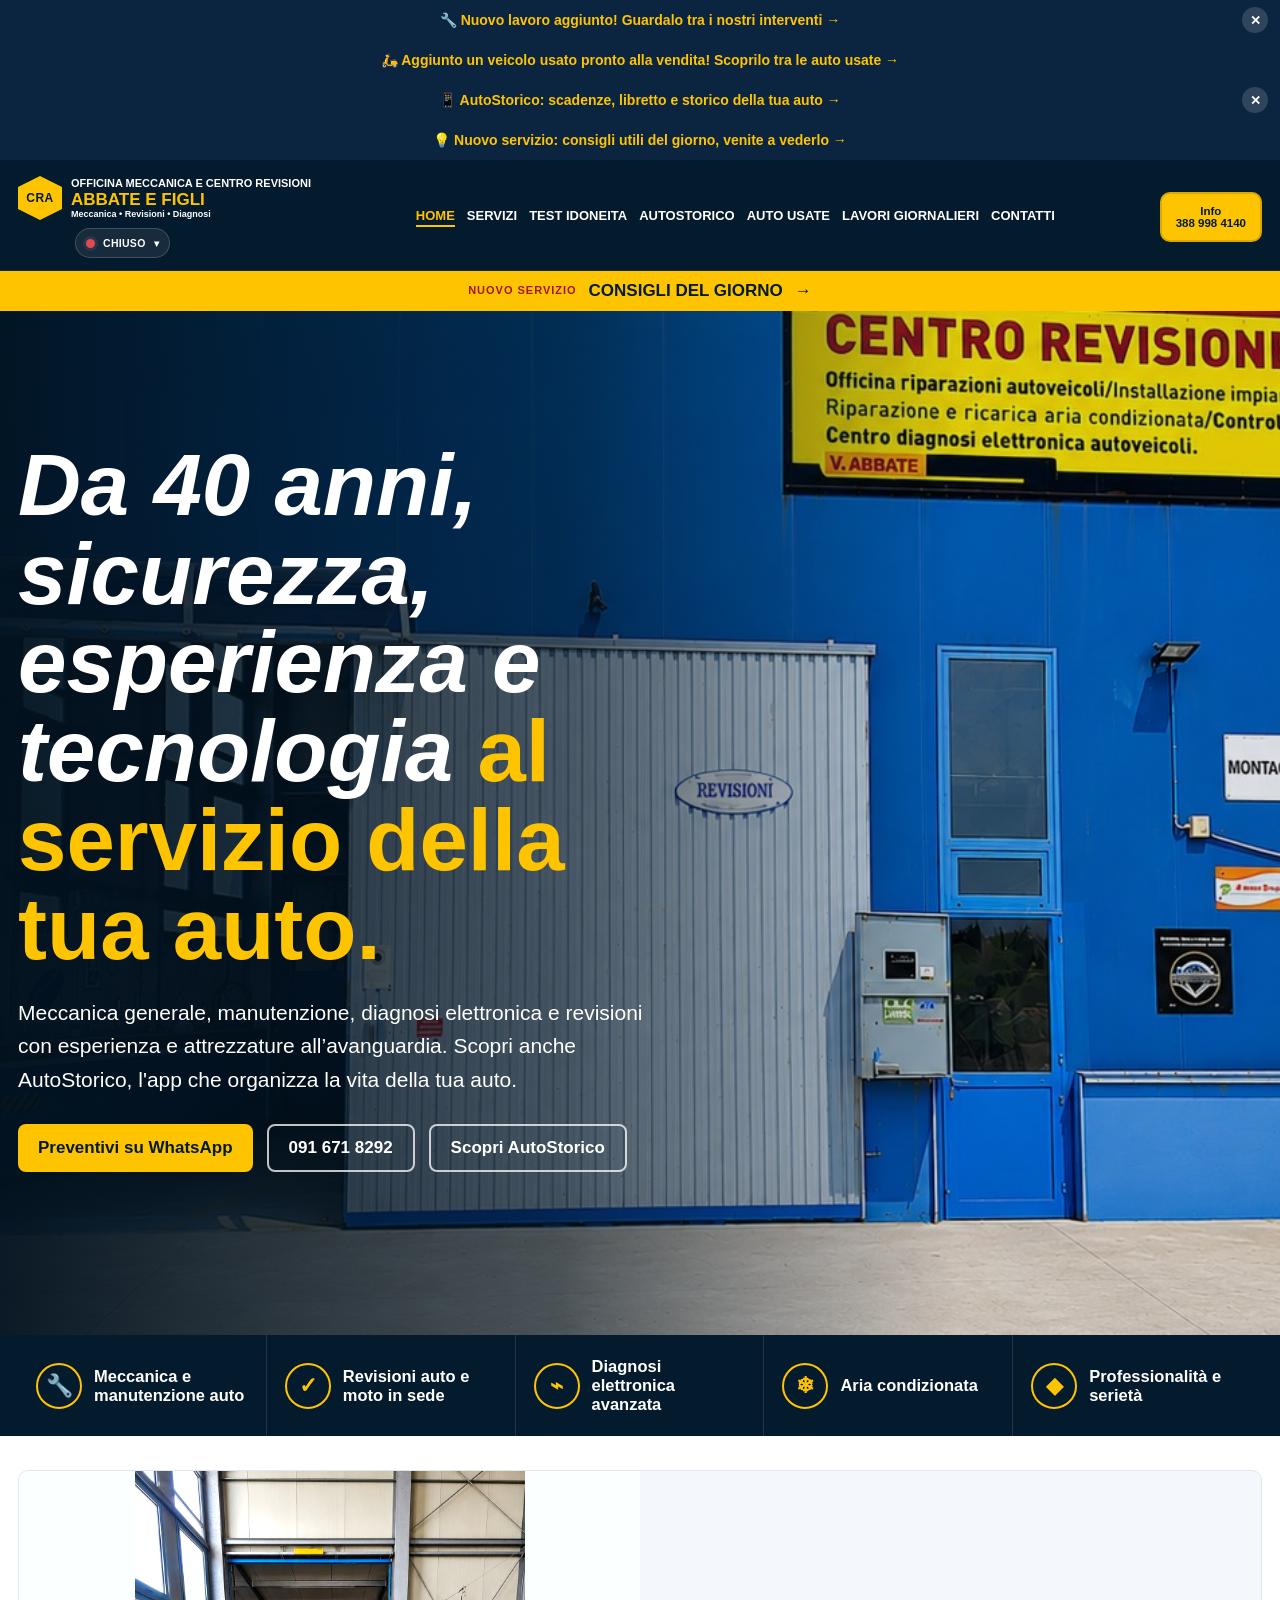
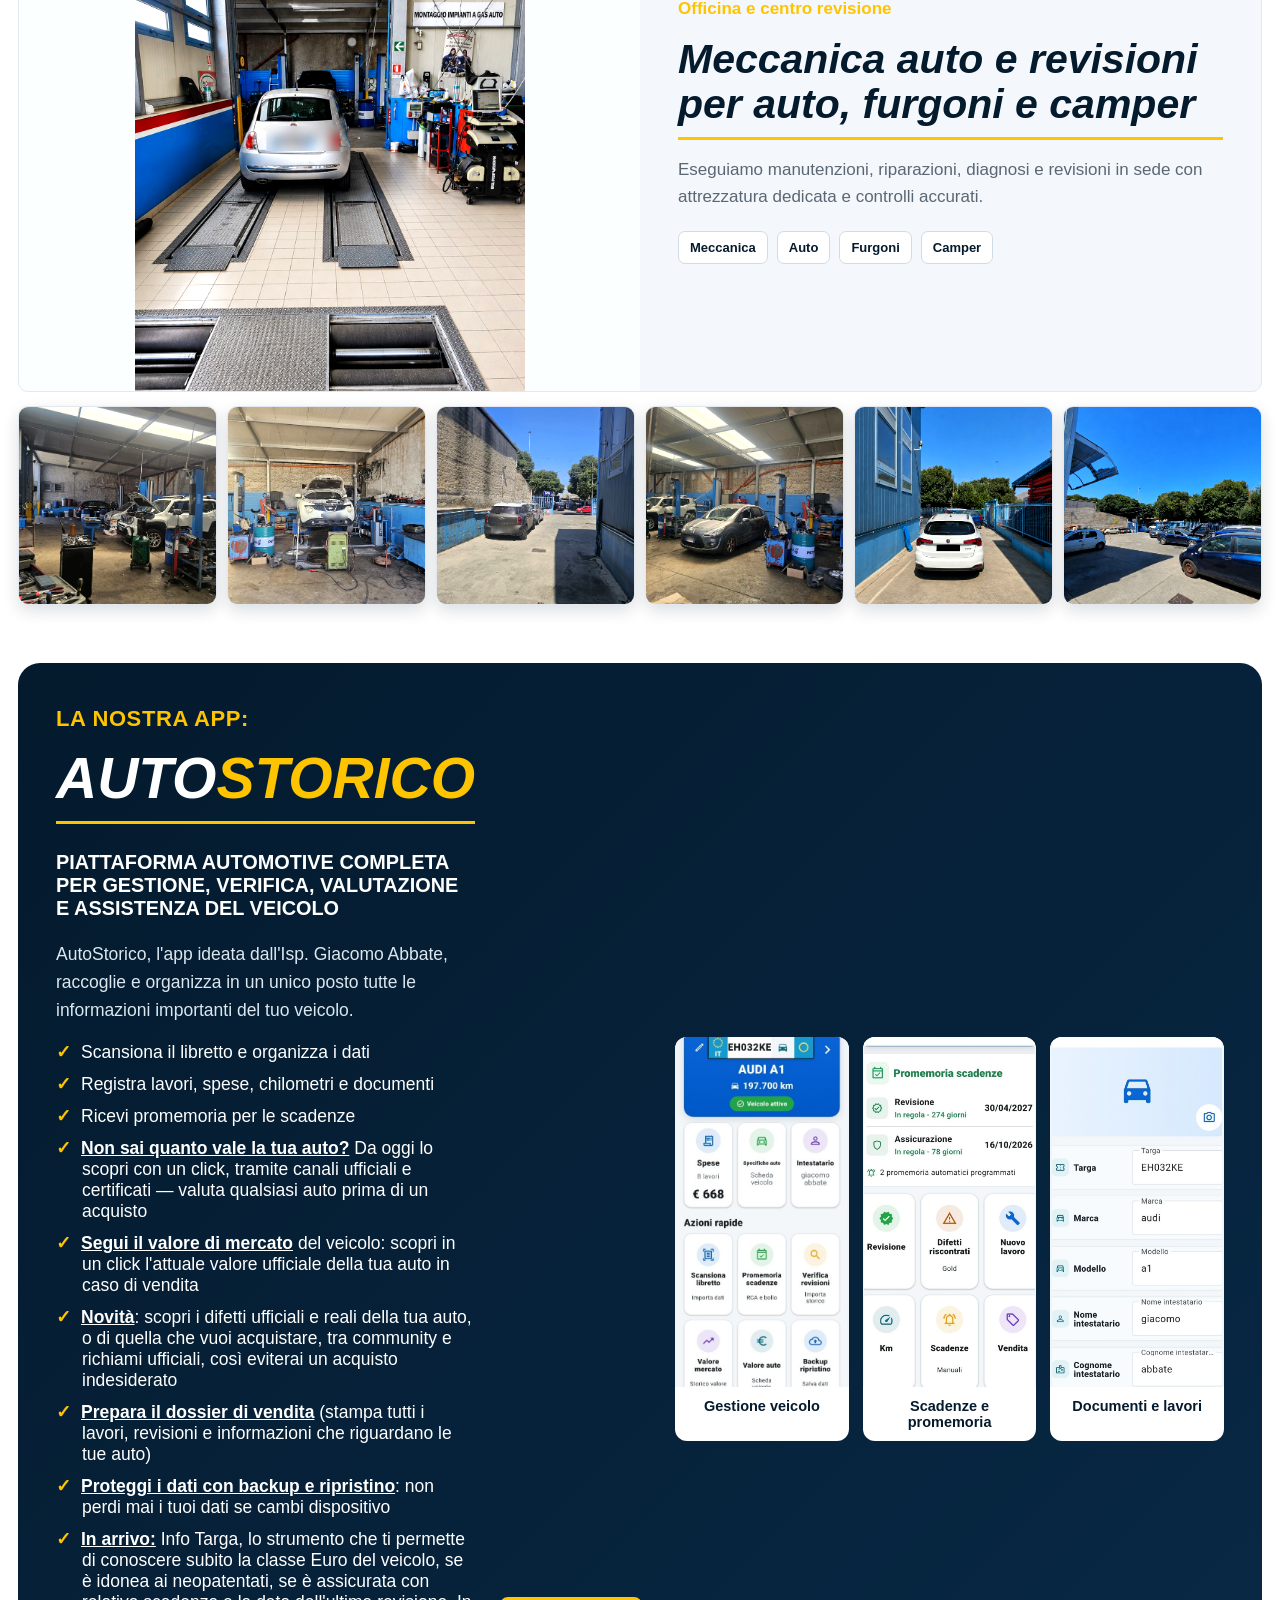
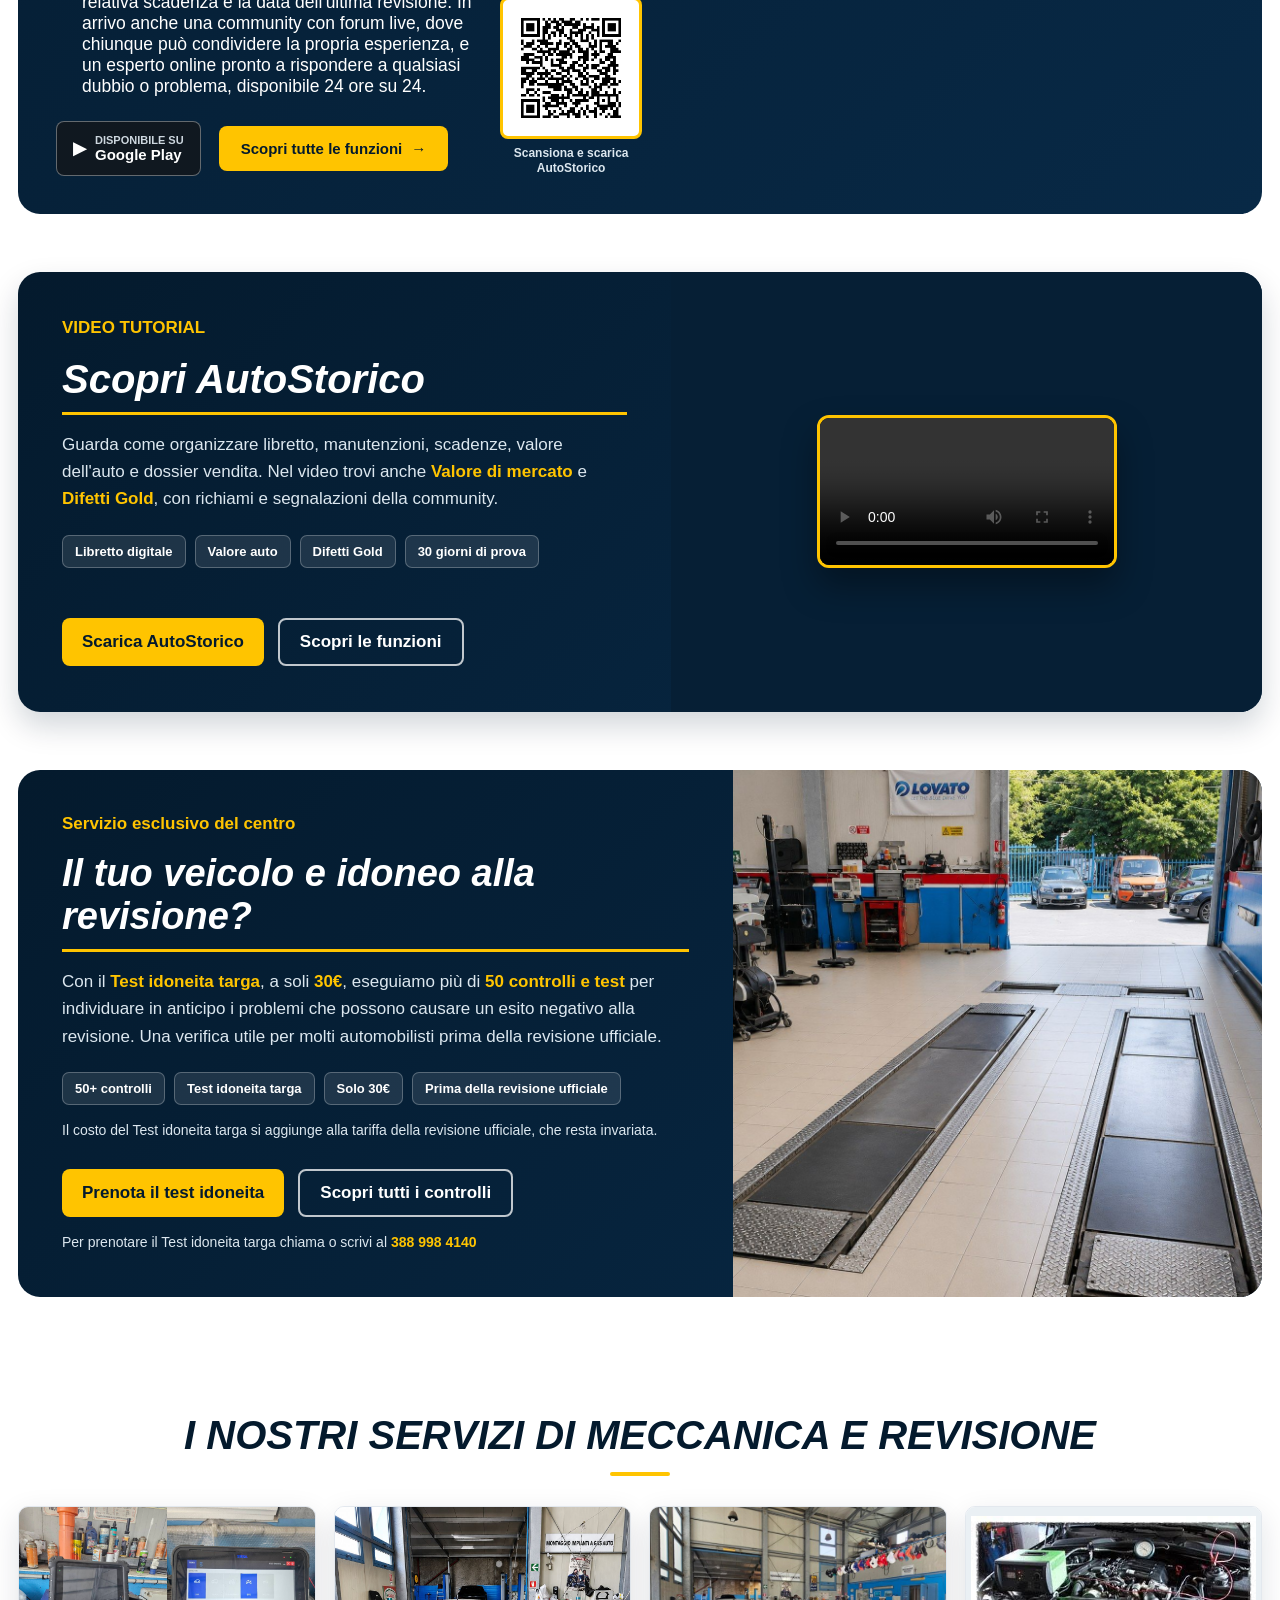
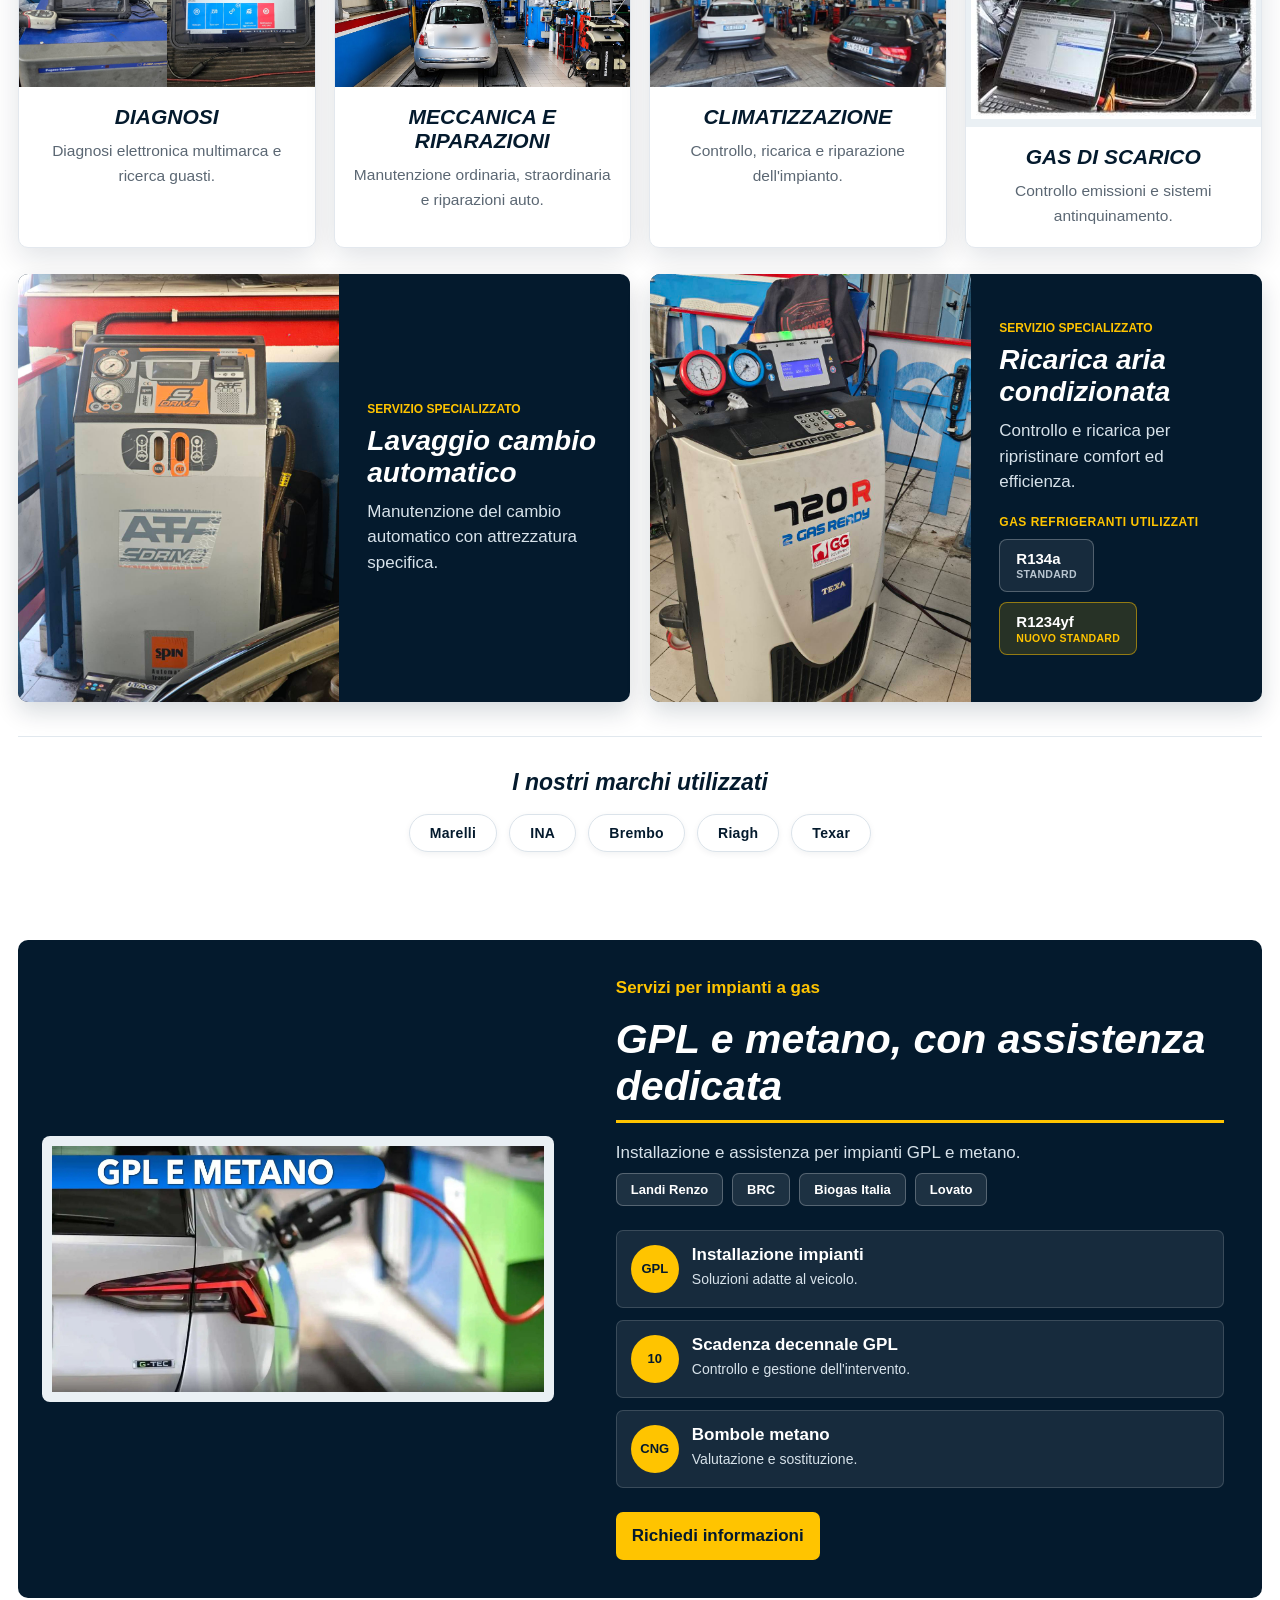
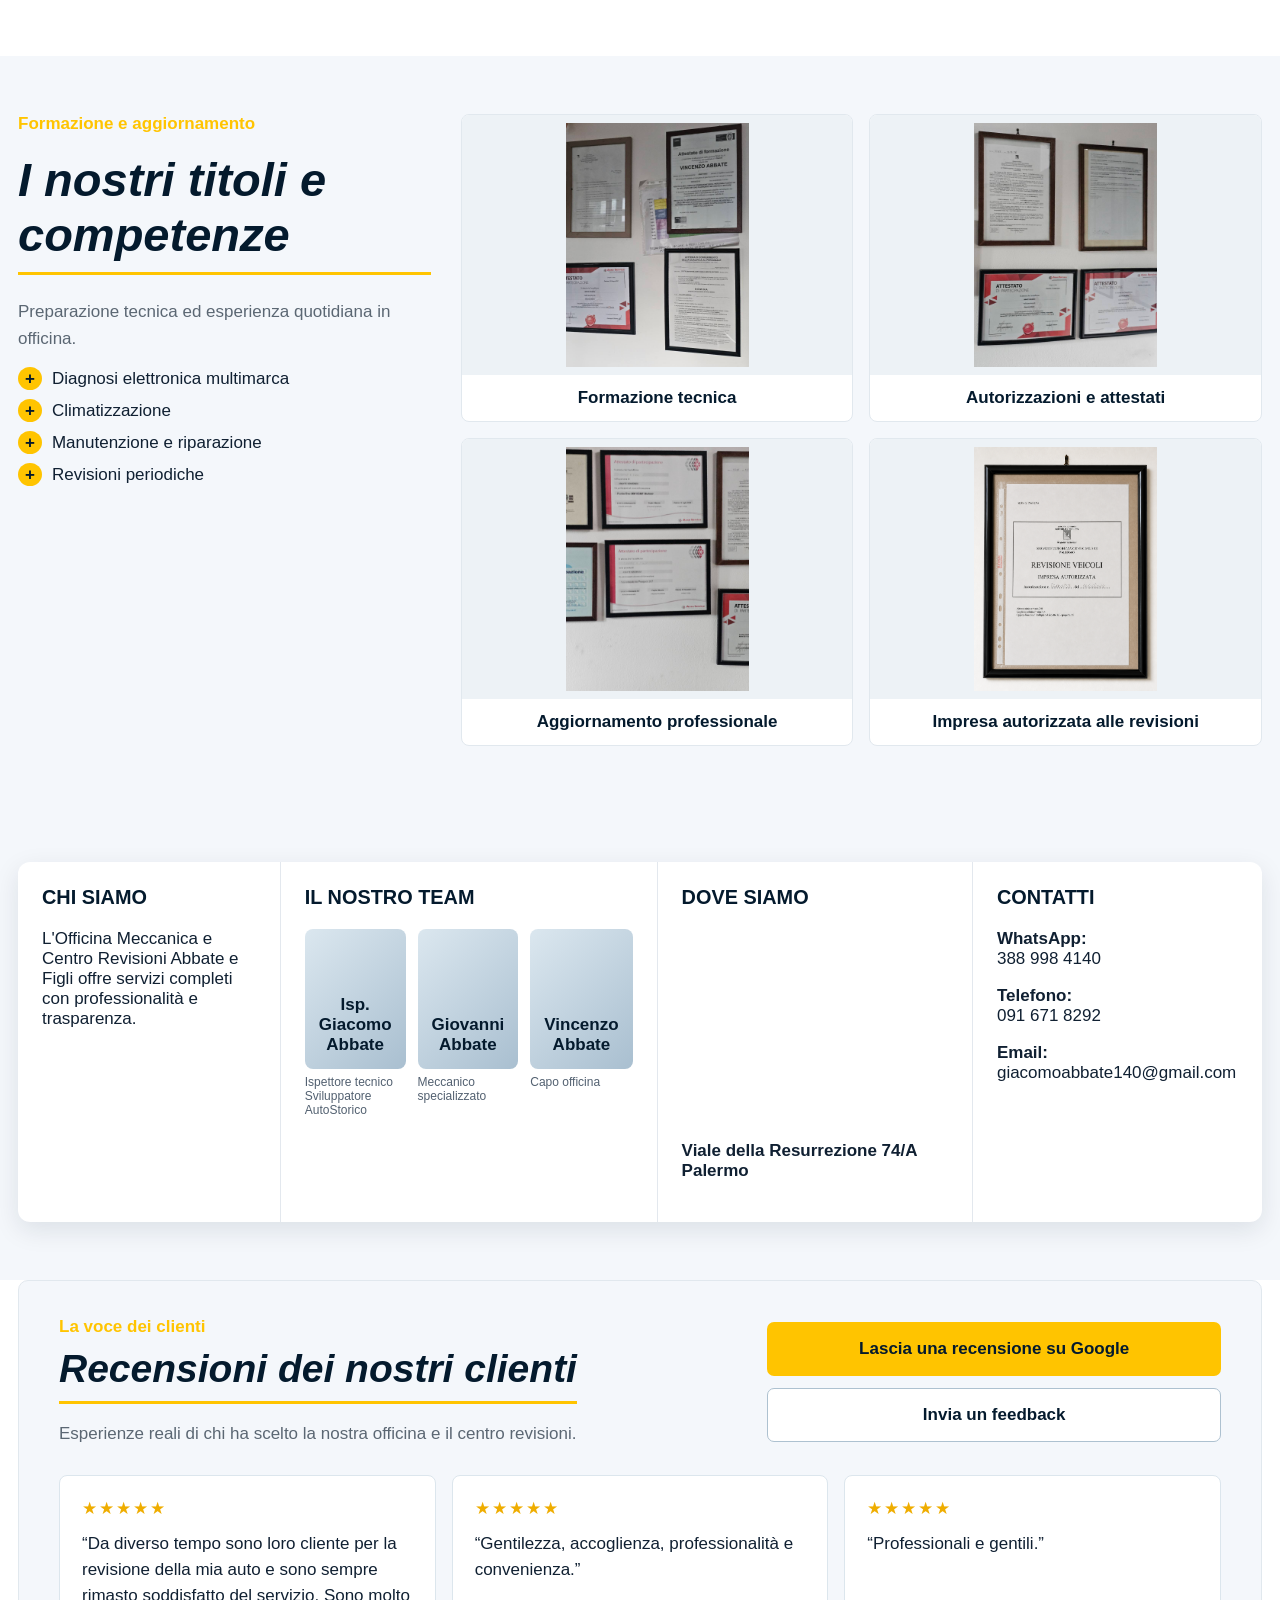
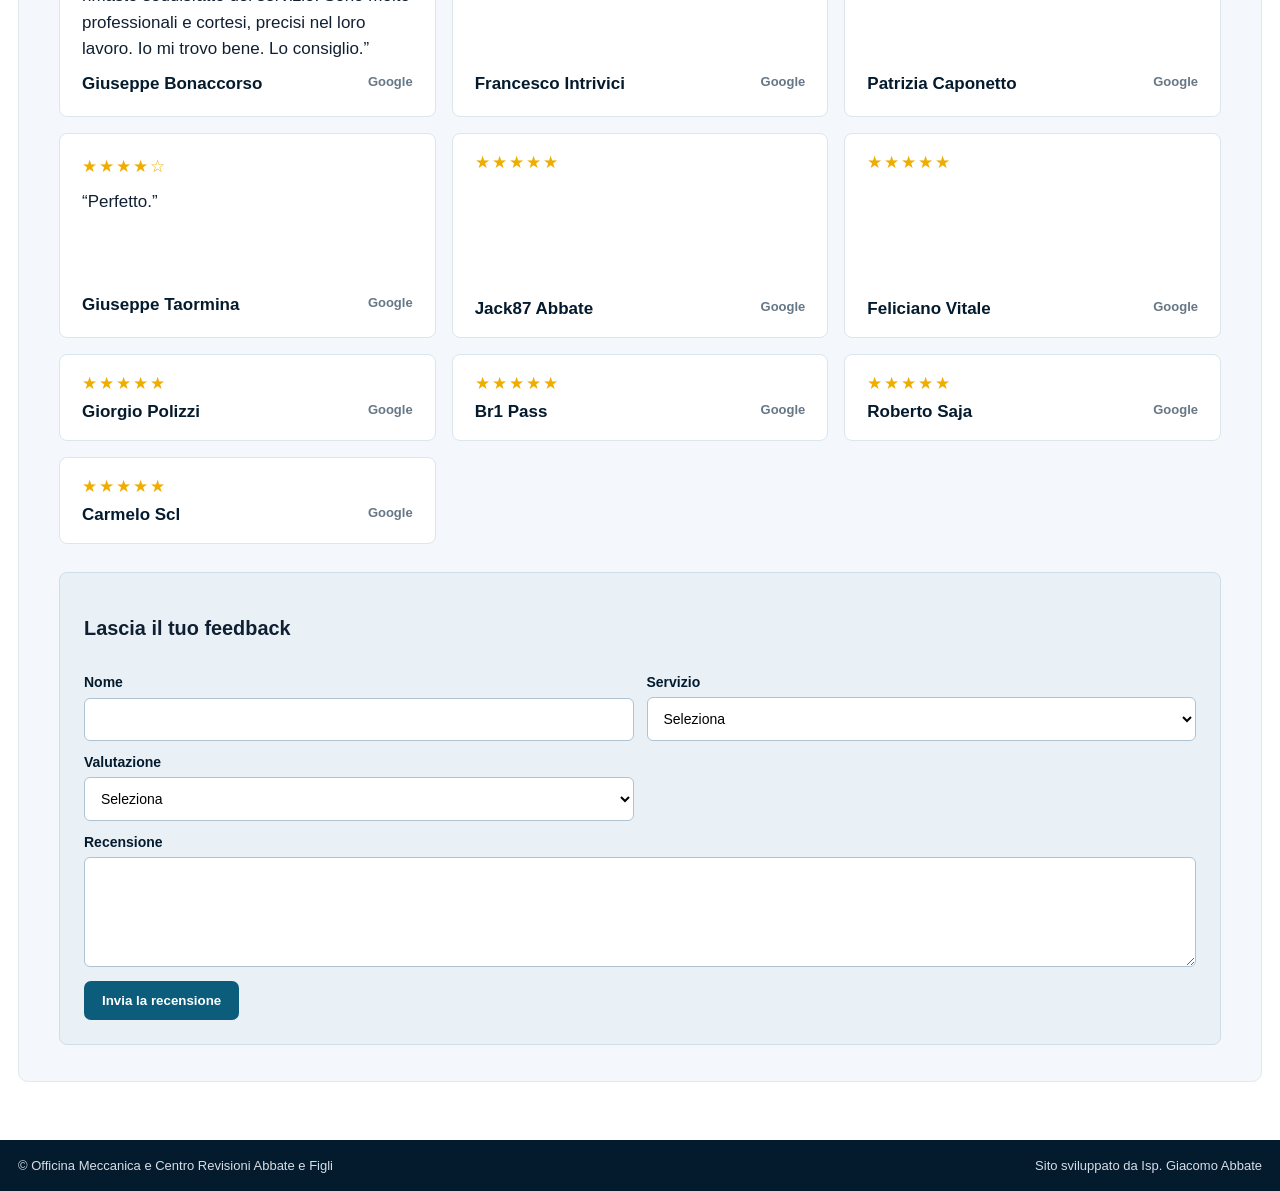
<file: index.html>
<!doctype html>
<html lang="it">
<head>
<script>
/* Esclude le visite del proprietario da Google Analytics.
   Apri una volta ?no_track=1 per disattivare il tracciamento su questo dispositivo, ?no_track=0 per riattivarlo. */
(function(){
  try {
    var p = new URLSearchParams(location.search).get('no_track');
    if (p === '1') localStorage.setItem('no_track', '1');
    if (p === '0') localStorage.removeItem('no_track');
    if (localStorage.getItem('no_track') === '1') window['ga-disable-G-HGBM2XETY7'] = true;
  } catch (e) {}
})();
</script>
<script async src="https://www.googletagmanager.com/gtag/js?id=G-HGBM2XETY7"></script>
<script>
  window.dataLayer = window.dataLayer || [];
  function gtag(){dataLayer.push(arguments);}
  gtag('js', new Date());
  gtag('config', 'G-HGBM2XETY7');
</script>

<meta charset="utf-8">
<meta name="viewport" content="width=device-width, initial-scale=1">
<title>Officina Meccanica e Centro Revisioni Abbate e Figli | Palermo</title>
<meta name="description" content="Officina Meccanica e Centro Revisioni Abbate e Figli a Palermo: meccanica auto, revisioni, diagnosi, manutenzione, GPL e AutoStorico.">
<meta name="robots" content="index, follow">
<link rel="canonical" href="https://abbaterevisioniauto.it/">
<meta property="og:locale" content="it_IT">
<meta property="og:type" content="website">
<meta property="og:title" content="Officina Meccanica e Centro Revisioni Abbate e Figli">
<meta property="og:description" content="Meccanica auto, revisioni, diagnosi e manutenzione a Palermo. Scopri anche AutoStorico.">
<meta property="og:url" content="https://abbaterevisioniauto.it/">
<meta property="og:image" content="https://abbaterevisioniauto.it/assets/centro_revisione_auto.jpg">
<meta name="twitter:card" content="summary_large_image">
<script type="application/ld+json">{"@context":"https://schema.org","@type":"AutoRepair","@id":"https://abbaterevisioniauto.it/#officina","name":"Officina Meccanica e Centro Revisioni Abbate e Figli","url":"https://abbaterevisioniauto.it/","image":"https://abbaterevisioniauto.it/assets/centro_revisione_auto.jpg","telephone":"+39 091 671 8292","address":{"@type":"PostalAddress","streetAddress":"Viale della Resurrezione 74/A","addressLocality":"Palermo","addressRegion":"PA","postalCode":"90146","addressCountry":"IT"},"areaServed":"Palermo"}</script>
<style>
body{opacity:0;animation:pageFadeIn .4s ease forwards;transition:opacity .28s ease}@keyframes pageFadeIn{to{opacity:1}}body.fade-out{opacity:0!important;animation:none}
:root{--navy:#041a2d;--navy2:#082946;--yellow:#ffc400;--white:#fff;--text:#102032;--muted:#5b6773;--light:#f4f7fb;--green:#20b35a;--line:#dfe7ee}
*{box-sizing:border-box}html{scroll-behavior:smooth}body{margin:0;font-family:Arial,Helvetica,sans-serif;color:var(--text);background:#fff;font-size:17px}img{display:block;width:100%}img:not(.logo-badge){transition:filter .2s ease}a{text-decoration:none;color:inherit}.wrap{width:min(1440px,calc(100% - 36px));margin:auto}
header{position:sticky;top:0;z-index:50;background:var(--navy);color:white;border-bottom:1px solid rgba(255,255,255,.08)}.revision-notice{background:var(--yellow);color:var(--navy);font-weight:900;font-size:14px;text-align:center;padding:9px 18px}.revision-notice span{display:inline-block;margin:0 7px}.topbar{min-height:68px;display:flex;align-items:center;gap:22px;padding:16px 0 12px}.logo-block{display:flex;flex-direction:column;gap:8px;margin-right:auto}.logo{display:flex;align-items:center;gap:13px;font-weight:900;line-height:1}.logo-badge{width:52px;height:52px;background:var(--yellow);color:var(--navy);display:grid;place-items:center;clip-path:polygon(50% 0%,100% 25%,100% 75%,50% 100%,0% 75%,0% 25%);transition:transform .25s ease;font-size:14px;font-weight:900;letter-spacing:.5px}.logo:hover .logo-badge{transform:rotate(8deg) scale(1.05)}.logo span{font-size:15px}.logo-line1{display:block}.logo strong{display:block;color:var(--yellow);font-size:22px;margin-top:4px}.logo small{display:block;margin-top:4px}.desktop-nav{display:flex;align-items:center;justify-content:center;flex:1;gap:22px;font-weight:800;font-size:17.5px;white-space:nowrap}.desktop-nav a{position:relative;padding-bottom:4px;transition:color .2s ease}.desktop-nav a:after{content:"";position:absolute;left:0;bottom:0;width:0;height:2px;background:var(--yellow);transition:width .25s ease}.desktop-nav a:hover,.desktop-nav a.active{color:var(--yellow)}.desktop-nav a:hover:after,.desktop-nav a.active:after{width:100%}.wa-btn,.primary-btn,.outline-btn{display:inline-flex;align-items:center;justify-content:center;border-radius:8px;font-weight:900;transition:transform .2s ease,box-shadow .2s ease}.wa-btn:hover,.primary-btn:hover{transform:translateY(-3px);box-shadow:0 10px 20px rgba(255,196,0,.35)}.outline-btn:hover{transform:translateY(-3px);background:rgba(255,255,255,.12)}.wa-btn{background:var(--yellow);color:var(--navy);padding:13px 18px;white-space:nowrap;text-align:center;border:2px solid #d9a900;border-radius:10px}.primary-btn{background:var(--yellow);color:var(--navy);padding:14px 20px}.outline-btn{border:2px solid rgba(255,255,255,.75);color:white;padding:12px 20px}.menu-toggle{display:none;border:2px solid var(--yellow);background:transparent;color:#fff;border-radius:7px;padding:10px 13px;font-weight:900;cursor:pointer}.mobile-nav{display:none;background:#06243c;border-top:1px solid rgba(255,255,255,.12);padding:10px 18px 16px}.mobile-nav.is-open{display:grid}.mobile-nav a{padding:14px 5px;border-bottom:1px solid rgba(255,255,255,.12);font-weight:900;font-size:17px}.mobile-nav a:last-child{border-bottom:0}.hours-widget{position:relative;margin-right:0;margin-left:65px}.hours-toggle{display:flex;align-items:center;gap:8px;background:rgba(255,255,255,.08);border:1px solid rgba(255,255,255,.18);border-radius:999px;padding:9px 14px;color:#fff;font-weight:900;font-size:12px;cursor:pointer;white-space:nowrap;letter-spacing:.3px}.hours-toggle:hover{background:rgba(255,255,255,.14)}.hours-dot{width:9px;height:9px;border-radius:50%;background:#8a939c;flex:none;box-shadow:0 0 0 3px rgba(255,255,255,.06)}.hours-widget.is-open .hours-toggle{background:rgba(255,255,255,.16)}.hours-widget.is-open .hours-caret{transform:rotate(180deg)}.hours-caret{transition:transform .2s ease;font-size:10px}.hours-widget[data-status="open"] .hours-dot{background:#22c55e}.hours-widget[data-status="break"] .hours-dot{background:#f5b400}.hours-widget[data-status="closed"] .hours-dot{background:#e5484d}
.hours-panel{display:none;position:absolute;top:calc(100% + 10px);left:0;background:#fff;color:var(--text);border-radius:12px;box-shadow:0 18px 40px rgba(2,10,18,.28);padding:18px 20px;width:270px;z-index:60}.hours-widget.is-open .hours-panel{display:block}.hours-title{font-weight:900;color:var(--navy);font-size:12.5px;letter-spacing:.4px;margin-bottom:10px}.hours-row{display:flex;justify-content:space-between;gap:10px;font-size:13.5px;padding:6px 0;border-top:1px solid #eef1f4}.hours-row:first-of-type{border-top:none}.hours-status{margin-top:12px;padding-top:12px;border-top:1px solid #eef1f4;font-weight:800;font-size:13.5px}.hours-widget[data-status="open"] .hours-status{color:#188a4a}.hours-widget[data-status="break"] .hours-status{color:#9a6c00}.hours-widget[data-status="closed"] .hours-status{color:#c23c3c}
@media(max-width:700px){.hours-widget{margin-right:6px}.hours-toggle{font-size:10px;padding:7px 10px}.hours-panel{left:auto;right:0;width:250px}}
.hero{min-height:590px;color:#fff;display:flex;align-items:center;background-color:#082946;background-image:linear-gradient(90deg,rgba(2,18,31,.96) 0%,rgba(2,18,31,.68) 44%,rgba(2,18,31,.12) 75%),url('assets/officina_2.jpg');background-size:cover,cover;background-position:center,center 22%;background-repeat:no-repeat}.hero-copy{max-width:700px;padding:72px 0 105px}.kicker{color:var(--yellow);font-weight:900;margin-bottom:18px}.hero h1{font-size:clamp(52px,6.8vw,88px);line-height:1.02;margin:0 0 22px;font-style:italic}.hero h1 em{font-style:normal;color:var(--yellow)}.hero p{font-size:21px;line-height:1.6;max-width:650px}.actions{display:flex;gap:14px;flex-wrap:wrap;margin-top:28px}
.quickbar{background:var(--navy);color:white}.quickgrid{display:grid;grid-template-columns:repeat(5,1fr)}.quickitem{padding:22px 18px;border-right:1px solid rgba(255,255,255,.12);display:flex;gap:12px;align-items:center;font-weight:700;font-size:16.5px}.quickitem:last-child{border-right:0}.icon{width:46px;height:46px;border:2px solid var(--yellow);border-radius:50%;display:grid;place-items:center;color:var(--yellow);font-size:22px;flex:0 0 auto}
.revision-feature{padding:34px 0 0;background:#fff}.revision-feature-inner{display:grid;grid-template-columns:1fr 1fr;background:#f4f7fb;border:1px solid #e1e8ee;border-radius:10px;overflow:hidden}.revision-feature img{height:520px;width:100%;object-fit:contain;background:#e9edf1;filter:contrast(1.08) saturate(1.08) brightness(1.04)}.revision-feature-copy{padding:38px;display:flex;flex-direction:column;justify-content:center}.revision-feature-copy h2{margin:0 0 16px;color:var(--navy);font-size:41px;line-height:1.1;font-style:italic;display:inline-block;padding-bottom:10px;border-bottom:3px solid var(--yellow)}.revision-feature-copy p{margin:0;color:var(--muted);font-size:17px;line-height:1.6}.revision-feature-tags{display:flex;flex-wrap:wrap;gap:9px;margin-top:21px}.revision-feature-tags span{background:#fff;border:1px solid #cfdce6;border-radius:7px;padding:8px 11px;color:var(--navy);font-weight:900;font-size:13px}
section{padding:58px 0}.section-title{text-align:center;font-size:40px;margin:0 0 30px;color:var(--navy);font-style:italic}.section-title:after{content:"";display:block;width:60px;height:4px;background:var(--yellow);margin:14px auto 0;border-radius:10px}.services{display:grid;grid-template-columns:repeat(4,1fr);gap:18px}.service-card{background:#fff;border-radius:10px;overflow:hidden;box-shadow:0 10px 30px rgba(7,28,48,.12);border:1px solid #e3e8ee;transition:transform .3s ease,box-shadow .3s ease}.service-card:hover{transform:translateY(-8px);box-shadow:0 20px 42px rgba(7,28,48,.22)}.service-card img{height:180px;object-fit:cover;transition:transform .4s ease}.service-card:hover img{transform:scale(1.07)}.service-card.gas-service img{height:220px;object-fit:contain;object-position:center;background:#eaf0f4;padding:5px}.diagnostic-images{display:grid;grid-template-columns:1fr 1fr;height:180px;overflow:hidden;background:#edf2f6}.service-card .diagnostic-images img{width:100%;height:180px;object-fit:cover}.service-card .body{padding:18px;text-align:center}.service-card h3{margin:0 0 10px;color:var(--navy);font-size:21px;font-style:italic}.service-card p{margin:0;color:var(--muted);font-size:15.5px;line-height:1.6}.featured-services{display:grid;grid-template-columns:repeat(2,1fr);gap:20px;margin-top:26px}.featured-service{display:grid;grid-template-columns:1.05fr .95fr;min-height:240px;background:var(--navy);color:#fff;border-radius:10px;overflow:hidden;box-shadow:0 10px 24px rgba(7,28,48,.16);transition:transform .3s ease,box-shadow .3s ease}.featured-service:hover{transform:translateY(-6px);box-shadow:0 18px 36px rgba(7,28,48,.3)}.featured-service img{height:100%;min-height:240px;object-fit:cover;transition:transform .4s ease}.featured-service:hover img{transform:scale(1.06)}.featured-service .body{padding:28px;display:flex;flex-direction:column;justify-content:center}.featured-service .eyebrow{color:var(--yellow);font-size:12px;font-weight:900;margin-bottom:9px}.featured-service h3{margin:0 0 10px;font-size:28px;font-style:italic}.featured-service p{margin:0;color:#d7e2ea;line-height:1.5}
.gas-services{padding:0 0 58px;background:#fff}.gas-services-inner{display:grid;grid-template-columns:.9fr 1.1fr;background:var(--navy);border-radius:10px;overflow:hidden;color:#fff}.gas-services-inner>img{width:calc(100% - 48px);height:auto;max-height:430px;align-self:center;justify-self:center;object-fit:contain;background:#eaf0f4;border-radius:8px;padding:10px}.gas-services-copy{padding:38px}.gas-services-copy h2{margin:0 0 16px;font-size:41px;font-style:italic;display:inline-block;padding-bottom:10px;border-bottom:3px solid var(--yellow)}.gas-services-copy>p{margin:0;color:#d7e2ea;font-size:17px;line-height:1.6}.gas-services-list{display:grid;gap:12px;margin:24px 0}.gas-services-item{display:grid;grid-template-columns:48px 1fr;gap:13px;align-items:start;background:rgba(255,255,255,.08);border:1px solid rgba(255,255,255,.15);border-radius:7px;padding:14px}.gas-service-badge{width:48px;height:48px;display:grid;place-items:center;border-radius:50%;background:var(--yellow);color:var(--navy);font-size:13px;font-weight:900}.gas-services-item h3{margin:0 0 4px;font-size:17px}.gas-services-item p{margin:0;color:#d7e2ea;font-size:14px;line-height:1.45}.gas-services-link{display:inline-flex;align-items:center;justify-content:center;min-height:48px;padding:10px 16px;background:var(--yellow);border-radius:7px;color:var(--navy);font-weight:900;transition:transform .2s ease,box-shadow .2s ease}.gas-services-link:hover{transform:translateY(-3px);box-shadow:0 10px 20px rgba(255,196,0,.35)}
.reviews-section{padding:0 0 58px;background:#fff}.reviews-panel{display:grid;grid-template-columns:1.2fr .8fr;gap:28px;align-items:center;background:#f4f7fb;border:1px solid #e1e8ee;border-radius:10px;padding:36px 40px}.reviews-copy .kicker{margin-bottom:10px}.reviews-copy h2{margin:0 0 16px;color:var(--navy);font-size:39px;font-style:italic;display:inline-block;padding-bottom:10px;border-bottom:3px solid var(--yellow)}.reviews-copy p{margin:0;color:var(--muted);font-size:17px;line-height:1.6}.reviews-actions{display:grid;gap:12px}.review-cta,.review-secondary{display:flex;align-items:center;justify-content:center;min-height:54px;border-radius:7px;padding:12px 18px;text-align:center;font-weight:900;transition:transform .2s ease,box-shadow .2s ease}.review-cta:hover,.review-secondary:hover{transform:translateY(-3px);box-shadow:0 10px 20px rgba(7,28,48,.18)}.review-cta{background:var(--yellow);color:var(--navy)}.review-secondary{border:1px solid #adc1d0;color:var(--navy);background:#fff}.reviews-grid{grid-column:1/-1;display:grid;grid-template-columns:repeat(3,1fr);gap:16px}.review-card{display:flex;flex-direction:column;gap:12px;min-height:205px;background:#fff;border:1px solid #dce6ed;border-radius:8px;padding:22px;transition:transform .3s ease,box-shadow .3s ease}.review-card:hover{transform:translateY(-5px);box-shadow:0 14px 28px rgba(7,28,48,.14)}.review-card.star-only{min-height:auto;justify-content:center;gap:8px;padding:18px 22px}.review-card blockquote{margin:0;line-height:1.55}.review-author{margin-top:auto;display:flex;justify-content:space-between;gap:12px;color:var(--navy);font-weight:900}.review-meta{font-size:13px;color:#667786}.review-stars{color:#efad00;letter-spacing:2px}.review-footer{grid-column:1/-1;color:var(--muted)}.review-form{grid-column:1/-1;display:grid;gap:14px;padding:24px;background:#eaf1f6;border:1px solid #cfdee8;border-radius:8px}.review-form-grid{display:grid;grid-template-columns:repeat(2,1fr);gap:13px}.review-field{display:grid;gap:7px;font-size:14px;font-weight:900;color:var(--navy)}.review-field.full{grid-column:1/-1}.review-field input,.review-field select,.review-field textarea{width:100%;border:1px solid #aec2d1;border-radius:6px;background:#fff;font:inherit;font-weight:400;padding:12px}.review-field textarea{min-height:110px}.review-submit{justify-self:start;padding:12px 18px;border:0;border-radius:7px;background:#0b5d7b;color:#fff;font-weight:900}
.brands-strip{display:flex;flex-wrap:wrap;gap:9px;margin:6px 0 20px}.brands-strip span{background:rgba(255,255,255,.1);border:1px solid rgba(255,255,255,.25);border-radius:7px;padding:8px 14px;font-weight:900;font-size:13px;color:#fff}.brands-strip-light{margin:0 0 22px}.brands-strip-light span{background:#fff;border:1px solid #dbe3ea;color:var(--navy);box-shadow:0 2px 6px rgba(7,28,48,.06)}
.play-btn{display:inline-flex;align-items:center;gap:9px;background:#101820;color:#fff;border:1px solid rgba(255,255,255,.35);border-radius:8px;padding:12px 16px;font-weight:900}.play-btn small{display:block;font-weight:700;color:#cdd7df;font-size:11px}.play-btn strong{display:block;font-size:15px}
.auto-ctas{display:flex;flex-wrap:wrap;align-items:center;gap:18px;margin-top:24px}.auto-explore-btn{display:inline-flex;align-items:center;gap:9px;background:var(--yellow);color:var(--navy);font-weight:900;font-size:15px;padding:14px 22px;border-radius:8px;transition:transform .2s ease,box-shadow .2s ease,gap .2s ease}.auto-explore-btn:hover{transform:translateY(-3px);box-shadow:0 10px 20px rgba(255,196,0,.35);gap:13px}
.promo-banner{background:linear-gradient(90deg,#e63946,#ff4757,#e63946);background-size:200% 100%;animation:promoGlow 2.2s ease-in-out infinite;color:#fff;text-align:center;padding:18px 16px;font-weight:900;border-bottom:3px solid #8f1414;display:flex;flex-wrap:wrap;align-items:center;justify-content:center;gap:12px 20px;box-shadow:0 4px 18px rgba(230,57,70,.45)}.promo-banner .promo-text{font-size:21px;letter-spacing:.2px;text-shadow:0 2px 6px rgba(0,0,0,.25)}.promo-banner .promo-old{text-decoration:line-through;opacity:.8;font-weight:700;font-size:18px}.promo-banner .promo-new{background:var(--yellow);color:var(--navy);padding:4px 14px;border-radius:8px;font-size:26px;font-weight:900;display:inline-block;box-shadow:0 3px 8px rgba(0,0,0,.25)}.promo-banner .promo-cta{background:#fff;color:#c81e1e;padding:11px 26px;border-radius:24px;font-weight:900;font-size:17px;white-space:nowrap;box-shadow:0 4px 14px rgba(0,0,0,.3);animation:promoPulse 1.6s ease-in-out infinite}@keyframes promoGlow{0%,100%{background-position:0% 50%}50%{background-position:100% 50%}}@keyframes promoPulse{0%,100%{transform:scale(1)}50%{transform:scale(1.06)}}@media(max-width:700px){.promo-banner{padding:16px 14px}.promo-banner .promo-text{font-size:16.5px}.promo-banner .promo-new{font-size:21px}.promo-banner .promo-cta{font-size:15px;padding:9px 20px}}.gas-tags-label{color:var(--yellow);font-size:12px;font-weight:900;letter-spacing:.5px;text-transform:uppercase;margin-top:20px;margin-bottom:10px}.gas-tags{display:flex;flex-wrap:wrap;gap:10px}.gas-tag{display:flex;flex-direction:column;background:rgba(255,255,255,.08);border:1px solid rgba(255,255,255,.25);border-radius:8px;padding:9px 16px;font-weight:900;font-size:15px;color:#fff;line-height:1.3}.gas-tag small{font-weight:700;font-size:10.5px;color:#b9c6d1;text-transform:uppercase;letter-spacing:.3px}.gas-tag-new{background:rgba(255,196,0,.14);border-color:rgba(255,196,0,.5)}.gas-tag-new small{color:var(--yellow)}
.used-brands{margin-top:34px;padding:32px 20px 8px;border-top:1px solid #e1e8ee;text-align:center}.used-brands-label{font-weight:900;color:var(--navy);font-size:23px;font-style:italic;margin-bottom:18px}.used-brands .brands-strip{justify-content:center;gap:12px}.used-brands .brands-strip span{font-size:14px;padding:10px 20px;border-radius:999px;letter-spacing:.3px;transition:transform .2s ease,box-shadow .2s ease}.used-brands .brands-strip span:hover{transform:translateY(-3px);box-shadow:0 10px 18px rgba(7,28,48,.14)}
.workshop-gallery{margin-top:14px}.workshop-gallery-grid{display:grid;grid-template-columns:repeat(6,1fr);gap:10px}.workshop-gallery-grid figure{margin:0;border-radius:10px;overflow:hidden;box-shadow:0 6px 16px rgba(7,28,48,.14);border:1px solid #e3e8ee;aspect-ratio:1/1;transition:transform .25s ease,box-shadow .25s ease}.workshop-gallery-grid figure:hover{transform:translateY(-4px);box-shadow:0 14px 28px rgba(7,28,48,.22)}.workshop-gallery-grid img{width:100%;height:100%;object-fit:cover;display:block}@media(max-width:900px){.workshop-gallery-grid{grid-template-columns:repeat(3,1fr)}}@media(max-width:520px){.workshop-gallery-grid{grid-template-columns:repeat(2,1fr);gap:8px}}
@media(max-width:700px){.vp-body h2{font-size:19px}.vp-body p{font-size:14px}}
.qualifications{background:#f4f7fb}.qualifications-grid{display:grid;grid-template-columns:.85fr 1.65fr;gap:30px}.qualification-copy h2{margin:0 0 6px;color:var(--navy);font-size:47px;font-style:italic;display:inline-block;padding-bottom:10px;border-bottom:3px solid var(--yellow)}.qualification-copy p{color:var(--muted);font-size:17px;line-height:1.6}.qualification-list{list-style:none;padding:0;display:grid;gap:12px}.qualification-list li:before{content:"+";margin-right:10px;color:var(--navy);background:var(--yellow);border-radius:50%;padding:2px 7px;font-weight:900}.qualification-gallery{display:grid;grid-template-columns:repeat(2,1fr);gap:16px}.qualification-gallery figure{margin:0;background:#fff;border:1px solid #e1e8ee;border-radius:8px;overflow:hidden;transition:transform .3s ease,box-shadow .3s ease}.qualification-gallery figure:hover{transform:translateY(-6px);box-shadow:0 14px 30px rgba(7,28,48,.18)}.qualification-gallery img{height:260px;object-fit:contain;background:#edf2f6;padding:8px}.qualification-gallery figcaption{padding:13px;text-align:center;color:var(--navy);font-weight:900}
.autostorico{background:linear-gradient(135deg,var(--navy),var(--navy2));color:white;border-radius:22px;padding:38px}.auto-grid{display:grid;grid-template-columns:.9fr 1.7fr;gap:28px;align-items:center}.auto-copy .auto-kicker{color:var(--yellow);font-weight:900;font-size:22px;letter-spacing:.6px;margin:0 0 8px}.auto-copy h2{font-size:57px;margin:0 0 8px;font-style:italic;display:inline-block;padding-bottom:10px;border-bottom:3px solid var(--yellow)}.auto-copy h2 span{color:var(--yellow)}.auto-copy p{color:#dce7ef;line-height:1.6;font-size:17.5px}.auto-copy ul{list-style:none;padding:0;display:grid;gap:11px;font-size:17.5px}.auto-copy li{padding-left:26px;text-indent:-26px}.auto-copy li:before{content:"✓";color:var(--yellow);font-weight:900;margin-right:10px}.phones{display:flex;gap:14px;overflow-x:auto}.phone{margin:0;flex:0 0 calc((100% - 28px)/3);background:#fff;border-radius:12px;overflow:hidden;transition:transform .3s ease,box-shadow .3s ease}.phone:hover{transform:translateY(-6px);box-shadow:0 14px 30px rgba(0,0,0,.25)}.phone img{height:350px;object-fit:contain;background:#f2f5f8}.phone figcaption{padding:11px;text-align:center;color:var(--navy);font-size:14.5px;font-weight:900}
.info{background:#f4f7fb}.info-grid{display:grid;grid-template-columns:1fr 1.4fr 1.2fr 1.1fr;background:white;border-radius:12px;box-shadow:0 8px 26px rgba(5,28,48,.1);overflow:hidden}.info-box{padding:24px;border-right:1px solid #e3e8ee}.info-box:last-child{border-right:0}.info-box h3{color:var(--navy);margin-top:0}.team{display:grid;grid-template-columns:repeat(3,1fr);gap:12px}.person-photo{height:140px;border-radius:8px;background:linear-gradient(135deg,#dbe7ef,#a9bfd0);display:flex;align-items:flex-end;justify-content:center;padding:14px;color:var(--navy);font-weight:900;text-align:center}.role{font-size:12px;color:#526070;margin-top:6px}.map{width:100%;height:190px;border:0;border-radius:9px}footer{background:var(--navy);color:#d5dee7;padding:18px 0;font-size:13px}.footer-row{display:flex;justify-content:space-between;gap:20px;flex-wrap:wrap}
@media(max-width:1100px){.desktop-nav{display:none}.menu-toggle{display:block}.services{grid-template-columns:repeat(2,1fr)}.quickgrid{grid-template-columns:repeat(2,1fr)}.auto-grid,.qualifications-grid,.revision-feature-inner,.gas-services-inner,.reviews-panel{grid-template-columns:1fr}.featured-services{grid-template-columns:1fr}.reviews-grid{grid-template-columns:1fr}.review-form-grid{grid-template-columns:1fr}.review-field.full{grid-column:auto}.info-grid{grid-template-columns:1fr 1fr}}
@media(max-width:1300px) and (min-width:701px){.topbar{gap:12px}.logo{gap:9px}.logo-badge{width:44px;height:44px;font-size:12px}.logo span{font-size:11px}.logo-line1{white-space:nowrap}.logo strong{font-size:17px;margin-top:2px}.logo small{font-size:9px;margin-top:2px}.hours-widget{margin-left:57px}.desktop-nav{gap:12px;font-size:13px}.hours-toggle{font-size:10.5px;padding:8px 10px}.wa-btn{font-size:11.5px;padding:11px 14px}}
@media(max-width:700px){.revision-notice{font-size:12px}.topbar{min-height:78px;padding:10px 0;gap:10px;align-items:center}.logo-badge{width:42px;height:42px;border-width:3px;font-size:11px}.logo span{font-size:11px}.logo strong{font-size:16px}.logo small{font-size:9px}.wa-btn{font-size:10px;padding:9px}.menu-toggle{font-size:11px;padding:9px}.hero{min-height:610px;background-size:cover,cover;background-position:center,62% center}.hero-copy{padding:58px 0 80px}.hero h1{font-size:43px}.quickgrid,.services,.info-grid,.team{grid-template-columns:1fr}.qualification-gallery{grid-template-columns:repeat(2,1fr)}.featured-service{grid-template-columns:1fr}.phones{gap:12px}.phone{flex-basis:calc((100% - 12px)/2)}.autostorico{padding:24px}.auto-copy h2{font-size:36px}}
.app-video-promo{padding:0 0 58px;background:#fff}.app-video-inner{display:grid;grid-template-columns:1.05fr .95fr;background:linear-gradient(135deg,var(--navy),var(--navy2));border-radius:22px;overflow:hidden;color:#fff;box-shadow:0 14px 30px rgba(7,28,48,.18)}.app-video-copy{padding:44px;display:flex;flex-direction:column;justify-content:center}.app-video-copy h2{margin:0 0 16px;font-size:40px;line-height:1.15;font-style:italic;display:inline-block;padding-bottom:10px;border-bottom:3px solid var(--yellow)}.app-video-copy p{margin:0;color:#dce7ef;font-size:17px;line-height:1.6}.app-video-copy strong{color:var(--yellow)}.app-video-tags{display:flex;flex-wrap:wrap;gap:9px;margin:22px 0}.app-video-tags span{background:rgba(255,255,255,.1);border:1px solid rgba(255,255,255,.25);border-radius:7px;padding:8px 12px;font-weight:900;font-size:13px}.app-video-frame{min-height:440px;padding:22px;display:grid;place-items:center;background:#061f35}.app-video-frame video{display:block;width:min(100%,300px);max-height:560px;border:3px solid var(--yellow);border-radius:12px;background:#000;box-shadow:0 18px 34px rgba(0,0,0,.35)}@media(max-width:700px){.app-video-inner{grid-template-columns:1fr}.app-video-copy{padding:30px 24px}.app-video-copy h2{font-size:33px}.app-video-frame{min-height:0;padding:20px}.app-video-frame video{width:min(100%,310px);max-height:500px}}
.pre-revisione-promo{padding:0 0 58px;background:#fff}.pre-revisione-inner{display:grid;grid-template-columns:1.15fr .85fr;background:linear-gradient(135deg,var(--navy),var(--navy2));border-radius:22px;overflow:hidden;color:#fff}.pre-revisione-copy{padding:44px}.pre-revisione-copy h2{margin:0 0 16px;font-size:38px;line-height:1.15;font-style:italic;display:inline-block;padding-bottom:10px;border-bottom:3px solid var(--yellow)}.pre-revisione-copy p{margin:0;color:#dce7ef;font-size:17px;line-height:1.6}.pre-revisione-copy strong{color:var(--yellow)}.pre-revisione-tags{display:flex;flex-wrap:wrap;gap:9px;margin:22px 0 6px}.pre-revisione-tags span{background:rgba(255,255,255,.1);border:1px solid rgba(255,255,255,.25);border-radius:7px;padding:8px 12px;font-weight:900;font-size:13px}.pre-revisione-photo img{height:100%;min-height:340px;object-fit:cover}
.auto-copy{position:relative;padding-right:172px}.auto-site-qr{position:absolute;right:0;bottom:0;width:152px;display:grid;gap:7px;justify-items:center;color:#fff;text-align:center;font-size:12px;font-weight:800;line-height:1.25}.auto-site-qr img{width:142px;height:142px;padding:7px;background:#fff;border:3px solid var(--yellow);border-radius:8px}.auto-site-qr span{color:#dce7ef}@media(max-width:700px){.auto-copy{padding-right:0;padding-bottom:174px}.auto-site-qr{right:0;bottom:0}}
#vacation-popup-overlay{position:fixed;inset:0;background:rgba(6,16,28,.6);backdrop-filter:blur(3px);-webkit-backdrop-filter:blur(3px);display:flex;align-items:center;justify-content:center;z-index:9999;padding:20px;animation:vpFadeIn .25s ease-out}
@keyframes vpFadeIn{from{opacity:0}to{opacity:1}}
#vacation-popup-card{position:relative;max-width:400px;width:100%;background:#fff;border-radius:18px;box-shadow:0 30px 70px rgba(0,0,0,.4),0 0 0 1px rgba(255,255,255,.06);overflow:hidden;animation:vpPop .3s cubic-bezier(.2,.9,.3,1.2)}
@keyframes vpPop{from{transform:scale(.92) translateY(10px);opacity:0}to{transform:scale(1) translateY(0);opacity:1}}
#vacation-popup-close{position:absolute;top:14px;right:14px;z-index:2;background:rgba(255,255,255,.9);border:none;border-radius:50%;width:30px;height:30px;font-size:16px;font-weight:700;color:var(--navy);cursor:pointer;line-height:1;box-shadow:0 2px 8px rgba(0,0,0,.15);transition:transform .15s ease,background .15s ease}
#vacation-popup-close:hover{background:#fff;transform:scale(1.08)}
.vp-scene{position:relative;height:150px;background:linear-gradient(180deg,#ffe8b8 0%,#ffd98a 58%,#5fc4dd 58%,#1f9dc2 100%);overflow:hidden}
.vp-sun{position:absolute;top:22px;left:28px;width:44px;height:44px;border-radius:50%;background:radial-gradient(circle at 35% 35%,#fff6d8,var(--yellow) 70%);box-shadow:0 0 22px rgba(255,196,0,.65)}
.vp-wave{position:absolute;left:0;right:0;bottom:38%;height:14px;background:rgba(255,255,255,.35);border-radius:50%;transform:scaleX(1.4)}
.vp-umbrella{position:absolute;bottom:8px;left:50%;transform:translateX(-50%)}
.vp-body{padding:26px 28px 30px;text-align:center}
.vp-eyebrow{color:var(--yellow);background:var(--navy);display:inline-block;font-size:11px;font-weight:800;letter-spacing:1px;text-transform:uppercase;padding:5px 12px;border-radius:20px;margin-bottom:14px}
.vp-body h2{color:var(--navy);font-size:21px;font-weight:800;margin:0 0 8px;letter-spacing:.2px}
.vp-body p{color:#4a5a6a;font-size:15px;line-height:1.5;margin:0}
.vp-body p b{color:var(--navy)}
</style>
</head>

<body>
<script>
document.addEventListener('click',function(e){var a=e.target.closest('a');if(!a)return;var href=a.getAttribute('href');if(!href||href.charAt(0)==='#'||href.indexOf('http')===0||href.indexOf('mailto')===0||href.indexOf('tel')===0||a.target==='_blank')return;e.preventDefault();document.body.classList.add('fade-out');setTimeout(function(){window.location.href=href;},280);});
</script>

<div id="promo-banner" class="promo-banner" style="display:none"><span class="promo-text">🔧 ULTIMA SETTIMANA — Revisione a <span class="promo-new">75€</span> <span class="promo-old">anziché 80€</span> · Offerta valida fino a venerdì 14 alle ore 12:00</span><a class="promo-cta" href="https://wa.me/393889984140?text=Buongiorno%2C%20vorrei%20prenotare%20la%20revisione%20a%2075%E2%82%AC." target="_blank">Prenota ora</a></div>
<script>
(function(){
var start=new Date('2026-08-10T00:00:00');var end=new Date('2026-08-14T12:00:00');var now=new Date();
if(now>=start&&now<=end){document.getElementById('promo-banner').style.display='flex';}
})();
</script>

<div id="new-jobs-banner-home" style="display:none;background:#0b2540;color:#fff;text-align:center;padding:12px 44px;font-weight:800;font-size:14px;position:relative">
  <a id="new-jobs-banner-home-link" href="lavori.html" style="color:#ffc400;text-decoration:none"></a>
  <button onclick="document.getElementById('new-jobs-banner-home').style.display='none'" aria-label="Chiudi" style="position:absolute;right:12px;top:50%;transform:translateY(-50%);background:rgba(255,255,255,.15);border:none;color:#fff;width:26px;height:26px;border-radius:50%;font-weight:900;cursor:pointer">✕</button>
</div>
<script>
(function(){
  fetch('lavori.html').then(function(r){return r.text();}).then(function(html){
    var count = (html.match(/class="job"/g) || []).length;
    var seen = parseInt(localStorage.getItem('autostorico_jobs_seen') || '0', 10);
    if (count > seen) {
      document.getElementById('new-jobs-banner-home-link').textContent =
        '🔧 Nuovo lavoro aggiunto! Guardalo tra i nostri interventi →';
      document.getElementById('new-jobs-banner-home').style.display = 'block';
    }
  }).catch(function(){});
})();
</script>
<div id="new-used-banner-home" style="background:#0b2540;color:#fff;text-align:center;padding:12px 18px;font-weight:800;font-size:14px">
  <a href="auto-usate.html" style="color:#ffc400;text-decoration:none">🛵 Aggiunto un veicolo usato pronto alla vendita! Scoprilo tra le auto usate →</a>
</div>
<div id="new-app-banner-home" style="display:none;background:#0b2540;color:#fff;text-align:center;padding:12px 44px;font-weight:800;font-size:14px;position:relative">
  <a href="https://play.google.com/store/apps/details?id=autostorico.myapp&amp;referrer=utm_source%3Dsito_abbate%26utm_medium%3Dbanner_home%26utm_campaign%3Dautostorico" target="_blank" rel="noopener" style="color:#ffc400;text-decoration:none">📱 AutoStorico: scadenze, libretto e storico della tua auto →</a>
  <button type="button" aria-label="Chiudi" style="position:absolute;right:12px;top:50%;transform:translateY(-50%);background:rgba(255,255,255,.15);border:none;color:#fff;width:26px;height:26px;border-radius:50%;font-weight:900;cursor:pointer">✕</button>
</div>
<script>
(function(){
  var K='abbate_app_banner_until',box=document.getElementById('new-app-banner-home');
  try{if(Date.now()<parseInt(localStorage.getItem(K)||'0',10)){return;}}catch(e){}
  box.style.display='block';
  box.querySelector('button').addEventListener('click',function(){box.style.display='none';try{localStorage.setItem(K,String(Date.now()+14*864e5));}catch(e){}});
})();
</script>
<div id="new-tips-banner-home" style="background:#0b2540;color:#fff;text-align:center;padding:12px 18px;font-weight:800;font-size:14px">
  <a id="new-tips-banner-home-link" href="consigli-del-giorno.html" style="color:#ffc400;text-decoration:none">💡 Nuovo servizio: consigli utili del giorno, venite a vederlo →</a>
</div>
<script>
(function(){
  /* Banner sempre visibile. Se c'e' un consiglio nuovo che il visitatore non ha ancora letto, il testo cambia da solo. */
  fetch('consigli-del-giorno.html',{cache:'no-cache'}).then(function(r){return r.text();}).then(function(html){
    var count=(html.match(/<article class="tip">/g)||[]).length,seen=0;
    try{seen=parseInt(localStorage.getItem('autostorico_tips_seen')||'0',10);}catch(e){}
    if(seen>0&&count>seen){document.getElementById('new-tips-banner-home-link').textContent='💡 Nuovo consiglio del giorno! Venite a leggerlo →';}
  }).catch(function(){});
})();
</script>
<div id="vacation-popup-overlay" style="display:none">
  <div id="vacation-popup-card">
    <button id="vacation-popup-close" onclick="document.getElementById('vacation-popup-overlay').style.display='none'" aria-label="Chiudi">✕</button>
    <div class="vp-scene">
      <div class="vp-sun"></div>
      <div class="vp-wave"></div>
      <svg class="vp-umbrella" width="90" height="78" viewBox="0 0 90 78">
        <line x1="45" y1="30" x2="45" y2="76" stroke="#0b2540" stroke-width="3"/>
        <path d="M2 32 A43 30 0 0 1 88 32 Z" fill="#e63946"/>
        <path d="M2 32 A43 30 0 0 1 45 20 A43 30 0 0 1 88 32 Z" fill="#c81e2f"/>
        <rect x="20" y="55" width="50" height="8" rx="4" fill="#0b2540" opacity=".15"/>
      </svg>
    </div>
    <div class="vp-body">
      <span class="vp-eyebrow">Comunicazione</span>
      <h2>Siamo chiusi per ferie</h2>
      <p>Torneremo operativi <b>lunedì 31 agosto</b>.<br>Grazie per la comprensione e a presto!</p>
    </div>
  </div>
</div>
<script>
(function(){
var start=new Date('2026-08-13T00:00:00');var end=new Date('2026-08-30T23:59:59');var now=new Date();
if(now>=start&&now<=end){document.getElementById('vacation-popup-overlay').style.display='flex';}
})();
</script>

<header>
<div class="wrap topbar">
<div class="logo-block">
<a class="logo" href="#home"><div class="logo-badge">CRA</div><span><b class="logo-line1">OFFICINA MECCANICA E CENTRO REVISIONI</b><strong>ABBATE E FIGLI</strong><small>Meccanica • Revisioni • Diagnosi</small></span></a>
<div class="hours-widget" id="hours-widget">
<button class="hours-toggle" id="hours-toggle" type="button" aria-expanded="false"><span class="hours-dot" id="hours-dot"></span><span id="hours-label">ORARI</span><span class="hours-caret">▾</span></button>
<div class="hours-panel" id="hours-panel">
<div class="hours-title">ORARI DI APERTURA</div>
<div class="hours-row"><span>Lun–Ven</span><span>08:30–13:00 · 14:30–18:00</span></div>
<div class="hours-row"><span>Sabato</span><span>08:30–12:30</span></div>
<div class="hours-row"><span>Domenica</span><span>Chiuso</span></div>
<div class="hours-status" id="hours-status"></div>
</div>
</div>
</div>
<nav class="desktop-nav"><a class="active" href="#home">HOME</a><a href="#servizi">SERVIZI</a><a href="#pre-revisione">TEST IDONEITA</a><a href="autostorico.html">AUTOSTORICO</a><a href="auto-usate.html">AUTO USATE</a><a href="lavori.html">LAVORI GIORNALIERI</a><a href="#contatti">CONTATTI</a></nav>
<button class="menu-toggle" id="menu-toggle" type="button" aria-expanded="false" aria-controls="mobile-nav">MENU</button>
<a class="wa-btn" href="https://wa.me/393889984140?text=Buongiorno%2C%20vorrei%20informazioni%20o%20un%20preventivo." target="_blank">Info<br>388 998 4140</a>
</div>
<nav class="mobile-nav" id="mobile-nav"><a href="#home">HOME</a><a href="#servizi">SERVIZI E MECCANICA</a><a href="#pre-revisione">TEST IDONEITA TARGA</a><a href="autostorico.html">AUTOSTORICO</a><a href="auto-usate.html">AUTO USATE</a><a href="lavori.html">LAVORI GIORNALIERI</a><a href="#contatti">CONTATTI</a></nav>
</header>
<main id="home">
<section class="hero"><div class="wrap"><div class="hero-copy"><h1>Da 40 anni, sicurezza, esperienza e tecnologia <em>al servizio della tua auto.</em></h1><p>Meccanica generale, manutenzione, diagnosi elettronica e revisioni con esperienza e attrezzature all’avanguardia. Scopri anche AutoStorico, l'app che organizza la vita della tua auto.</p><div class="actions"><a class="primary-btn" href="https://wa.me/393889984140?text=Buongiorno%2C%20vorrei%20informazioni%20o%20un%20preventivo." target="_blank">Preventivi su WhatsApp</a><a class="outline-btn" href="tel:0916718292">091 671 8292</a><a class="outline-btn" href="autostorico.html">Scopri AutoStorico</a></div></div></div></section>
<div class="quickbar"><div class="wrap quickgrid"><div class="quickitem"><div class="icon">🔧</div>Meccanica e manutenzione auto</div><div class="quickitem"><div class="icon">✓</div>Revisioni auto e moto in sede</div><div class="quickitem"><div class="icon">⌁</div>Diagnosi elettronica avanzata</div><div class="quickitem"><div class="icon">❄</div>Aria condizionata</div><div class="quickitem"><div class="icon">◆</div>Professionalità e serietà</div></div></div>
<section class="revision-feature" aria-labelledby="revision-title"><div class="wrap"><div class="revision-feature-inner"><img src="assets/centro_revisione_auto_v2.jpg" alt="Linea di revisione veicoli del Centro Revisione Abbate e Figli"><div class="revision-feature-copy"><div class="kicker">Officina e centro revisione</div><h2 id="revision-title">Meccanica auto e revisioni per auto, furgoni e camper</h2><p>Eseguiamo manutenzioni, riparazioni, diagnosi e revisioni in sede con attrezzatura dedicata e controlli accurati.</p><div class="revision-feature-tags"><span>Meccanica</span><span>Auto</span><span>Furgoni</span><span>Camper</span></div></div></div><div class="workshop-gallery"><div class="workshop-gallery-grid"><figure><img src="assets/officina_scorcio_renegade.jpg" alt="Officina Abbate e Figli, veicolo in lavorazione"></figure><figure><img src="assets/officina_scorcio_juke.jpg" alt="Officina Abbate e Figli, diagnosi veicolo"></figure><figure><img src="assets/officina_scorcio_mini.jpg" alt="Piazzale esterno officina Abbate e Figli"></figure><figure><img src="assets/officina_scorcio_c3.jpg" alt="Officina Abbate e Figli, area di lavoro"></figure><figure><img src="assets/officina_scorcio_tipo.jpg" alt="Ingresso officina Abbate e Figli"></figure><figure><img src="assets/officina_scorcio_piazzale.jpg" alt="Piazzale officina Abbate e Figli"></figure></div></div></div></section>
<section id="autostorico"><div class="wrap"><div class="autostorico"><div class="auto-grid"><div class="auto-copy"><p class="auto-kicker">LA NOSTRA APP:</p><h2>AUTO<span>STORICO</span></h2><h3>PIATTAFORMA AUTOMOTIVE COMPLETA PER GESTIONE, VERIFICA, VALUTAZIONE E ASSISTENZA DEL VEICOLO</h3><p>AutoStorico, l'app ideata dall'Isp. Giacomo Abbate, raccoglie e organizza in un unico posto tutte le informazioni importanti del tuo veicolo.</p><ul><li>Scansiona il libretto e organizza i dati</li><li>Registra lavori, spese, chilometri e documenti</li><li>Ricevi promemoria per le scadenze</li><li><u style="font-weight:900;color:#fff">Non sai quanto vale la tua auto?</u> Da oggi lo scopri con un click, tramite canali ufficiali e certificati — valuta qualsiasi auto prima di un acquisto</li><li><u style="font-weight:900;color:#fff">Segui il valore di mercato</u> del veicolo: scopri in un click l'attuale valore ufficiale della tua auto in caso di vendita</li><li><u style="font-weight:900">Novità</u>: scopri i difetti ufficiali e reali della tua auto, o di quella che vuoi acquistare, tra community e richiami ufficiali, così eviterai un acquisto indesiderato</li><li><u style="font-weight:900">Prepara il dossier di vendita</u> (stampa tutti i lavori, revisioni e informazioni che riguardano le tue auto)</li><li><u style="font-weight:900">Proteggi i dati con backup e ripristino</u>: non perdi mai i tuoi dati se cambi dispositivo</li></ul><div class="auto-ctas"><a class="play-btn" href="https://play.google.com/store/apps/details?id=autostorico.myapp&amp;referrer=utm_source%3Dsito_abbate%26utm_medium%3Dhome_disponibile-su-google%26utm_campaign%3Dautostorico" target="_blank"><span>▶</span><span><small>DISPONIBILE SU</small><strong>Google Play</strong></span></a><a class="auto-explore-btn" href="autostorico.html">Scopri tutte le funzioni <span>→</span></a></div></div><div class="phones"><figure class="phone"><img src="assets/app_1.jpg" alt="Home di AutoStorico"><figcaption>Gestione veicolo</figcaption></figure><figure class="phone"><img src="assets/app_2.jpg" alt="Promemoria di AutoStorico"><figcaption>Scadenze e promemoria</figcaption></figure><figure class="phone"><img src="assets/app_3.jpg" alt="Documenti di AutoStorico"><figcaption>Documenti e lavori</figcaption></figure><figure class="phone"><img src="assets/app_4.jpg" alt="Valore auto in AutoStorico"><figcaption>Valore e vendita</figcaption></figure></div></div></div></div></section>
<section id="pre-revisione" class="pre-revisione-promo"><div class="wrap"><div class="pre-revisione-inner"><div class="pre-revisione-copy"><div class="kicker">Servizio esclusivo del centro</div><h2>Il tuo veicolo e idoneo alla revisione?</h2><p>Con il <strong>Test idoneita targa</strong>, a soli <strong>30€</strong>, eseguiamo più di <strong>50 controlli e test</strong> per individuare in anticipo i problemi che possono causare un esito negativo alla revisione. Una verifica utile per molti automobilisti prima della revisione ufficiale.</p><div class="pre-revisione-tags"><span>50+ controlli</span><span>Test idoneita targa</span><span>Solo 30€</span><span>Prima della revisione ufficiale</span></div><p style="margin-top:14px;color:#dce7ef;font-size:14px">Il costo del Test idoneita targa si aggiunge alla tariffa della revisione ufficiale, che resta invariata.</p><div class="actions"><a class="primary-btn" href="https://wa.me/393889984140?text=Buongiorno%2C%20vorrei%20prenotare%20il%20Test%20idoneita%20targa." target="_blank">Prenota il test idoneita</a><a class="outline-btn" href="pre-revisione.html">Scopri tutti i controlli</a></div><p style="margin-top:14px;color:#dce7ef;font-size:14px">Per prenotare il Test idoneita targa chiama o scrivi al <strong>388 998 4140</strong></p></div><div class="pre-revisione-photo"><img src="assets/pre_revisione_1.jpg" alt="Linea di test idoneita targa nel Centro Revisione Abbate e Figli"></div></div></div></section>
<section id="servizi"><div class="wrap"><h2 class="section-title">I NOSTRI SERVIZI DI MECCANICA E REVISIONE</h2><div class="services"><article class="service-card"><div class="diagnostic-images"><img src="assets/servizio_diagnosi_autel.jpg" alt="Diagnosi Autel"><img src="assets/servizio_diagnosi_texa.jpg" alt="Diagnosi TEXA"></div><div class="body"><h3>DIAGNOSI</h3><p>Diagnosi elettronica multimarca e ricerca guasti.</p></div></article><article class="service-card"><img src="assets/officina_4_v2.jpg" alt="Riparazioni meccaniche"><div class="body"><h3>MECCANICA E RIPARAZIONI</h3><p>Manutenzione ordinaria, straordinaria e riparazioni auto.</p></div></article><article class="service-card"><img src="assets/officina_5.jpg" alt="Climatizzazione"><div class="body"><h3>CLIMATIZZAZIONE</h3><p>Controllo, ricarica e riparazione dell'impianto.</p></div></article><article class="service-card gas-service"><img src="assets/servizio_gas_scarico.jpg" alt="Controllo gas di scarico"><div class="body"><h3>GAS DI SCARICO</h3><p>Controllo emissioni e sistemi antinquinamento.</p></div></article></div><div class="featured-services"><article class="featured-service"><img src="assets/servizio_lavaggio_cambio_automatico.jpg" alt="Lavaggio cambio automatico"><div class="body"><div class="eyebrow">SERVIZIO SPECIALIZZATO</div><h3>Lavaggio cambio automatico</h3><p>Manutenzione del cambio automatico con attrezzatura specifica.</p></div></article><article class="featured-service"><img src="assets/servizio_ricarica_aria_condizionata.jpg" alt="Ricarica aria condizionata"><div class="body"><div class="eyebrow">SERVIZIO SPECIALIZZATO</div><h3>Ricarica aria condizionata</h3><p>Controllo e ricarica per ripristinare comfort ed efficienza.</p><div class="gas-tags-label">Gas refrigeranti utilizzati</div><div class="gas-tags"><span class="gas-tag">R134a<small>Standard</small></span><span class="gas-tag gas-tag-new">R1234yf<small>Nuovo standard</small></span></div></div></article></div><div class="used-brands"><div class="used-brands-label">I nostri marchi utilizzati</div><div class="brands-strip brands-strip-light"><span>Marelli</span><span>INA</span><span>Brembo</span><span>Riagh</span><span>Texar</span></div></div></div></section>
<section id="impianti-gas" class="gas-services"><div class="wrap"><div class="gas-services-inner"><img src="assets/servizio_impianti_gpl_metano.jpg" alt="Impianto GPL e metano"><div class="gas-services-copy"><div class="kicker">Servizi per impianti a gas</div><h2>GPL e metano, con assistenza dedicata</h2><p>Installazione e assistenza per impianti GPL e metano.</p><div class="brands-strip"><span>Landi Renzo</span><span>BRC</span><span>Biogas Italia</span><span>Lovato</span></div><div class="gas-services-list"><article class="gas-services-item"><div class="gas-service-badge">GPL</div><div><h3>Installazione impianti</h3><p>Soluzioni adatte al veicolo.</p></div></article><article class="gas-services-item"><div class="gas-service-badge">10</div><div><h3>Scadenza decennale GPL</h3><p>Controllo e gestione dell'intervento.</p></div></article><article class="gas-services-item"><div class="gas-service-badge">CNG</div><div><h3>Bombole metano</h3><p>Valutazione e sostituzione.</p></div></article></div><a class="gas-services-link" href="https://wa.me/393889984140" target="_blank">Richiedi informazioni</a></div></div></div></section>
<section id="competenze" class="qualifications"><div class="wrap qualifications-grid"><div class="qualification-copy"><div class="kicker">Formazione e aggiornamento</div><h2>I nostri titoli e competenze</h2><p>Preparazione tecnica ed esperienza quotidiana in officina.</p><ul class="qualification-list"><li>Diagnosi elettronica multimarca</li><li>Climatizzazione</li><li>Manutenzione e riparazione</li><li>Revisioni periodiche</li></ul></div><div class="qualification-gallery"><figure><img src="assets/qualifica_1.jpg" alt="Formazione tecnica"><figcaption>Formazione tecnica</figcaption></figure><figure><img src="assets/qualifica_2.jpg" alt="Autorizzazioni"><figcaption>Autorizzazioni e attestati</figcaption></figure><figure><img src="assets/qualifica_3.jpg" alt="Aggiornamento"><figcaption>Aggiornamento professionale</figcaption></figure><figure><img src="assets/qualifica_revisione_veicoli.png" alt="Revisione veicoli"><figcaption>Impresa autorizzata alle revisioni</figcaption></figure></div></div></section>
<section id="contatti" class="info"><div class="wrap"><div class="info-grid"><div class="info-box"><h3>CHI SIAMO</h3><p>L'Officina Meccanica e Centro Revisioni Abbate e Figli offre servizi completi con professionalità e trasparenza.</p></div><div class="info-box"><h3>IL NOSTRO TEAM</h3><div class="team"><div><div class="person-photo">Isp. Giacomo Abbate</div><div class="role">Ispettore tecnico<br>Sviluppatore AutoStorico</div></div><div><div class="person-photo">Giovanni Abbate</div><div class="role">Meccanico specializzato</div></div><div><div class="person-photo">Vincenzo Abbate</div><div class="role">Capo officina</div></div></div></div><div class="info-box"><h3>DOVE SIAMO</h3><iframe class="map" loading="lazy" src="https://www.google.com/maps?q=Viale%20della%20Resurrezione%2074%2FA%20Palermo&output=embed" title="Mappa Officina Abbate e Figli"></iframe><p><strong>Viale della Resurrezione 74/A<br>Palermo</strong></p></div><div class="info-box"><h3>CONTATTI</h3><p><strong>WhatsApp:</strong><br>388 998 4140</p><p><strong>Telefono:</strong><br>091 671 8292</p><p><strong>Email:</strong><br><a href="mailto:giacomoabbate140@gmail.com">giacomoabbate140@gmail.com</a></p></div></div></div></section>
<script>
var autoCopy=document.querySelector('#autostorico .auto-copy');if(autoCopy){var siteQr=document.createElement('a');siteQr.className='auto-site-qr';siteQr.href='https://play.google.com/store/apps/details?id=autostorico.myapp&referrer=utm_source%3Dsito_abbate%26utm_medium%3Dhome_qr%26utm_campaign%3Dautostorico';siteQr.target='_blank';siteQr.rel='noopener';siteQr.setAttribute('aria-label','Scarica AutoStorico su Google Play');siteQr.innerHTML='<img src="assets/qr-abbate-revisioni-auto.png" alt="QR code per scaricare AutoStorico su Google Play"><span>Scansiona e scarica AutoStorico</span>';autoCopy.appendChild(siteQr);}
document.querySelectorAll('a[href="autostorico.html"]').forEach(function(link) {
  link.addEventListener('click', function() {
    gtag('event', 'autostorico_opened', { event_category: 'AutoStorico' });
  });
});
document.querySelectorAll('a[href*="play.google.com/store/apps/details?id=autostorico.myapp"]').forEach(function(link) {
  link.addEventListener('click', function() {
    gtag('event', 'autostorico_play_store_click', { event_category: 'AutoStorico' });
  });
});
</script>
<section id="recensioni" class="reviews-section"><div class="wrap"><div class="reviews-panel"><div class="reviews-copy"><div class="kicker">La voce dei clienti</div><h2>Recensioni dei nostri clienti</h2><p>Esperienze reali di chi ha scelto la nostra officina e il centro revisioni.</p></div><div class="reviews-actions"><a class="review-cta" href="https://www.google.com/maps/search/?api=1&query=Abbate%20Vincenzo%20Viale%20della%20Resurrezione%2074%2FA%20Palermo" target="_blank">Lascia una recensione su Google</a><a class="review-secondary" href="https://wa.me/393889984140" target="_blank">Invia un feedback</a></div><div class="reviews-grid"><article class="review-card"><div class="review-stars">★★★★★</div><blockquote>“Da diverso tempo sono loro cliente per la revisione della mia auto e sono sempre rimasto soddisfatto del servizio. Sono molto professionali e cortesi, precisi nel loro lavoro. Io mi trovo bene. Lo consiglio.”</blockquote><div class="review-author"><span>Giuseppe Bonaccorso</span><span class="review-meta">Google</span></div></article><article class="review-card"><div class="review-stars">★★★★★</div><blockquote>“Gentilezza, accoglienza, professionalità e convenienza.”</blockquote><div class="review-author"><span>Francesco Intrivici</span><span class="review-meta">Google</span></div></article><article class="review-card"><div class="review-stars">★★★★★</div><blockquote>“Professionali e gentili.”</blockquote><div class="review-author"><span>Patrizia Caponetto</span><span class="review-meta">Google</span></div></article><article class="review-card"><div class="review-stars">★★★★☆</div><blockquote>“Perfetto.”</blockquote><div class="review-author"><span>Giuseppe Taormina</span><span class="review-meta">Google</span></div></article><article class="review-card star-only"><div class="review-stars">★★★★★</div><div class="review-author"><span>Jack87 Abbate</span><span class="review-meta">Google</span></div></article><article class="review-card star-only"><div class="review-stars">★★★★★</div><div class="review-author"><span>Feliciano Vitale</span><span class="review-meta">Google</span></div></article><article class="review-card star-only"><div class="review-stars">★★★★★</div><div class="review-author"><span>Giorgio Polizzi</span><span class="review-meta">Google</span></div></article><article class="review-card star-only"><div class="review-stars">★★★★★</div><div class="review-author"><span>Br1 Pass</span><span class="review-meta">Google</span></div></article><article class="review-card star-only"><div class="review-stars">★★★★★</div><div class="review-author"><span>Roberto Saja</span><span class="review-meta">Google</span></div></article><article class="review-card star-only"><div class="review-stars">★★★★★</div><div class="review-author"><span>Carmelo Scl</span><span class="review-meta">Google</span></div></article></div><form id="review-form" class="review-form"><h3>Lascia il tuo feedback</h3><div class="review-form-grid"><label class="review-field">Nome<input name="nome" required></label><label class="review-field">Servizio<select name="servizio" required><option value="">Seleziona</option><option>Meccanica</option><option>Revisione</option><option>Diagnosi</option></select></label><label class="review-field">Valutazione<select name="valutazione" required><option value="">Seleziona</option><option>5 stelle</option><option>4 stelle</option></select></label><label class="review-field full">Recensione<textarea name="recensione" required></textarea></label></div><button class="review-submit" type="submit">Invia la recensione</button></form></div></div></section>
<script>
var appSection=document.getElementById('autostorico');
if(appSection){appSection.insertAdjacentHTML('afterend','<section id="video-autostorico" class="app-video-promo"><div class="wrap"><div class="app-video-inner"><div class="app-video-copy"><div class="kicker">VIDEO TUTORIAL</div><h2>Scopri AutoStorico</h2><p>Guarda come organizzare libretto, manutenzioni, scadenze, valore dell\'auto e dossier vendita. Nel video trovi anche <strong>Valore di mercato</strong> e <strong>Difetti Gold</strong>, con richiami e segnalazioni della community.</p><div class="app-video-tags"><span>Libretto digitale</span><span>Valore auto</span><span>Difetti Gold</span><span>30 giorni di prova</span></div><div class="actions"><a class="primary-btn" href="https://play.google.com/store/apps/details?id=autostorico.myapp&amp;referrer=utm_source%3Dsito_abbate%26utm_medium%3Dhome_scarica-autostorico%26utm_campaign%3Dautostorico" target="_blank" rel="noopener">Scarica AutoStorico</a><a class="outline-btn" href="autostorico.html">Scopri le funzioni</a></div></div><div class="app-video-frame"><video controls playsinline preload="metadata" aria-label="Video tutorial di AutoStorico"><source src="assets/autostorico-presentazione-promemoria-20261022.mp4" type="video/mp4">Il tuo browser non supporta il video.</video></div></div></div></section>');}
</script>
</main>
<footer><div class="wrap footer-row"><span>© Officina Meccanica e Centro Revisioni Abbate e Figli</span><span>Sito sviluppato da Isp. Giacomo Abbate</span></div></footer>
<script>
const menuToggle=document.getElementById('menu-toggle');const mobileNav=document.getElementById('mobile-nav');menuToggle.addEventListener('click',function(){const open=mobileNav.classList.toggle('is-open');menuToggle.setAttribute('aria-expanded',open?'true':'false');menuToggle.textContent=open?'CHIUDI':'MENU';});mobileNav.querySelectorAll('a').forEach(function(link){link.addEventListener('click',function(){mobileNav.classList.remove('is-open');menuToggle.setAttribute('aria-expanded','false');menuToggle.textContent='MENU';});});
(function(){
var widget=document.getElementById('hours-widget');var toggleBtn=document.getElementById('hours-toggle');var label=document.getElementById('hours-label');var statusEl=document.getElementById('hours-status');
var HOURS={1:[[510,780],[870,1080]],2:[[510,780],[870,1080]],3:[[510,780],[870,1080]],4:[[510,780],[870,1080]],5:[[510,780],[870,1080]],6:[[510,750]],0:[]};
function pad(n){return n<10?'0'+n:''+n;}
function fmt(mins){return pad(Math.floor(mins/60))+':'+pad(mins%60);}
function nextOpening(day,minutes){
for(var d=0;d<8;d++){var idx=(day+d)%7;var ranges=HOURS[idx];if(!ranges)continue;for(var r=0;r<ranges.length;r++){var start=ranges[r][0];if(d===0&&start<=minutes)continue;return {day:idx,time:start,isToday:d===0,isTomorrow:d===1};}}
return null;
}
var VACATION_START=new Date('2026-08-13T00:00:00');var VACATION_END=new Date('2026-08-30T23:59:59');
function update(){
var now=new Date();
if(now>=VACATION_START&&now<=VACATION_END){
widget.setAttribute('data-status','closed');label.textContent='CHIUSO';statusEl.textContent='Chiuso per ferie, riapriamo il 31 agosto';
return;
}
var day=now.getDay();var minutes=now.getHours()*60+now.getMinutes();var ranges=HOURS[day]||[];var status='closed';var statusText='';
for(var i=0;i<ranges.length;i++){if(minutes>=ranges[i][0]&&minutes<ranges[i][1]){status='open';statusText='Siamo aperti fino alle '+fmt(ranges[i][1]);break;}}
if(status!=='open'){
var onBreakToday=ranges.length>1&&minutes<ranges[1][0]&&minutes>=ranges[0][1];
if(onBreakToday){status='break';statusText='Riapriamo alle '+fmt(ranges[1][0]);}
else{
var nxt=nextOpening(day,minutes);
if(nxt){var when=nxt.isToday?'oggi':(nxt.isTomorrow?'domani':['domenica','lunedì','martedì','mercoledì','giovedì','venerdì','sabato'][nxt.day]);statusText='Riapriamo '+when+' alle '+fmt(nxt.time);}
}
}
var labels={open:'APERTO ORA',break:'PAUSA PRANZO',closed:'CHIUSO'};
widget.setAttribute('data-status',status);label.textContent=labels[status];statusEl.textContent=statusText;
}
update();setInterval(update,60000);
toggleBtn.addEventListener('click',function(){var open=widget.classList.toggle('is-open');toggleBtn.setAttribute('aria-expanded',open?'true':'false');});
document.addEventListener('click',function(e){if(!widget.contains(e.target)){widget.classList.remove('is-open');toggleBtn.setAttribute('aria-expanded','false');}});
})();
document.getElementById('review-form').addEventListener('submit',function(event){event.preventDefault();const data=new FormData(event.currentTarget);const message='Nuovo feedback dal sito%0A%0ANome: '+encodeURIComponent(data.get('nome'))+'%0AServizio: '+encodeURIComponent(data.get('servizio'))+'%0AValutazione: '+encodeURIComponent(data.get('valutazione'))+'%0ARecensione: '+encodeURIComponent(data.get('recensione'));window.open('https://wa.me/393889984140?text='+message,'_blank');});
(function(){var GROUPS=['.workshop-gallery-grid','.qualification-gallery','.diagnostic-images','.phones','.reviews-grid'];var ov=document.createElement('div');ov.style.cssText='display:none;position:fixed;inset:0;background:rgba(2,10,18,.92);z-index:9999;align-items:center;justify-content:center;padding:24px;cursor:zoom-out';var zi=document.createElement('img');zi.style.cssText='max-width:92vw;max-height:92vh;width:auto;object-fit:contain;border-radius:6px;box-shadow:0 25px 60px rgba(0,0,0,.6)';ov.appendChild(zi);function makeArrow(dir){var b=document.createElement('button');b.type='button';b.setAttribute('aria-label',dir==='prev'?'Foto precedente':'Foto successiva');b.innerHTML=dir==='prev'?'&#10094;':'&#10095;';b.style.cssText='position:fixed;top:50%;'+(dir==='prev'?'left:14px':'right:14px')+';transform:translateY(-50%);z-index:10000;background:rgba(255,255,255,.14);color:#fff;border:1px solid rgba(255,255,255,.4);border-radius:50%;width:46px;height:46px;font-size:18px;line-height:1;cursor:pointer;display:none;align-items:center;justify-content:center';document.body.appendChild(b);return b;}var prevBtn=makeArrow('prev');var nextBtn=makeArrow('next');document.body.appendChild(ov);var currentGroup=[];var currentIndex=0;function show(index){if(!currentGroup.length)return;currentIndex=(index+currentGroup.length)%currentGroup.length;var el=currentGroup[currentIndex];zi.src=el.currentSrc||el.src;zi.alt=el.alt||'';var multi=currentGroup.length>1;prevBtn.style.display=multi?'flex':'none';nextBtn.style.display=multi?'flex':'none';}function openFor(el){var group=null;for(var i=0;i<GROUPS.length;i++){var container=el.closest(GROUPS[i]);if(container){group=Array.prototype.slice.call(container.querySelectorAll('img'));break;}}currentGroup=group&&group.length?group:[el];show(currentGroup.indexOf(el));ov.style.display='flex';}document.querySelectorAll('img').forEach(function(el){el.style.cursor='zoom-in';el.addEventListener('click',function(e){e.preventDefault();e.stopPropagation();openFor(el);});});prevBtn.addEventListener('click',function(e){e.stopPropagation();show(currentIndex-1);});nextBtn.addEventListener('click',function(e){e.stopPropagation();show(currentIndex+1);});ov.addEventListener('click',function(){ov.style.display='none';prevBtn.style.display='none';nextBtn.style.display='none';});document.addEventListener('keydown',function(e){if(ov.style.display!=='flex')return;if(e.key==='Escape'){ov.style.display='none';prevBtn.style.display='none';nextBtn.style.display='none';}if(e.key==='ArrowRight')show(currentIndex+1);if(e.key==='ArrowLeft')show(currentIndex-1);});var touchStartX=null;ov.addEventListener('touchstart',function(e){touchStartX=e.changedTouches[0].clientX;});ov.addEventListener('touchend',function(e){if(touchStartX===null)return;var dx=e.changedTouches[0].clientX-touchStartX;if(Math.abs(dx)>40){if(dx<0)show(currentIndex+1);else show(currentIndex-1);}touchStartX=null;});})();
</script>
<script src="app-promo.js"></script>
<script src="site-nav.js"></script>
<script src="analytics-events.js"></script>
<script src="contact-bar.js"></script>
</body>
</html>
</file>
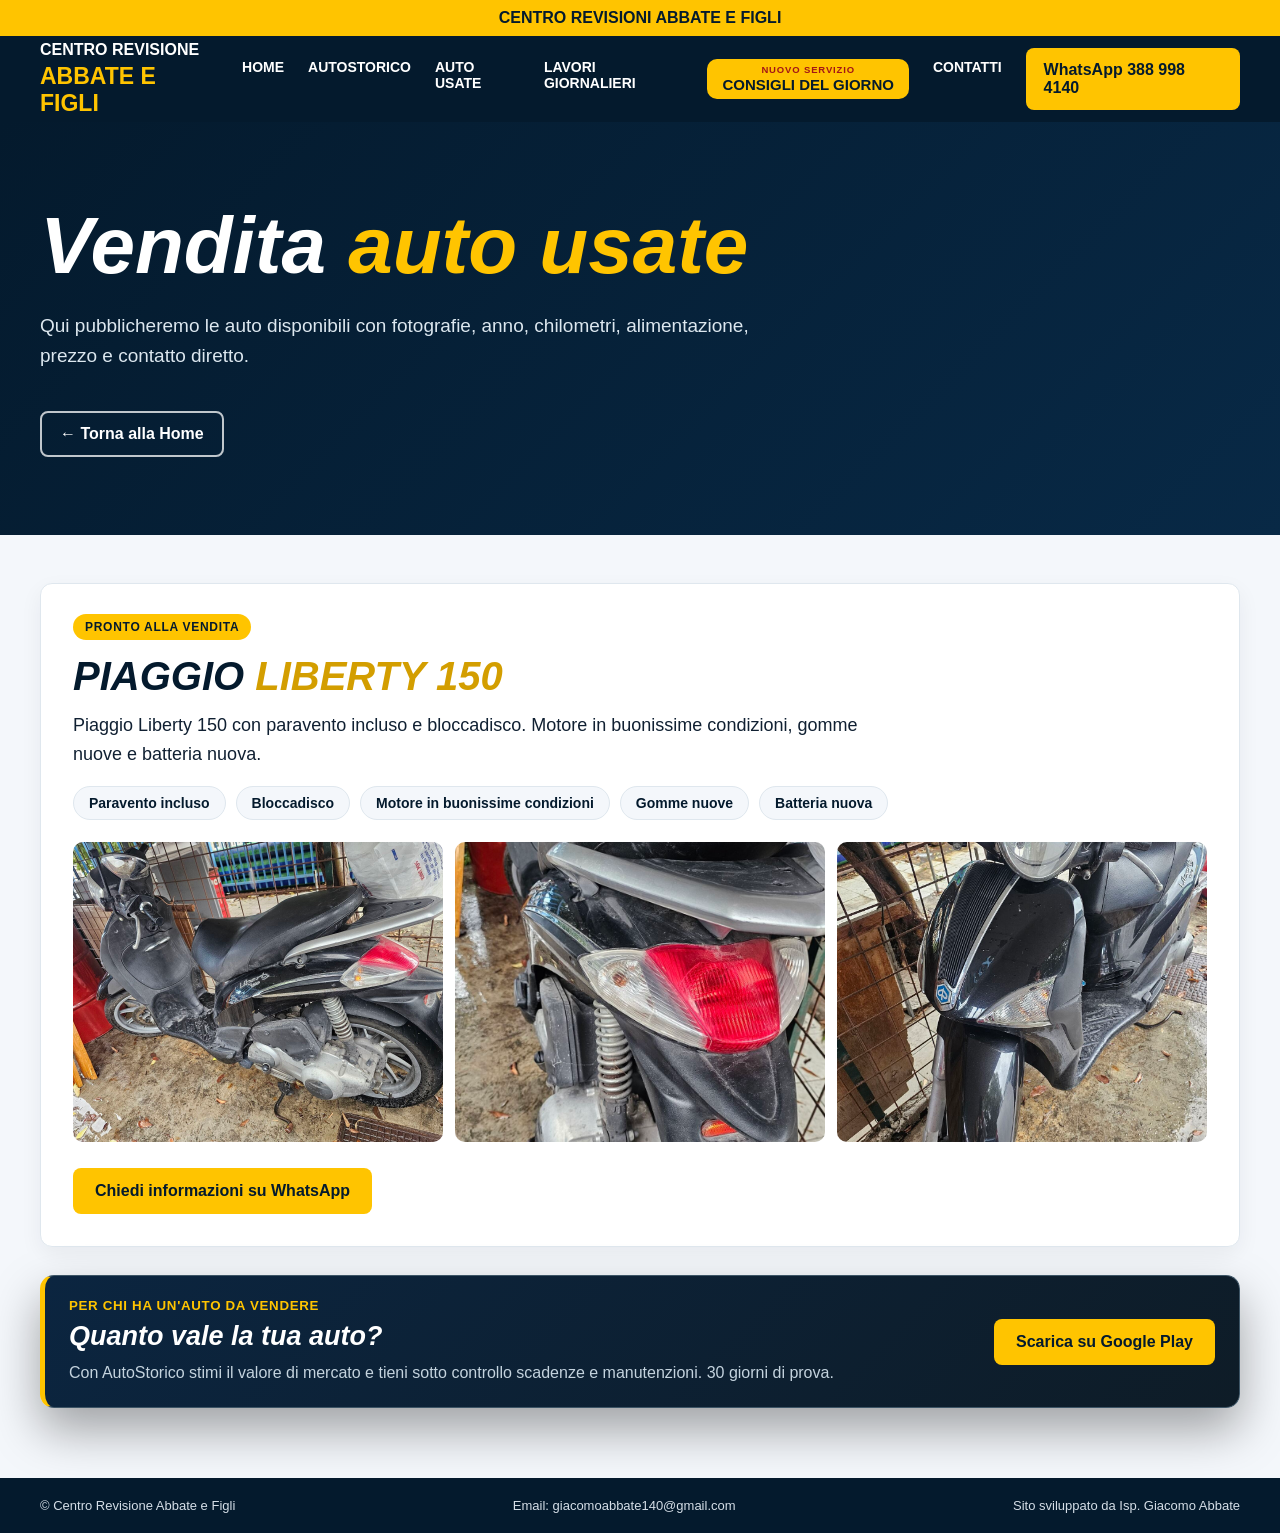
<file: auto-usate.html>
<!doctype html>
<html lang="it">
<head>
<script>
/* Esclude le visite del proprietario da Google Analytics.
   Apri una volta ?no_track=1 per disattivare il tracciamento su questo dispositivo, ?no_track=0 per riattivarlo. */
(function(){
  try {
    var p = new URLSearchParams(location.search).get('no_track');
    if (p === '1') localStorage.setItem('no_track', '1');
    if (p === '0') localStorage.removeItem('no_track');
    if (localStorage.getItem('no_track') === '1') window['ga-disable-G-HGBM2XETY7'] = true;
  } catch (e) {}
})();
</script>
<script async src="https://www.googletagmanager.com/gtag/js?id=G-HGBM2XETY7"></script>
<script>
  window.dataLayer = window.dataLayer || [];
  function gtag(){dataLayer.push(arguments);}
  gtag('js', new Date());
  gtag('config', 'G-HGBM2XETY7');
</script>

<meta charset="utf-8">
<meta name="viewport" content="width=device-width, initial-scale=1">
<title>Vendita auto usate | Centro Revisione Abbate e Figli</title>
<meta name="description" content="Auto usate disponibili presso il Centro Revisione Abbate e Figli a Palermo.">
<style>
body{opacity:0;animation:pageFadeIn .4s ease forwards;transition:opacity .28s ease}@keyframes pageFadeIn{to{opacity:1}}body.fade-out{opacity:0!important;animation:none}
:root{--navy:#041a2d;--navy2:#082946;--yellow:#ffc400;--text:#102032;--muted:#5b6773;--light:#f4f7fb;--line:#dfe7ee}*{box-sizing:border-box}body{margin:0;font-family:Arial,Helvetica,sans-serif;color:var(--text);background:var(--light)}a{text-decoration:none;color:inherit}.wrap{width:min(1200px,calc(100% - 36px));margin:auto}.notice{background:var(--yellow);color:var(--navy);font-weight:900;text-align:center;padding:9px 18px}header{background:var(--navy);color:#fff;position:sticky;top:0;z-index:10}.topbar{min-height:86px;display:flex;align-items:center;gap:24px}.logo{margin-right:auto;font-weight:900}.logo strong{display:block;color:var(--yellow);font-size:23px;margin-top:4px}nav{display:flex;gap:24px;font-weight:800;font-size:14px}.wa{background:var(--yellow);color:var(--navy);padding:13px 18px;border-radius:8px;font-weight:900}.hero{background:linear-gradient(135deg,var(--navy),var(--navy2));color:#fff;padding:78px 0}.hero h1{font-size:clamp(46px,7.5vw,80px);margin:0 0 15px;font-style:italic}.hero h1 span{color:var(--yellow)}.hero p{max-width:720px;font-size:19px;line-height:1.6;color:#dce7ef}.back{display:inline-flex;margin-top:20px;border:2px solid rgba(255,255,255,.75);padding:12px 18px;border-radius:8px;font-weight:900}main{padding:48px 0 70px}.listing{background:#fff;border:1px dashed #aebdca;border-radius:12px;min-height:300px;display:grid;place-items:center;text-align:center;padding:34px;box-shadow:0 8px 22px rgba(7,28,48,.06)}.mark{width:56px;height:56px;border-radius:50%;display:grid;place-items:center;margin:0 auto 14px;background:#fff6d7;color:#b67d00;border:1px solid #ffe299;font-size:25px;font-weight:900}.listing h2{color:var(--navy);margin:0 0 10px;font-style:italic;display:inline-block;padding-bottom:8px;border-bottom:3px solid var(--yellow)}.listing p{max-width:560px;color:var(--muted);line-height:1.6}.listing a{display:inline-flex;background:var(--yellow);color:var(--navy);padding:14px 20px;border-radius:8px;font-weight:900;margin-top:10px;transition:transform .2s ease,box-shadow .2s ease}.listing a:hover{transform:translateY(-3px);box-shadow:0 10px 20px rgba(255,196,0,.35)}footer{background:var(--navy);color:#d5dee7;padding:20px 0;font-size:13px}.footer{display:flex;justify-content:space-between;gap:16px;flex-wrap:wrap}@media(max-width:850px){nav{display:none}}@media(max-width:600px){.wa{font-size:12px;padding:10px}.hero{padding:55px 0}.topbar{min-height:74px}}

.used-vehicle{background:#fff;border:1px solid var(--line);border-radius:12px;box-shadow:0 8px 22px rgba(7,28,48,.06);overflow:hidden}
.used-vehicle .uv-info{padding:30px 32px 22px}
.used-vehicle .uv-badge{display:inline-block;background:var(--yellow);color:var(--navy);font-weight:900;font-size:12px;letter-spacing:.06em;padding:6px 12px;border-radius:999px;margin-bottom:14px}
.used-vehicle h2{margin:0 0 12px;font-size:clamp(28px,4vw,40px);font-style:italic;color:var(--navy)}
.used-vehicle h2 span{color:#d39e00}
.used-vehicle .uv-desc{margin:0 0 18px;font-size:18px;line-height:1.6;color:var(--text);max-width:820px}
.used-vehicle .uv-tags{display:flex;flex-wrap:wrap;gap:10px;margin:0;padding:0;list-style:none}
.used-vehicle .uv-tags li{background:var(--light);border:1px solid var(--line);border-radius:999px;padding:8px 15px;font-weight:800;font-size:14px;color:var(--navy)}
.uv-gallery{display:grid;grid-template-columns:repeat(3,1fr);gap:12px;padding:0 32px 26px}
.uv-gallery img{width:100%;height:300px;object-fit:cover;border-radius:10px;cursor:zoom-in;display:block;background:var(--light)}
.uv-cta{padding:0 32px 32px}
.uv-cta a{display:inline-flex;background:var(--yellow);color:var(--navy);font-weight:900;padding:14px 22px;border-radius:8px}
@media(max-width:760px){.used-vehicle .uv-info{padding:24px 20px 18px}.uv-gallery{grid-template-columns:1fr;padding:0 20px 20px}.uv-gallery img{height:auto;max-height:420px}.uv-cta{padding:0 20px 24px}}
</style>
</head>
<body>
<script>
document.addEventListener('click',function(e){var a=e.target.closest('a');if(!a)return;var href=a.getAttribute('href');if(!href||href.charAt(0)==='#'||href.indexOf('http')===0||href.indexOf('mailto')===0||href.indexOf('tel')===0||a.target==='_blank')return;e.preventDefault();document.body.classList.add('fade-out');setTimeout(function(){window.location.href=href;},280);});
</script>

<div class="notice">CENTRO REVISIONI ABBATE E FIGLI</div>
<header><div class="wrap topbar"><a class="logo" href="index.html">CENTRO REVISIONE<strong>ABBATE E FIGLI</strong></a><nav><a href="index.html">HOME</a><a href="autostorico.html">AUTOSTORICO</a><a href="auto-usate.html">AUTO USATE</a><a href="lavori.html">LAVORI GIORNALIERI</a><a href="index.html#contatti">CONTATTI</a></nav><a class="wa" href="https://wa.me/393889984140" target="_blank" rel="noopener noreferrer">WhatsApp 388 998 4140</a></div></header>
<section class="hero"><div class="wrap"><h1>Vendita <span>auto usate</span></h1><p>Qui pubblicheremo le auto disponibili con fotografie, anno, chilometri, alimentazione, prezzo e contatto diretto.</p><a class="back" href="index.html">← Torna alla Home</a></div></section>
<main><div class="wrap">
<article class="used-vehicle">
<div class="uv-info">
<span class="uv-badge">PRONTO ALLA VENDITA</span>
<h2>PIAGGIO <span>LIBERTY 150</span></h2>
<p class="uv-desc">Piaggio Liberty 150 con paravento incluso e bloccadisco. Motore in buonissime condizioni, gomme nuove e batteria nuova.</p>
<ul class="uv-tags"><li>Paravento incluso</li><li>Bloccadisco</li><li>Motore in buonissime condizioni</li><li>Gomme nuove</li><li>Batteria nuova</li></ul>
</div>
<div class="uv-gallery">
<img src="assets/piaggio-liberty-150-laterale.jpg" alt="Piaggio Liberty 150 nera, vista laterale con motore" loading="lazy">
<img src="assets/piaggio-liberty-150-posteriore.jpg" alt="Piaggio Liberty 150, vista posteriore con fanale e targa" loading="lazy">
<img src="assets/piaggio-liberty-150-anteriore.jpg" alt="Piaggio Liberty 150, vista anteriore con faro e paravento" loading="lazy">
</div>
<div class="uv-cta"><a href="https://wa.me/393889984140?text=Buongiorno%2C%20vorrei%20informazioni%20sul%20Piaggio%20Liberty%20150%20in%20vendita." target="_blank" rel="noopener noreferrer">Chiedi informazioni su WhatsApp</a></div>
</article>
</div></main>

<footer><div class="wrap footer"><span>© Centro Revisione Abbate e Figli</span><span>Email: <a href="mailto:giacomoabbate140@gmail.com">giacomoabbate140@gmail.com</a></span><span>Sito sviluppato da Isp. Giacomo Abbate</span></div></footer>
<script>
(function(){var GROUPS=['.workshop-gallery-grid','.qualification-gallery','.diagnostic-images','.phones','.reviews-grid','.uv-gallery'];var ov=document.createElement('div');ov.style.cssText='display:none;position:fixed;inset:0;background:rgba(2,10,18,.92);z-index:9999;align-items:center;justify-content:center;padding:24px;cursor:zoom-out';var zi=document.createElement('img');zi.style.cssText='max-width:92vw;max-height:92vh;width:auto;object-fit:contain;border-radius:6px;box-shadow:0 25px 60px rgba(0,0,0,.6)';ov.appendChild(zi);function makeArrow(dir){var b=document.createElement('button');b.type='button';b.setAttribute('aria-label',dir==='prev'?'Foto precedente':'Foto successiva');b.innerHTML=dir==='prev'?'&#10094;':'&#10095;';b.style.cssText='position:fixed;top:50%;'+(dir==='prev'?'left:14px':'right:14px')+';transform:translateY(-50%);z-index:10000;background:rgba(255,255,255,.14);color:#fff;border:1px solid rgba(255,255,255,.4);border-radius:50%;width:46px;height:46px;font-size:18px;line-height:1;cursor:pointer;display:none;align-items:center;justify-content:center';document.body.appendChild(b);return b;}var prevBtn=makeArrow('prev');var nextBtn=makeArrow('next');document.body.appendChild(ov);var currentGroup=[];var currentIndex=0;function show(index){if(!currentGroup.length)return;currentIndex=(index+currentGroup.length)%currentGroup.length;var el=currentGroup[currentIndex];zi.src=el.currentSrc||el.src;zi.alt=el.alt||'';var multi=currentGroup.length>1;prevBtn.style.display=multi?'flex':'none';nextBtn.style.display=multi?'flex':'none';}function openFor(el){var group=null;for(var i=0;i<GROUPS.length;i++){var container=el.closest(GROUPS[i]);if(container){group=Array.prototype.slice.call(container.querySelectorAll('img'));break;}}currentGroup=group&&group.length?group:[el];show(currentGroup.indexOf(el));ov.style.display='flex';}document.querySelectorAll('img').forEach(function(el){el.style.cursor='zoom-in';el.addEventListener('click',function(e){e.preventDefault();e.stopPropagation();openFor(el);});});prevBtn.addEventListener('click',function(e){e.stopPropagation();show(currentIndex-1);});nextBtn.addEventListener('click',function(e){e.stopPropagation();show(currentIndex+1);});ov.addEventListener('click',function(){ov.style.display='none';prevBtn.style.display='none';nextBtn.style.display='none';});document.addEventListener('keydown',function(e){if(ov.style.display!=='flex')return;if(e.key==='Escape'){ov.style.display='none';prevBtn.style.display='none';nextBtn.style.display='none';}if(e.key==='ArrowRight')show(currentIndex+1);if(e.key==='ArrowLeft')show(currentIndex-1);});var touchStartX=null;ov.addEventListener('touchstart',function(e){touchStartX=e.changedTouches[0].clientX;});ov.addEventListener('touchend',function(e){if(touchStartX===null)return;var dx=e.changedTouches[0].clientX-touchStartX;if(Math.abs(dx)>40){if(dx<0)show(currentIndex+1);else show(currentIndex-1);}touchStartX=null;});})();
</script>
<script src="app-promo.js"></script>
<script src="site-nav.js"></script>
<script src="analytics-events.js"></script>
<script src="contact-bar.js"></script>
</body>
</html>
</file>
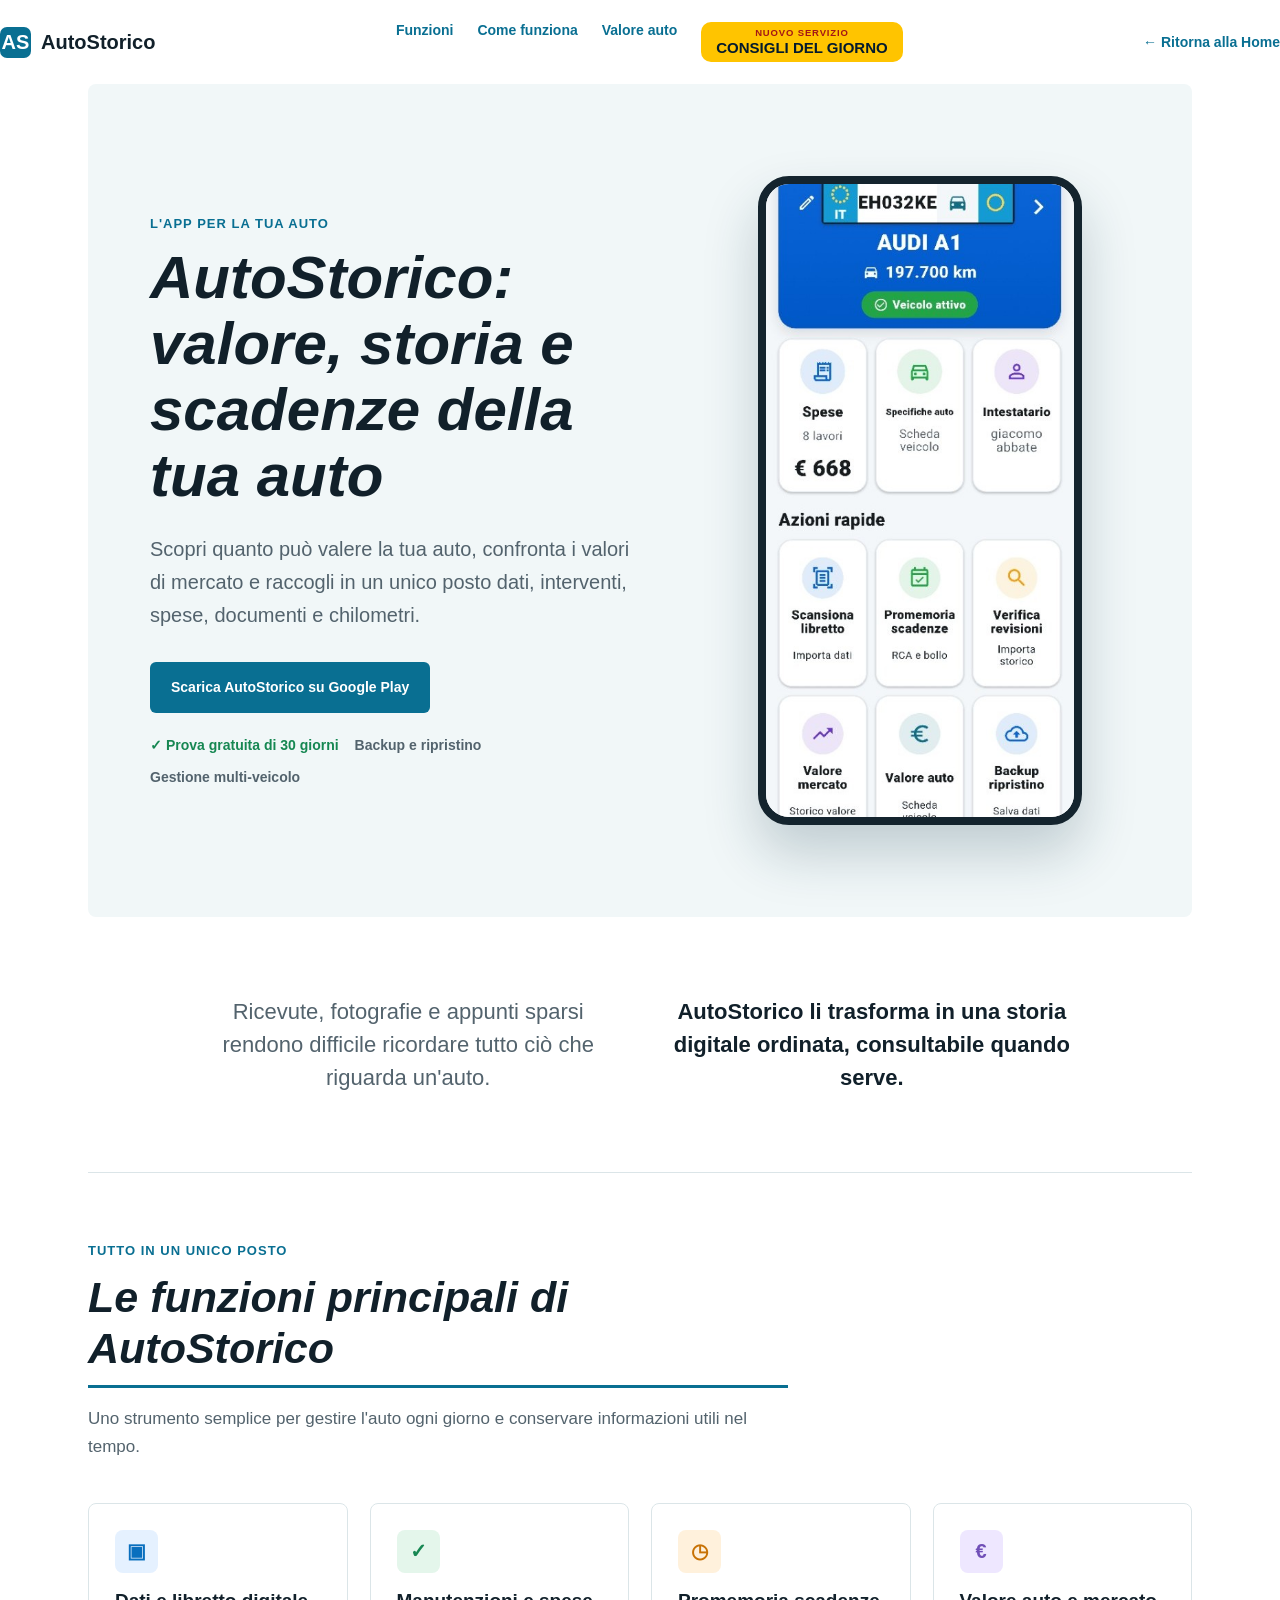
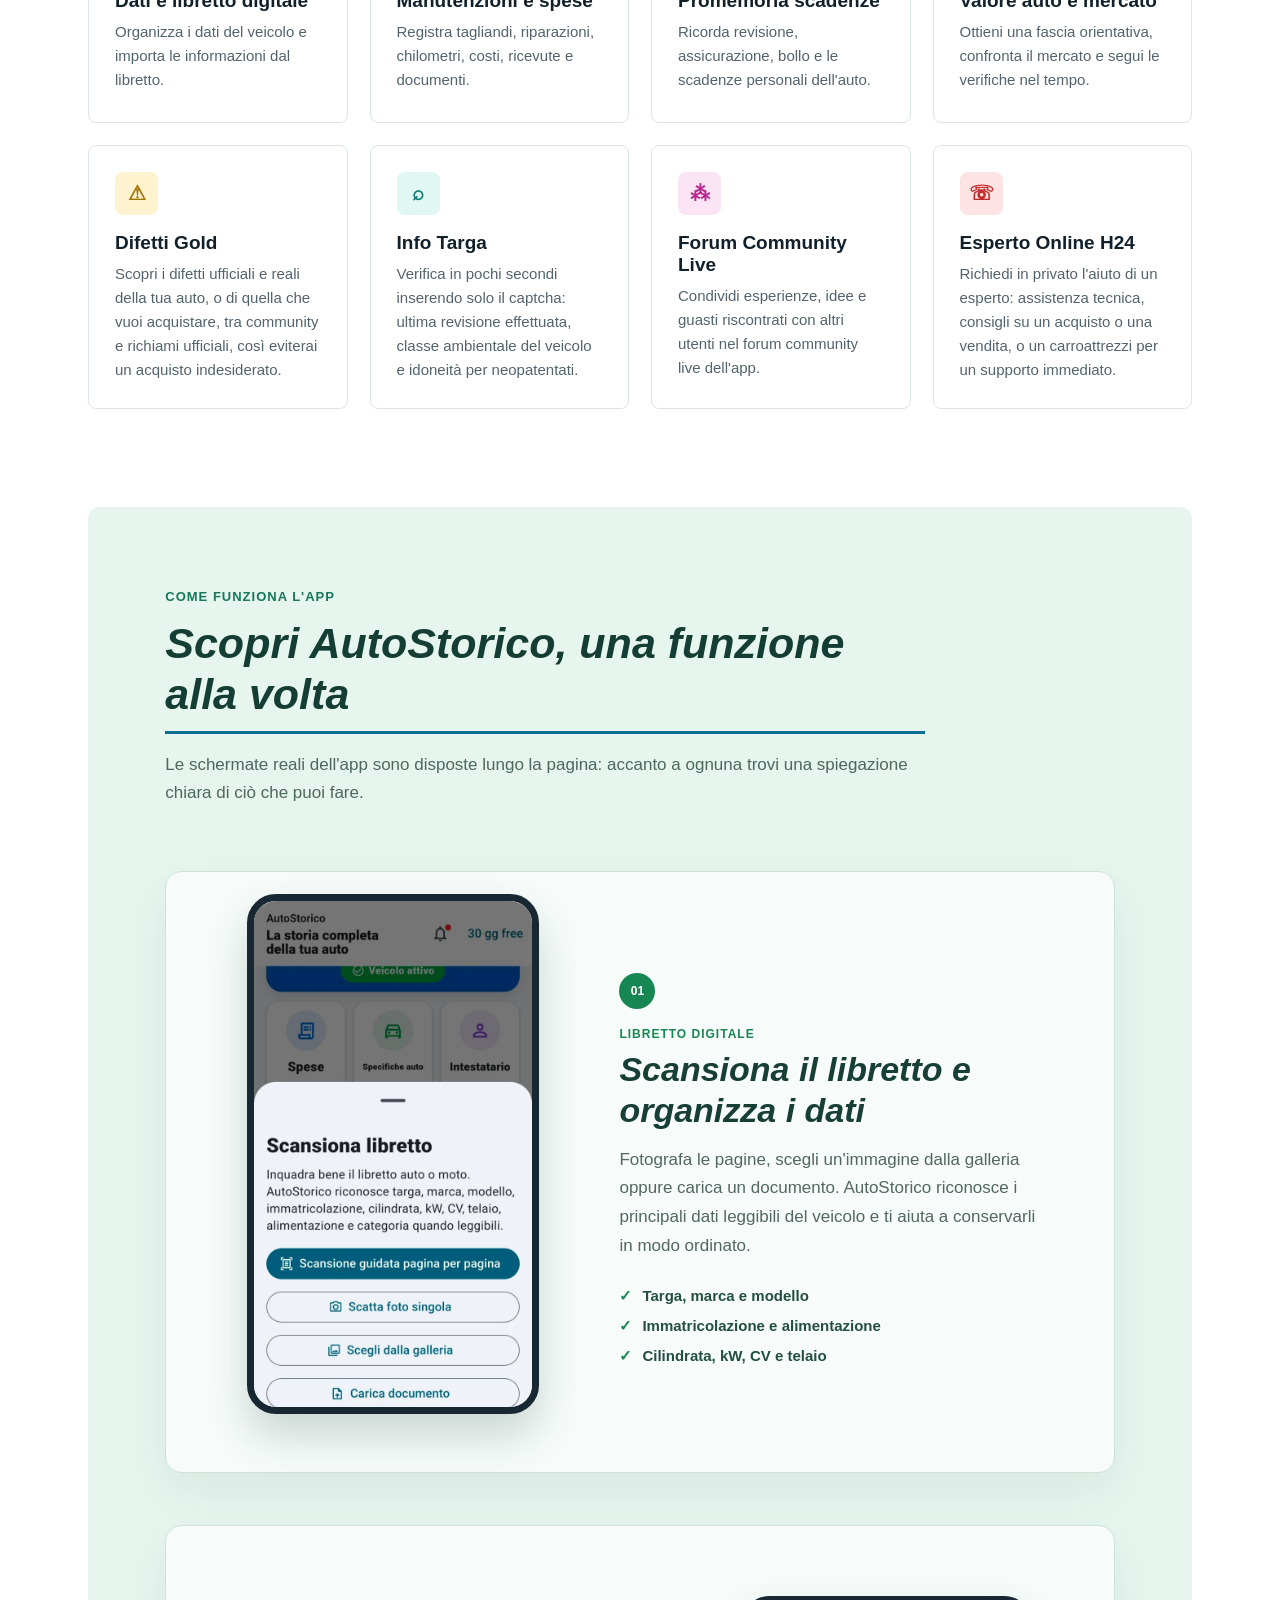
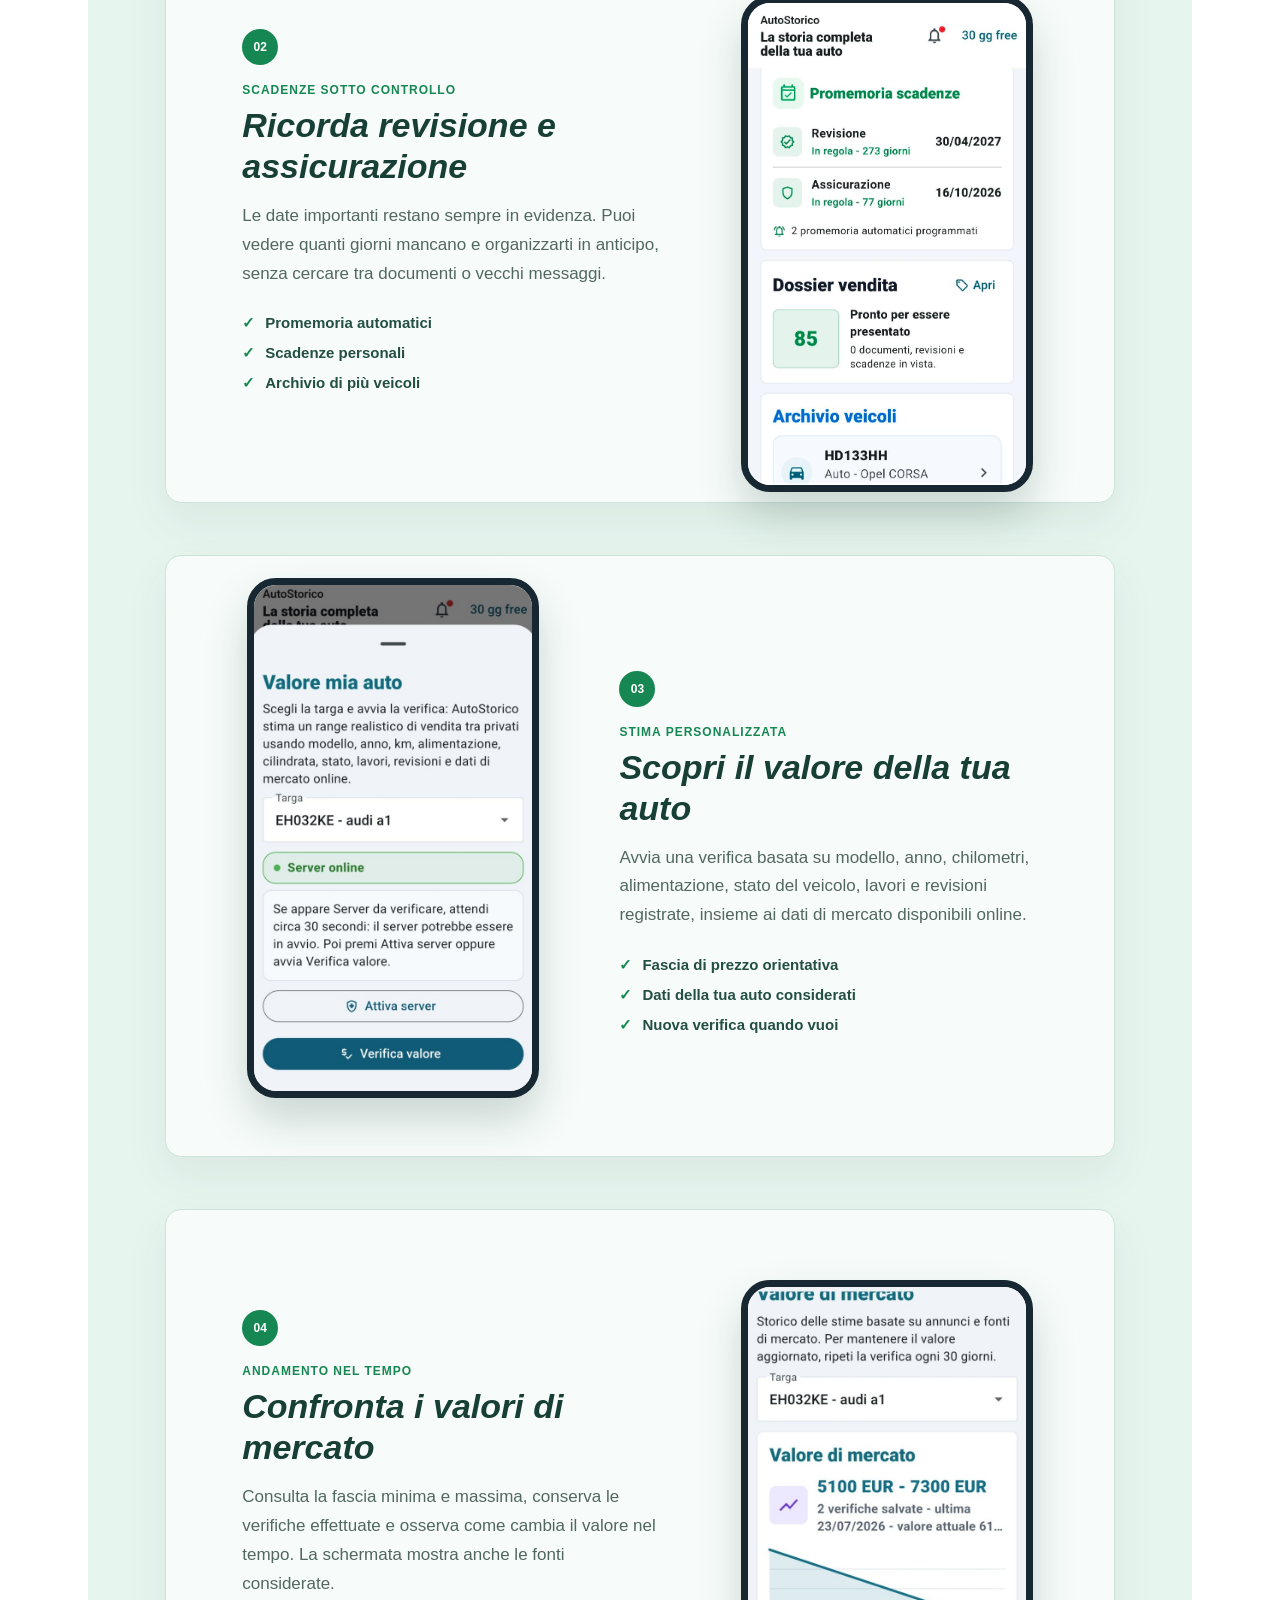
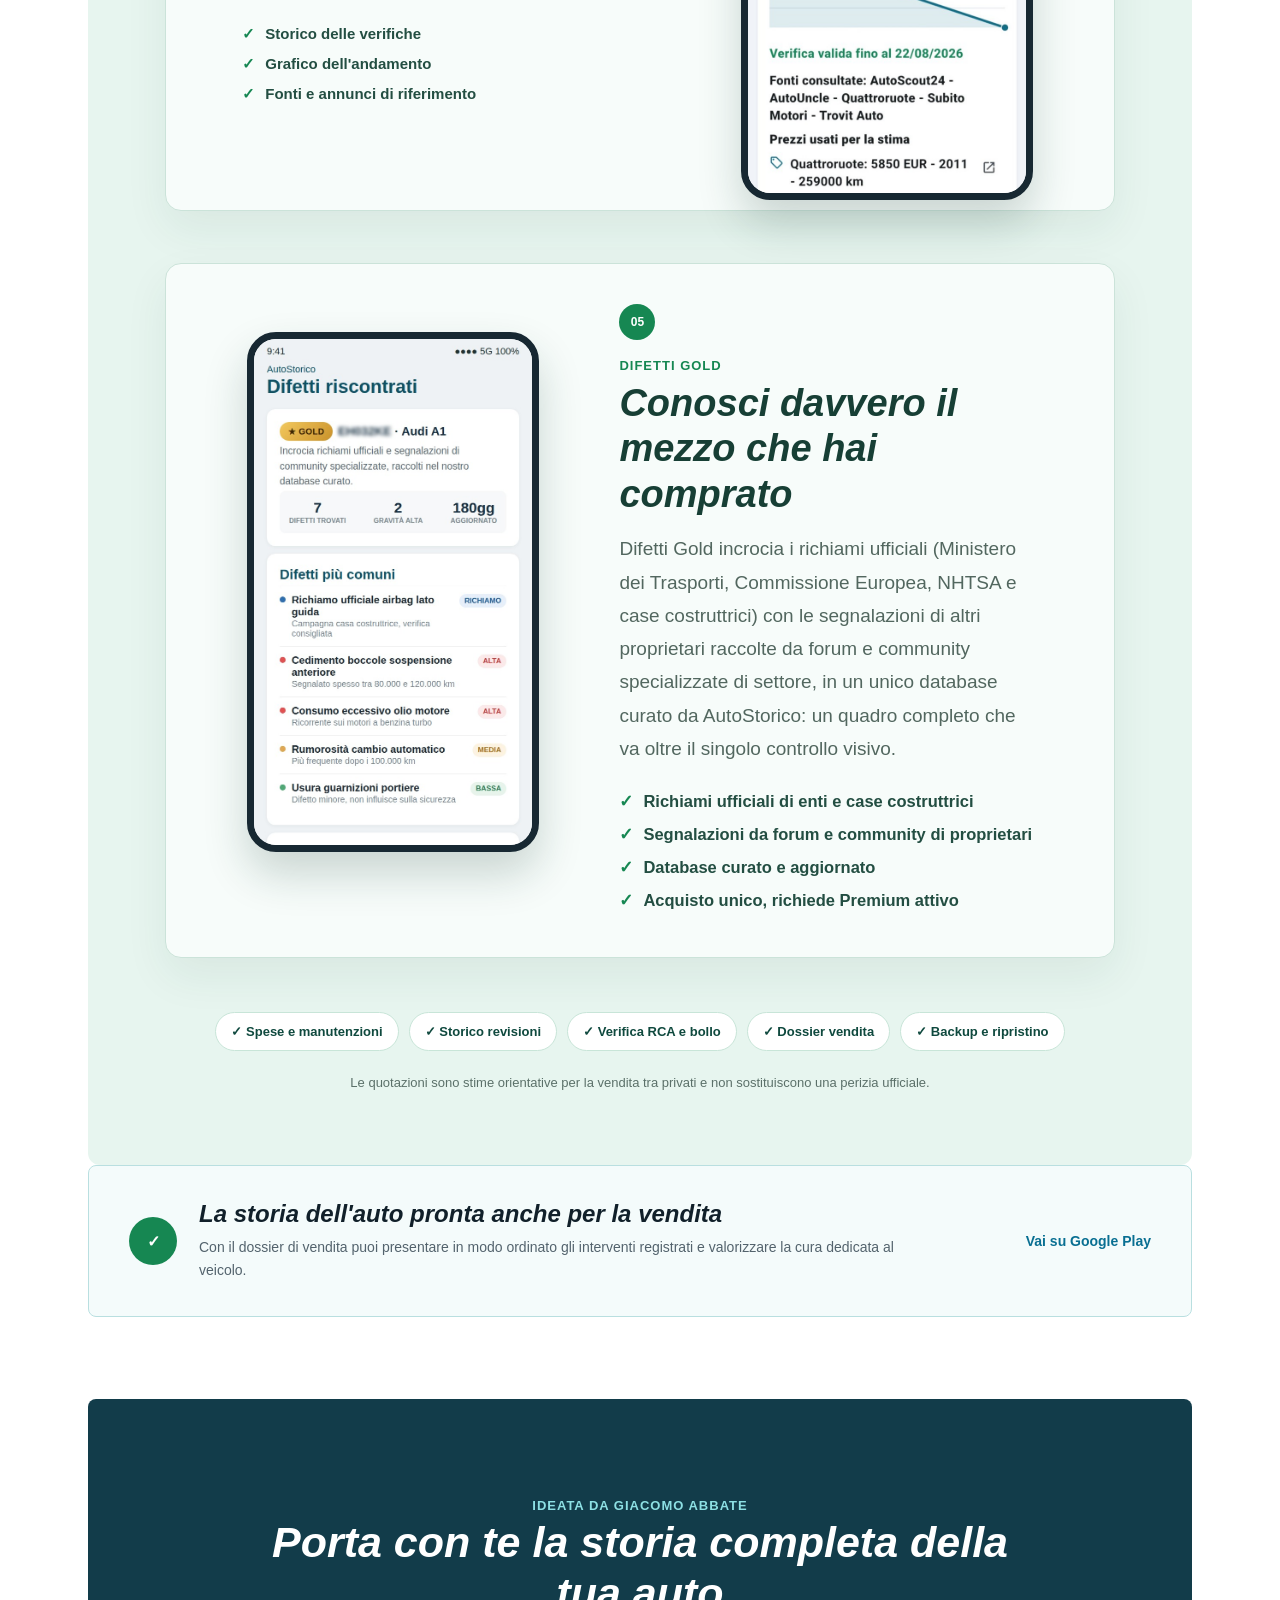
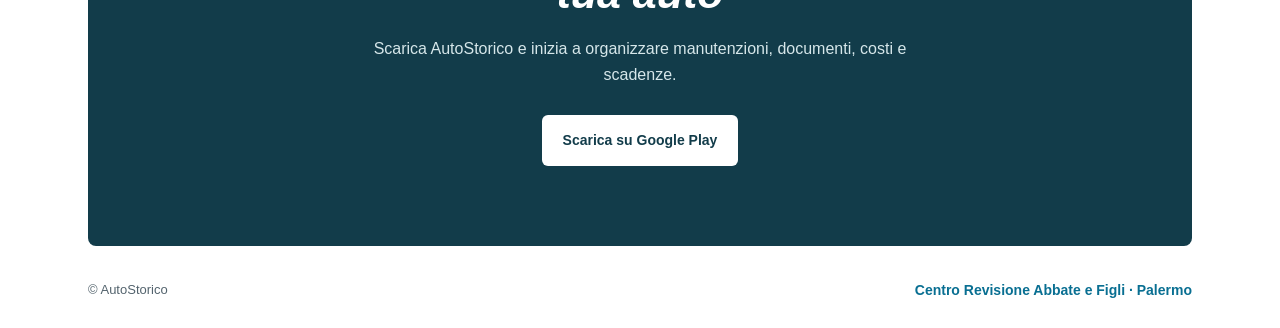
<file: autostorico.html>
<!doctype html>
<html lang="it">
<head>
<script>
/* Esclude le visite del proprietario da Google Analytics.
   Apri una volta ?no_track=1 per disattivare il tracciamento su questo dispositivo, ?no_track=0 per riattivarlo. */
(function(){
  try {
    var p = new URLSearchParams(location.search).get('no_track');
    if (p === '1') localStorage.setItem('no_track', '1');
    if (p === '0') localStorage.removeItem('no_track');
    if (localStorage.getItem('no_track') === '1') window['ga-disable-G-HGBM2XETY7'] = true;
  } catch (e) {}
})();
</script>
<script async src="https://www.googletagmanager.com/gtag/js?id=G-HGBM2XETY7"></script>
<script>
  window.dataLayer = window.dataLayer || [];
  function gtag(){dataLayer.push(arguments);}
  gtag('js', new Date());
  gtag('config', 'G-HGBM2XETY7');
</script>

  <meta charset="utf-8">
  <meta name="viewport" content="width=device-width, initial-scale=1">
  <title>AutoStorico | Valore auto, scadenze e libretto digitale</title>
  <meta name="description" content="AutoStorico è l'app Android per stimare il valore dell'auto usata e gestire libretto digitale, manutenzioni, spese, revisione, bollo e assicurazione.">
  <meta name="robots" content="index, follow">
  <link rel="canonical" href="https://abbaterevisioniauto.it/autostorico.html">
  <meta property="og:locale" content="it_IT">
  <meta property="og:type" content="website">
  <meta property="og:title" content="AutoStorico: valore e storia della tua auto in un'app">
  <meta property="og:description" content="Stima il valore dell'auto usata e organizza libretto, manutenzioni, spese, documenti e scadenze.">
  <meta property="og:url" content="https://abbaterevisioniauto.it/autostorico.html">
  <meta property="og:image" content="https://abbaterevisioniauto.it/assets/app_1.jpg">
  <meta name="twitter:card" content="summary_large_image">
  <link rel="stylesheet" href="styles.css">
  <script type="application/ld+json">
  {
    "@context": "https://schema.org",
    "@type": "MobileApplication",
    "name": "AutoStorico",
    "applicationCategory": "AutomotiveApplication",
    "operatingSystem": "Android",
    "description": "App Android per stimare il valore dell'auto usata e organizzare libretto digitale, manutenzioni, spese, chilometri, documenti e promemoria di revisione, bollo e assicurazione.",
    "url": "https://abbaterevisioniauto.it/autostorico.html",
    "downloadUrl": "https://play.google.com/store/apps/details?id=autostorico.myapp",
    "image": "https://abbaterevisioniauto.it/assets/app_1.jpg",
    "author": {
      "@type": "Person",
      "name": "Giacomo Abbate"
    }
  }
  </script>
<style>body{opacity:0;animation:pageFadeIn .4s ease forwards;transition:opacity .28s ease}@keyframes pageFadeIn{to{opacity:1}}body.fade-out{opacity:0!important;animation:none}</style>
</head>
<body>
<script>
document.addEventListener('click',function(e){var a=e.target.closest('a');if(!a)return;var href=a.getAttribute('href');if(!href||href.charAt(0)==='#'||href.indexOf('http')===0||href.indexOf('mailto')===0||href.indexOf('tel')===0||a.target==='_blank')return;e.preventDefault();document.body.classList.add('fade-out');setTimeout(function(){window.location.href=href;},280);});
</script>

  <header class="topbar">
    <a class="brand" href="index.html"><span class="brand-mark">AS</span> AutoStorico</a>
    <nav aria-label="Navigazione principale">
      <a href="#funzioni">Funzioni</a>
      <a href="#come-funziona">Come funziona</a>
      <a href="#valore-auto">Valore auto</a>
    </nav>
    <a class="secondary-link" href="index.html">← Ritorna alla Home</a>
  </header>

  <main>
    <section class="hero">
      <div>
        <p class="eyebrow">L'APP PER LA TUA AUTO</p>
        <h1>AutoStorico: valore, storia e scadenze della tua auto</h1>
        <p class="lead">Scopri quanto può valere la tua auto, confronta i valori di mercato e raccogli in un unico posto dati, interventi, spese, documenti e chilometri.</p>
        <div class="actions">
          <a class="store-button" href="https://play.google.com/store/apps/details?id=autostorico.myapp&amp;referrer=utm_source%3Dsito_abbate%26utm_medium%3Dpagina_app_scarica-autostorico-su%26utm_campaign%3Dautostorico" target="_blank" rel="noopener noreferrer">Scarica AutoStorico su Google Play</a>
        </div>
        <div class="trust-row"><span>✓ Prova gratuita di 30 giorni</span><span>Backup e ripristino</span><span>Gestione multi-veicolo</span></div>
      </div>
      <figure class="hero-media"><img src="assets/app_1.jpg" alt="Schermata principale dell'app AutoStorico"></figure>
    </section>

    <section class="intro-band" aria-label="Presentazione AutoStorico">
      <p>Ricevute, fotografie e appunti sparsi rendono difficile ricordare tutto ciò che riguarda un'auto.</p>
      <strong>AutoStorico li trasforma in una storia digitale ordinata, consultabile quando serve.</strong>
    </section>

    <section id="funzioni" class="features">
      <div class="section-heading">
        <p class="eyebrow">TUTTO IN UN UNICO POSTO</p>
        <h2>Le funzioni principali di AutoStorico</h2>
        <p>Uno strumento semplice per gestire l'auto ogni giorno e conservare informazioni utili nel tempo.</p>
      </div>
      <div class="feature-grid">
        <article><div class="feature-icon blue">▣</div><h3>Dati e libretto digitale</h3><p>Organizza i dati del veicolo e importa le informazioni dal libretto.</p></article>
        <article><div class="feature-icon green">✓</div><h3>Manutenzioni e spese</h3><p>Registra tagliandi, riparazioni, chilometri, costi, ricevute e documenti.</p></article>
        <article><div class="feature-icon orange">◷</div><h3>Promemoria scadenze</h3><p>Ricorda revisione, assicurazione, bollo e le scadenze personali dell'auto.</p></article>
        <article><div class="feature-icon purple">€</div><h3>Valore auto e mercato</h3><p>Ottieni una fascia orientativa, confronta il mercato e segui le verifiche nel tempo.</p></article>
        <article><div class="feature-icon gold">⚠</div><h3>Difetti Gold</h3><p>Scopri i difetti ufficiali e reali della tua auto, o di quella che vuoi acquistare, tra community e richiami ufficiali, così eviterai un acquisto indesiderato.</p></article>
        <article><div class="feature-icon teal">⌕</div><h3>Info Targa</h3><p>Verifica in pochi secondi inserendo solo il captcha: ultima revisione effettuata, classe ambientale del veicolo e idoneità per neopatentati.</p></article>
        <article><div class="feature-icon pink">⁂</div><h3>Forum Community Live</h3><p>Condividi esperienze, idee e guasti riscontrati con altri utenti nel forum community live dell'app.</p></article>
        <article><div class="feature-icon red">☏</div><h3>Esperto Online H24</h3><p>Richiedi in privato l'aiuto di un esperto: assistenza tecnica, consigli su un acquisto o una vendita, o un carroattrezzi per un supporto immediato.</p></article>
      </div>
    </section>

    <section id="come-funziona" class="app-guide">
      <div class="section-heading">
        <p class="eyebrow">COME FUNZIONA L'APP</p>
        <h2>Scopri AutoStorico, una funzione alla volta</h2>
        <p>Le schermate reali dell'app sono disposte lungo la pagina: accanto a ognuna trovi una spiegazione chiara di ciò che puoi fare.</p>
      </div>

      <div class="app-guide-grid">
        <article class="app-guide-card">
          <figure><img src="assets/app_scansione_libretto.jpg" alt="Scansione guidata del libretto auto con AutoStorico" loading="lazy"></figure>
          <div class="app-guide-copy"><span class="card-number">01</span><p class="card-kicker">LIBRETTO DIGITALE</p><h3>Scansiona il libretto e organizza i dati</h3><p>Fotografa le pagine, scegli un'immagine dalla galleria oppure carica un documento. AutoStorico riconosce i principali dati leggibili del veicolo e ti aiuta a conservarli in modo ordinato.</p><ul><li>Targa, marca e modello</li><li>Immatricolazione e alimentazione</li><li>Cilindrata, kW, CV e telaio</li></ul></div>
        </article>

        <article class="app-guide-card">
          <figure><img src="assets/app_promemoria_scadenze.jpg" alt="Promemoria automatici di revisione e assicurazione in AutoStorico" loading="lazy"></figure>
          <div class="app-guide-copy"><span class="card-number">02</span><p class="card-kicker">SCADENZE SOTTO CONTROLLO</p><h3>Ricorda revisione e assicurazione</h3><p>Le date importanti restano sempre in evidenza. Puoi vedere quanti giorni mancano e organizzarti in anticipo, senza cercare tra documenti o vecchi messaggi.</p><ul><li>Promemoria automatici</li><li>Scadenze personali</li><li>Archivio di più veicoli</li></ul></div>
        </article>

        <article id="valore-auto" class="app-guide-card market-card">
          <figure><img src="assets/app_4.jpg" alt="Schermata Valore della mia auto con verifica personalizzata in AutoStorico" loading="lazy"></figure>
          <div class="app-guide-copy"><span class="card-number">03</span><p class="card-kicker">STIMA PERSONALIZZATA</p><h3>Scopri il valore della tua auto</h3><p>Avvia una verifica basata su modello, anno, chilometri, alimentazione, stato del veicolo, lavori e revisioni registrate, insieme ai dati di mercato disponibili online.</p><ul><li>Fascia di prezzo orientativa</li><li>Dati della tua auto considerati</li><li>Nuova verifica quando vuoi</li></ul></div>
        </article>

        <article class="app-guide-card market-card">
          <figure><img src="assets/app_5.jpg" alt="Valori di mercato con fascia di prezzo e andamento delle verifiche in AutoStorico" loading="lazy"></figure>
          <div class="app-guide-copy"><span class="card-number">04</span><p class="card-kicker">ANDAMENTO NEL TEMPO</p><h3>Confronta i valori di mercato</h3><p>Consulta la fascia minima e massima, conserva le verifiche effettuate e osserva come cambia il valore nel tempo. La schermata mostra anche le fonti considerate.</p><ul><li>Storico delle verifiche</li><li>Grafico dell'andamento</li><li>Fonti e annunci di riferimento</li></ul></div>
        </article>

        <article class="app-guide-card market-card gold-card">
          <figure><img src="assets/app_difetti_gold.jpg" alt="Schermata Difetti riscontrati Gold con richiami ufficiali e segnalazioni automobilisti in AutoStorico" loading="lazy"></figure>
          <div class="app-guide-copy gold-copy"><span class="card-number">05</span><p class="card-kicker">DIFETTI GOLD</p><h3>Conosci davvero il mezzo che hai comprato</h3><p>Difetti Gold incrocia i richiami ufficiali (Ministero dei Trasporti, Commissione Europea, NHTSA e case costruttrici) con le segnalazioni di altri proprietari raccolte da forum e community specializzate di settore, in un unico database curato da AutoStorico: un quadro completo che va oltre il singolo controllo visivo.</p><ul><li>Richiami ufficiali di enti e case costruttrici</li><li>Segnalazioni da forum e community di proprietari</li><li>Database curato e aggiornato</li><li>Acquisto unico, richiede Premium attivo</li></ul></div>
        </article>
      </div>

      <div class="more-functions" aria-label="Altre funzioni di AutoStorico">
        <span>✓ Spese e manutenzioni</span><span>✓ Storico revisioni</span><span>✓ Verifica RCA e bollo</span><span>✓ Dossier vendita</span><span>✓ Backup e ripristino</span>
      </div>
      <p class="estimate-note">Le quotazioni sono stime orientative per la vendita tra privati e non sostituiscono una perizia ufficiale.</p>
    </section>

    <section class="security">
      <div class="security-icon">✓</div>
      <div><h2>La storia dell'auto pronta anche per la vendita</h2><p>Con il dossier di vendita puoi presentare in modo ordinato gli interventi registrati e valorizzare la cura dedicata al veicolo.</p></div>
      <a class="secondary-link" href="https://play.google.com/store/apps/details?id=autostorico.myapp&amp;referrer=utm_source%3Dsito_abbate%26utm_medium%3Dpagina_app_vai-su-google%26utm_campaign%3Dautostorico" target="_blank" rel="noopener noreferrer">Vai su Google Play</a>
    </section>

    <section class="cta">
      <p class="eyebrow">IDEATA DA GIACOMO ABBATE</p>
      <h2>Porta con te la storia completa della tua auto</h2>
      <p>Scarica AutoStorico e inizia a organizzare manutenzioni, documenti, costi e scadenze.</p>
      <a class="store-button" href="https://play.google.com/store/apps/details?id=autostorico.myapp&amp;referrer=utm_source%3Dsito_abbate%26utm_medium%3Dpagina_app_scarica-su-google%26utm_campaign%3Dautostorico" target="_blank" rel="noopener noreferrer">Scarica su Google Play</a>
    </section>
</main>
<script>
gtag('event', 'autostorico_page_opened', { event_category: 'AutoStorico' });
document.querySelectorAll('a[href*="play.google.com/store/apps/details?id=autostorico.myapp"]').forEach(function(link) {
  link.addEventListener('click', function() {
    gtag('event', 'autostorico_play_store_click', { event_category: 'AutoStorico' });
  });
});
</script>

  <footer><span>© AutoStorico</span><a class="secondary-link" href="index.html">Centro Revisione Abbate e Figli · Palermo</a></footer>
  <script>
(function(){var GROUPS=['.workshop-gallery-grid','.qualification-gallery','.diagnostic-images','.phones','.reviews-grid'];var ov=document.createElement('div');ov.style.cssText='display:none;position:fixed;inset:0;background:rgba(2,10,18,.92);z-index:9999;align-items:center;justify-content:center;padding:24px;cursor:zoom-out';var zi=document.createElement('img');zi.style.cssText='max-width:92vw;max-height:92vh;width:auto;object-fit:contain;border-radius:6px;box-shadow:0 25px 60px rgba(0,0,0,.6)';ov.appendChild(zi);function makeArrow(dir){var b=document.createElement('button');b.type='button';b.setAttribute('aria-label',dir==='prev'?'Foto precedente':'Foto successiva');b.innerHTML=dir==='prev'?'&#10094;':'&#10095;';b.style.cssText='position:fixed;top:50%;'+(dir==='prev'?'left:14px':'right:14px')+';transform:translateY(-50%);z-index:10000;background:rgba(255,255,255,.14);color:#fff;border:1px solid rgba(255,255,255,.4);border-radius:50%;width:46px;height:46px;font-size:18px;line-height:1;cursor:pointer;display:none;align-items:center;justify-content:center';document.body.appendChild(b);return b;}var prevBtn=makeArrow('prev');var nextBtn=makeArrow('next');document.body.appendChild(ov);var currentGroup=[];var currentIndex=0;function show(index){if(!currentGroup.length)return;currentIndex=(index+currentGroup.length)%currentGroup.length;var el=currentGroup[currentIndex];zi.src=el.currentSrc||el.src;zi.alt=el.alt||'';var multi=currentGroup.length>1;prevBtn.style.display=multi?'flex':'none';nextBtn.style.display=multi?'flex':'none';}function openFor(el){var group=null;for(var i=0;i<GROUPS.length;i++){var container=el.closest(GROUPS[i]);if(container){group=Array.prototype.slice.call(container.querySelectorAll('img'));break;}}currentGroup=group&&group.length?group:[el];show(currentGroup.indexOf(el));ov.style.display='flex';}document.querySelectorAll('img').forEach(function(el){el.style.cursor='zoom-in';el.addEventListener('click',function(e){e.preventDefault();e.stopPropagation();openFor(el);});});prevBtn.addEventListener('click',function(e){e.stopPropagation();show(currentIndex-1);});nextBtn.addEventListener('click',function(e){e.stopPropagation();show(currentIndex+1);});ov.addEventListener('click',function(){ov.style.display='none';prevBtn.style.display='none';nextBtn.style.display='none';});document.addEventListener('keydown',function(e){if(ov.style.display!=='flex')return;if(e.key==='Escape'){ov.style.display='none';prevBtn.style.display='none';nextBtn.style.display='none';}if(e.key==='ArrowRight')show(currentIndex+1);if(e.key==='ArrowLeft')show(currentIndex-1);});var touchStartX=null;ov.addEventListener('touchstart',function(e){touchStartX=e.changedTouches[0].clientX;});ov.addEventListener('touchend',function(e){if(touchStartX===null)return;var dx=e.changedTouches[0].clientX-touchStartX;if(Math.abs(dx)>40){if(dx<0)show(currentIndex+1);else show(currentIndex-1);}touchStartX=null;});})();
  </script>
  <script src="site-nav.js"></script>
<script src="analytics-events.js"></script>
<script src="contact-bar.js"></script>
</body>
</html>
</file>
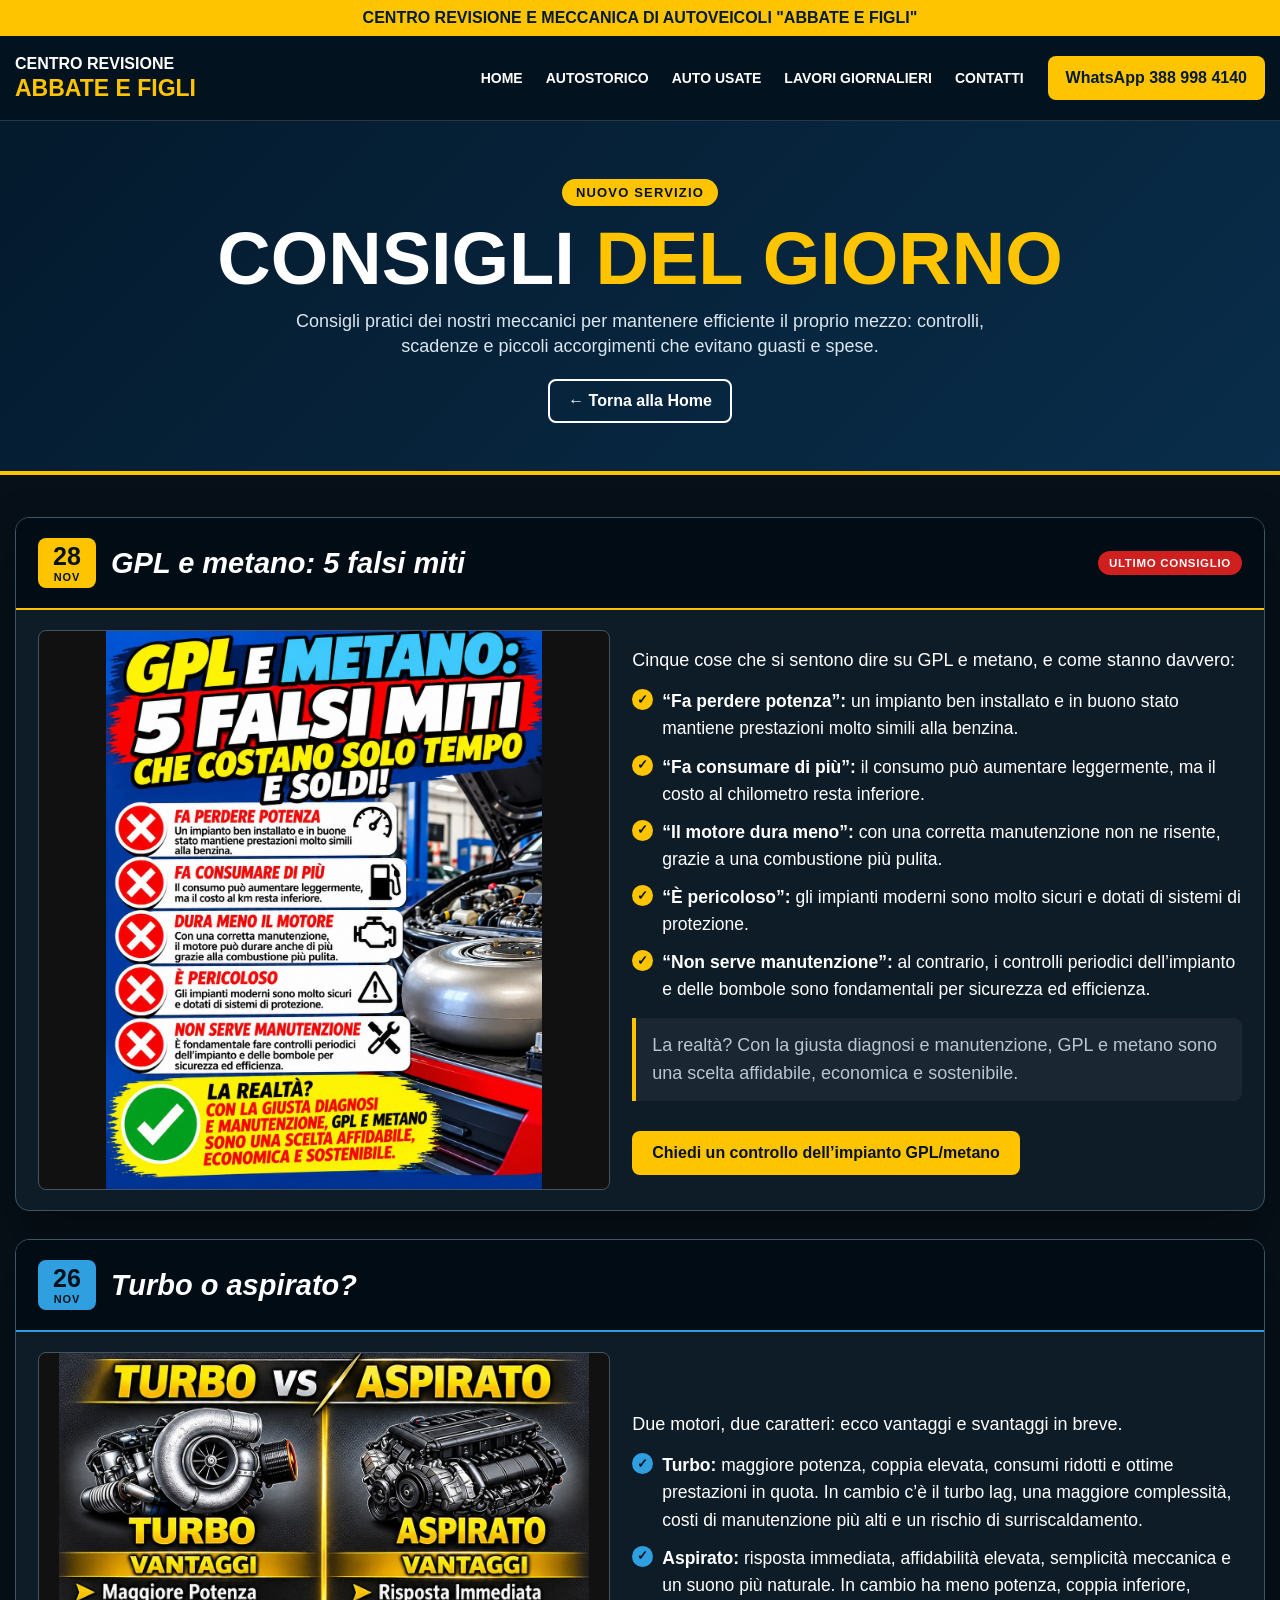
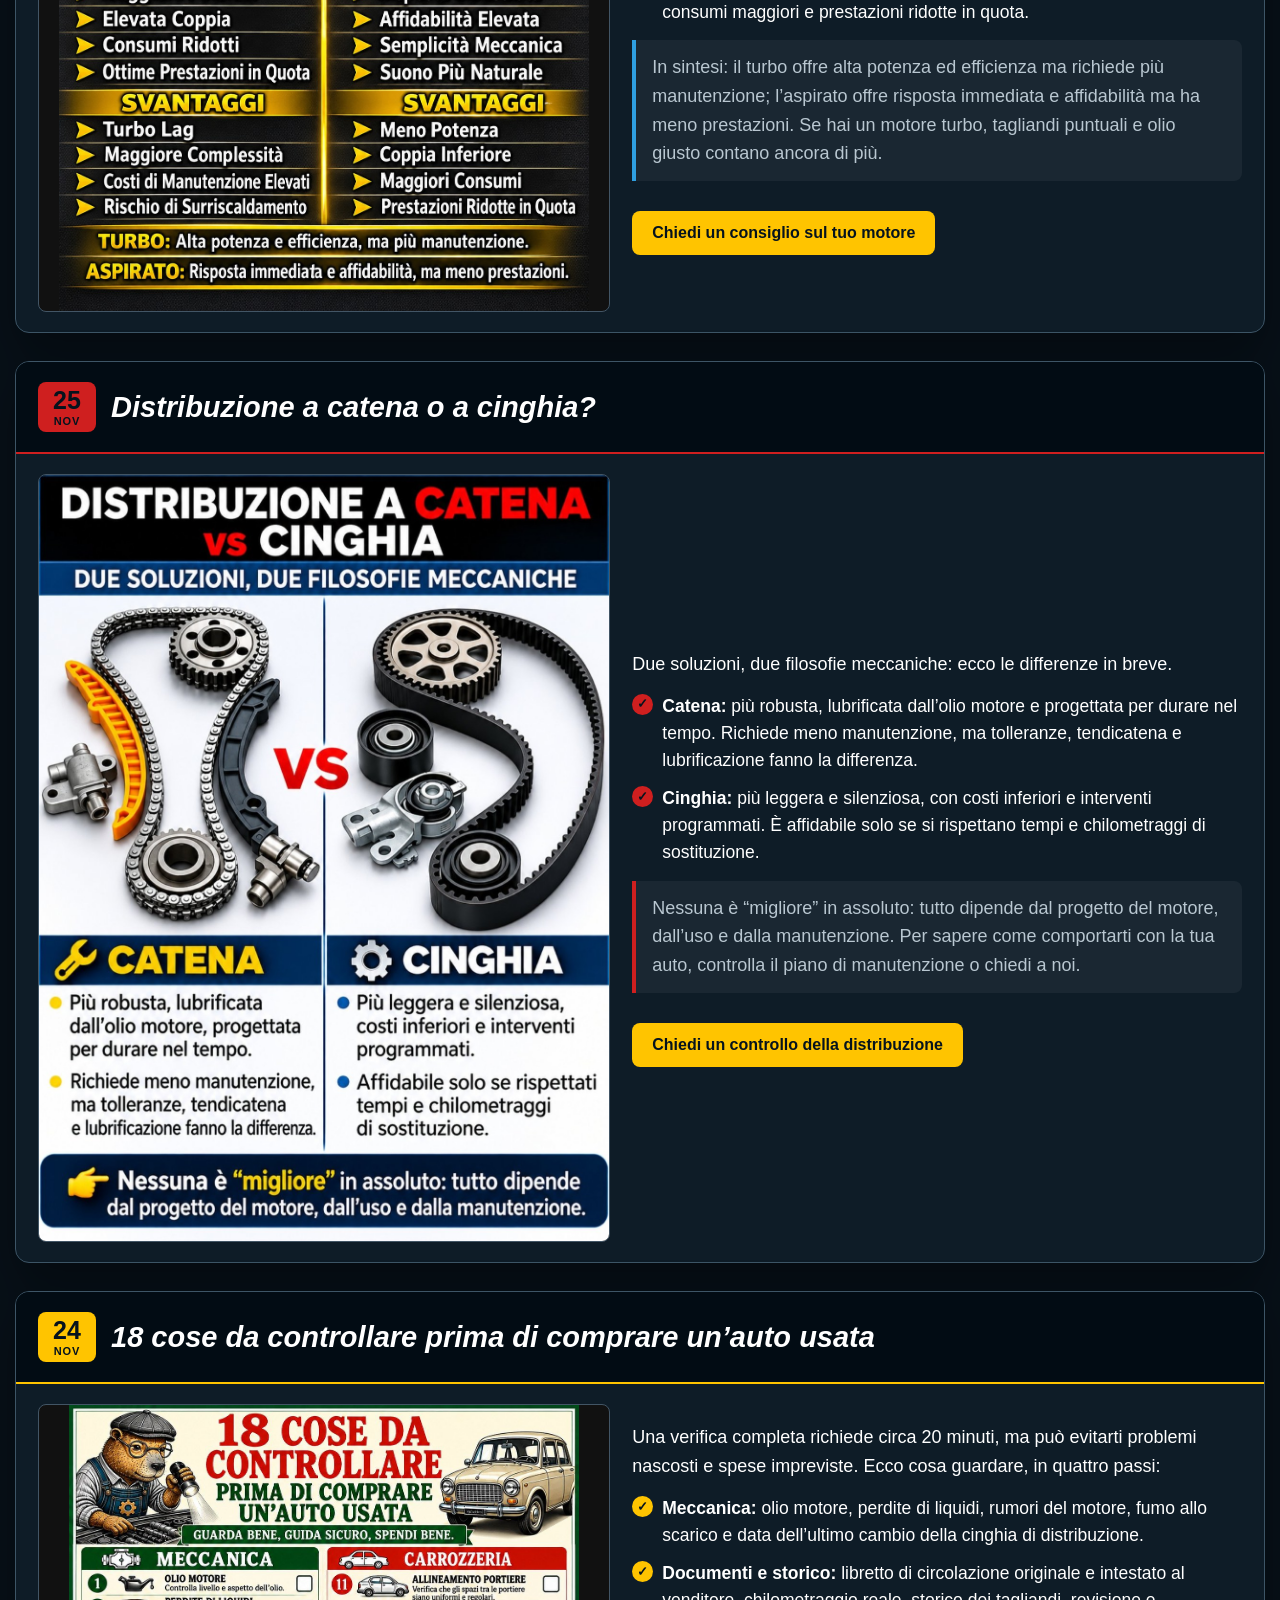
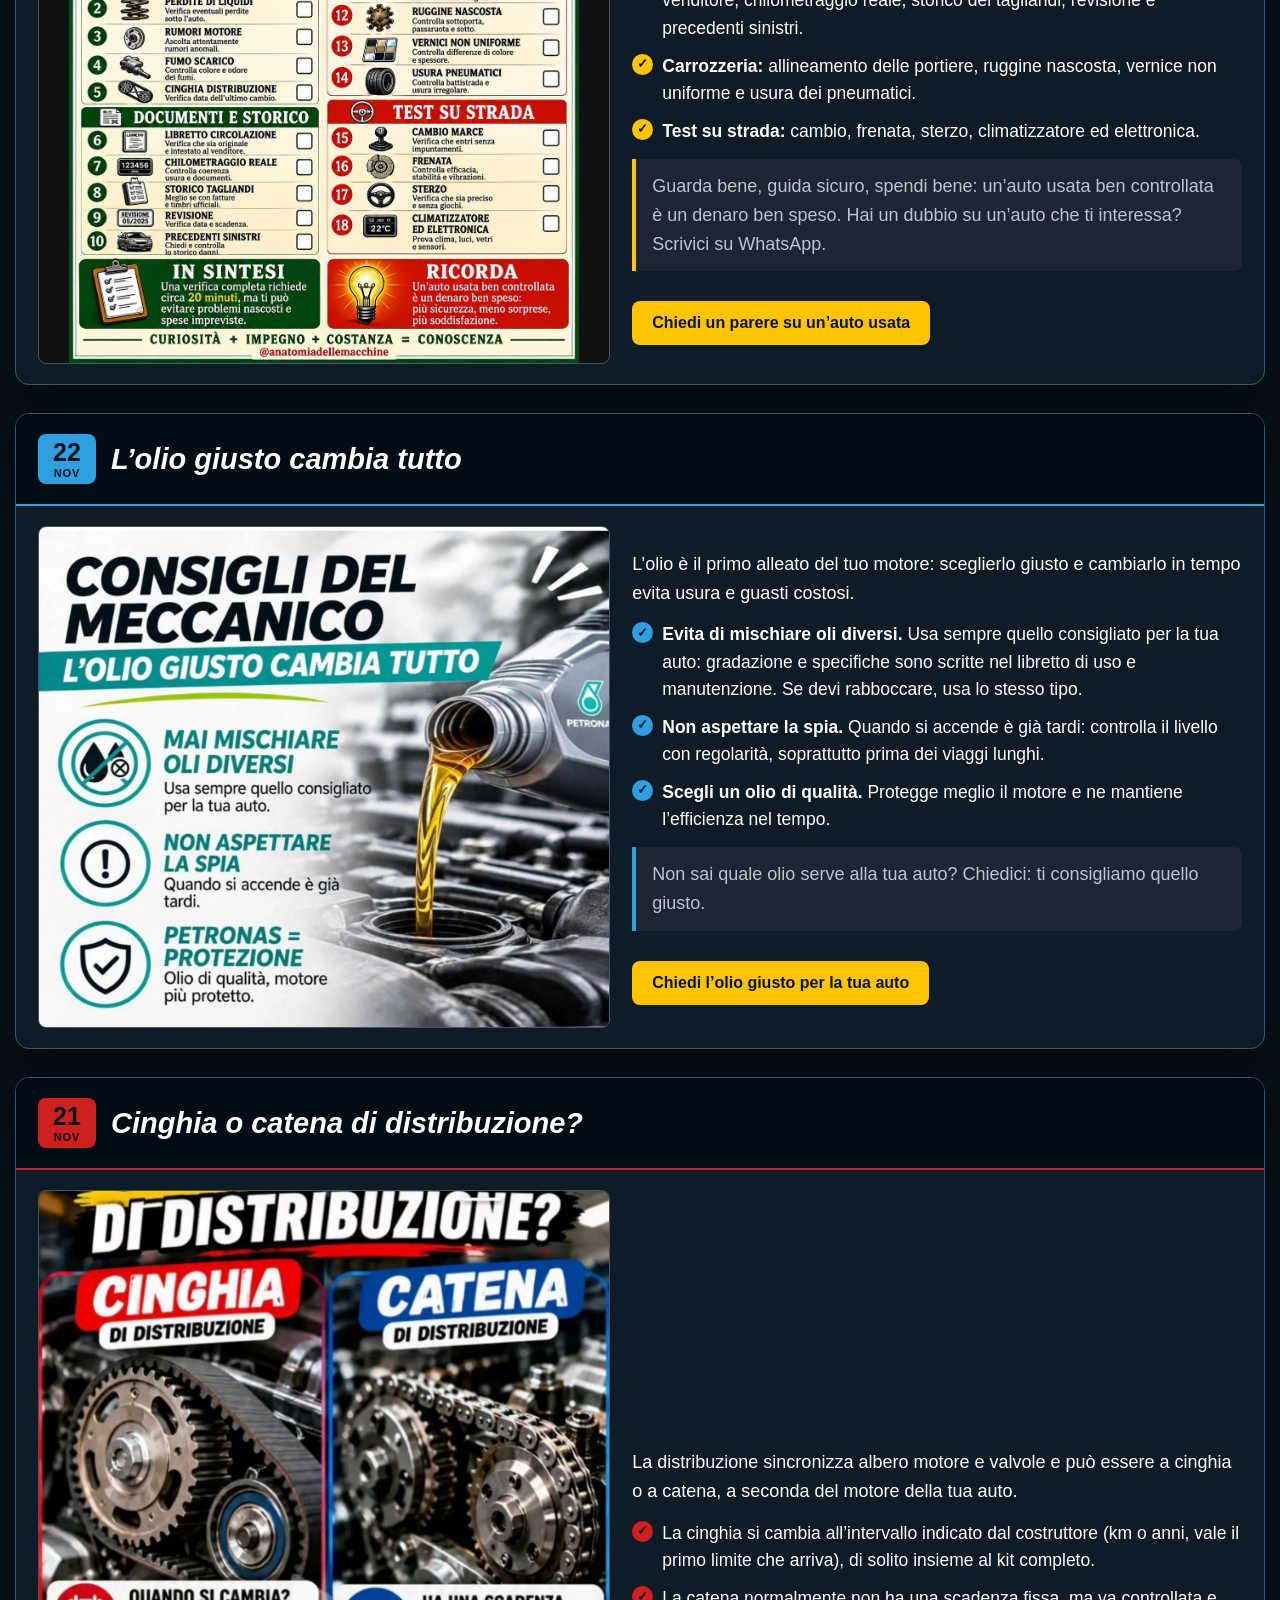
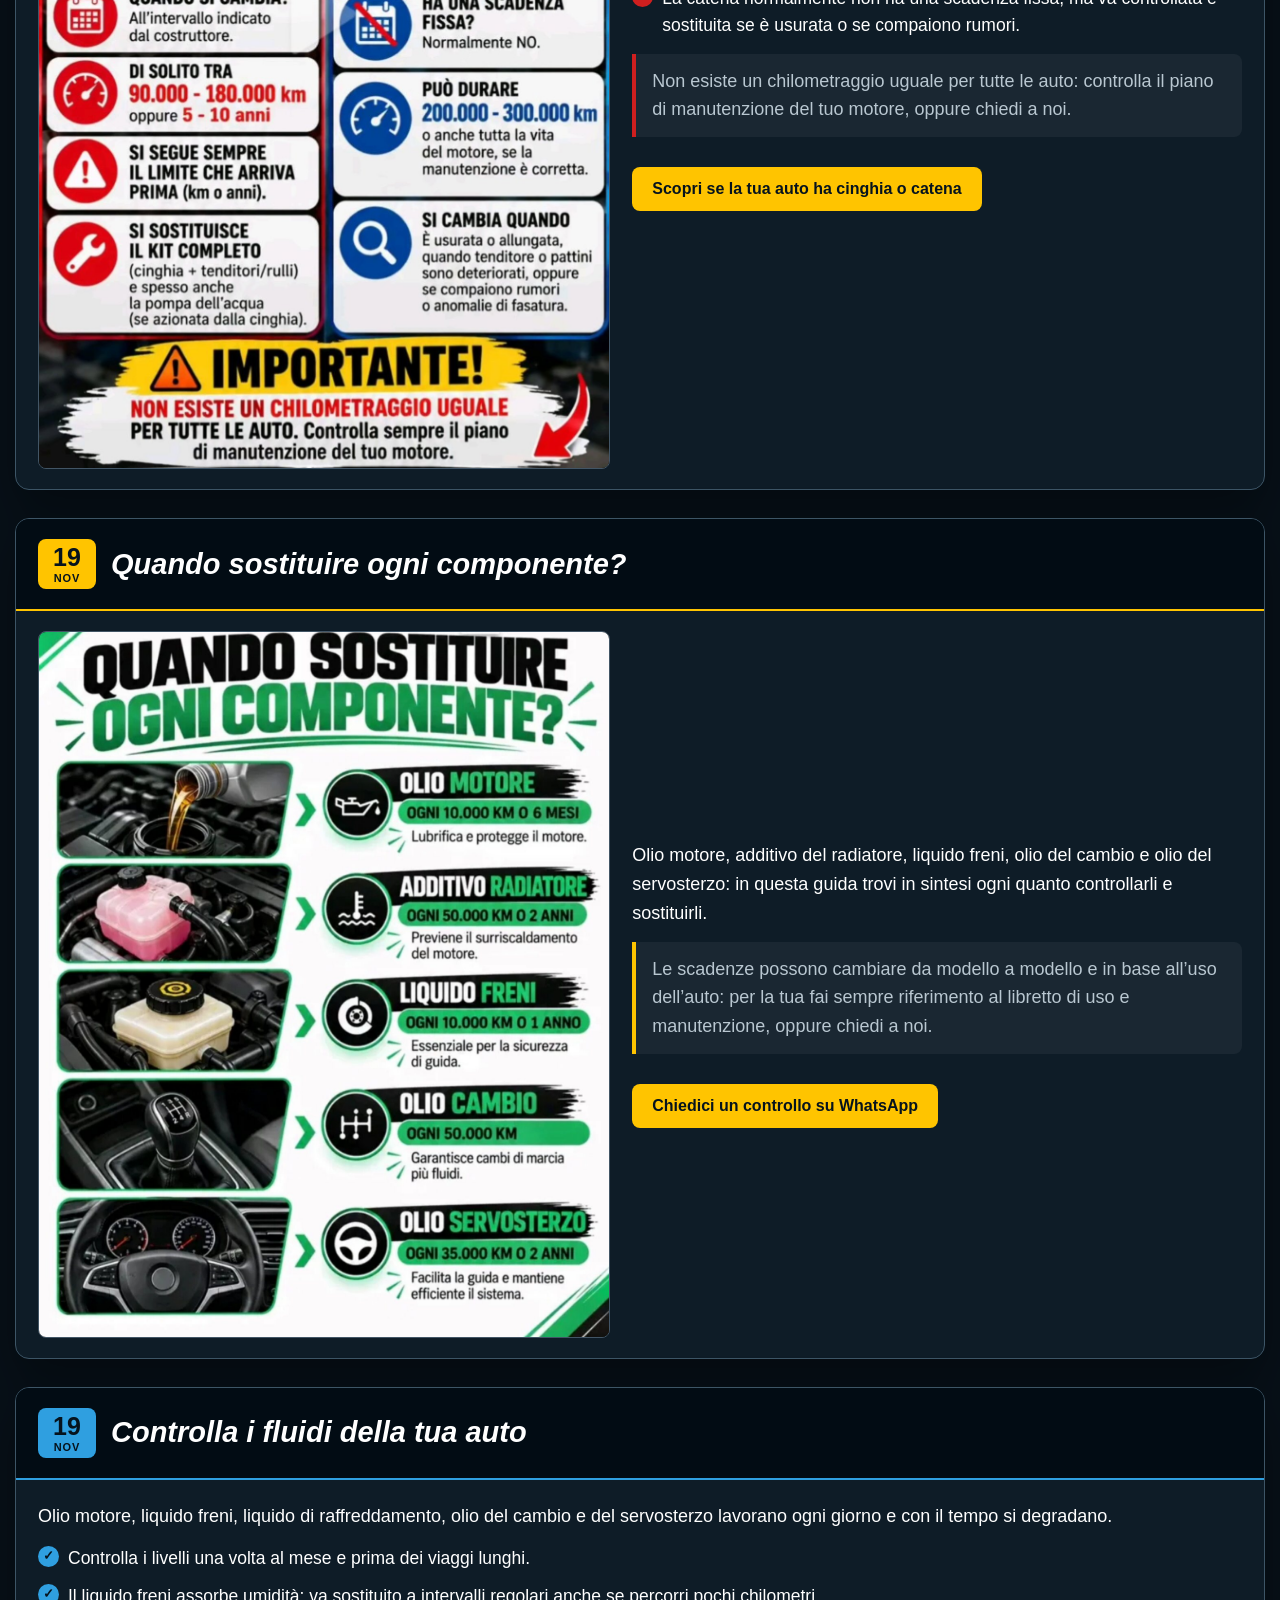
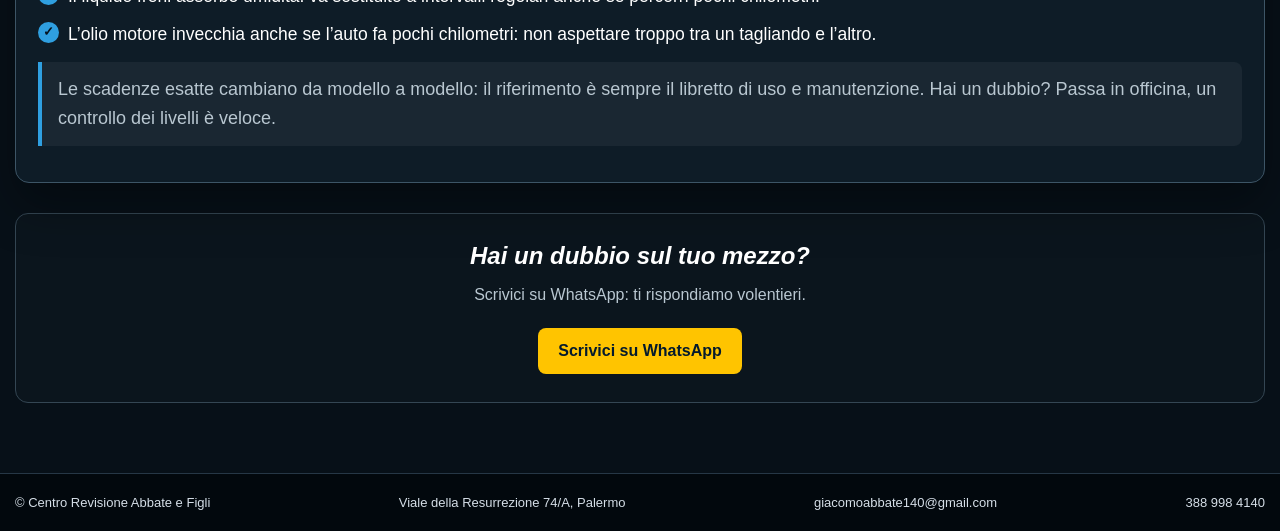
<file: consigli-del-giorno.html>
<!doctype html>
<html lang="it">
<head>
  <script>
/* Esclude le visite del proprietario da Google Analytics.
   Apri una volta ?no_track=1 per disattivare il tracciamento su questo dispositivo, ?no_track=0 per riattivarlo. */
(function(){
  try {
    var p = new URLSearchParams(location.search).get('no_track');
    if (p === '1') localStorage.setItem('no_track', '1');
    if (p === '0') localStorage.removeItem('no_track');
    if (localStorage.getItem('no_track') === '1') window['ga-disable-G-HGBM2XETY7'] = true;
  } catch (e) {}
})();
</script>
<script async src="https://www.googletagmanager.com/gtag/js?id=G-HGBM2XETY7"></script>
  <script>
    window.dataLayer = window.dataLayer || [];
    function gtag(){dataLayer.push(arguments);}
    gtag('js', new Date());
    gtag('config', 'G-HGBM2XETY7');
  </script>
  <meta charset="utf-8">
  <meta name="viewport" content="width=device-width, initial-scale=1">
  <title>Consigli del giorno | Centro Revisione Abbate e Figli</title>
  <meta name="description" content="Consigli pratici dei meccanici di Abbate e Figli a Palermo per mantenere efficiente la tua auto: controlli, scadenze e piccoli accorgimenti.">
  <style>
    :root { --navy:#041a2d; --navy-deep:#020c14; --yellow:#ffc400; --red:#cf1f1f; --blue:#2f9fe0; --white:#fff; --muted:#b9c7d1; --line:#31424f; }
    * { box-sizing:border-box; }
    html { scroll-behavior:smooth; }
    body { margin:0; color:var(--white); background:#071018; font-family:Arial,Helvetica,sans-serif; opacity:0; animation:pageFadeIn .4s ease forwards; transition:opacity .28s ease; }
    body.fade-out { opacity:0 !important; animation:none; }
    @keyframes pageFadeIn { to { opacity:1; } }
    a { color:inherit; text-decoration:none; }
    .wrap { width:min(1280px,calc(100% - 30px)); margin:auto; }

    .notice { padding:9px 18px; color:var(--navy); background:var(--yellow); font-weight:900; text-align:center; }
    header { position:sticky; top:0; z-index:20; background:#03121f; border-bottom:1px solid #263847; }
    .topbar { display:flex; align-items:center; gap:24px; min-height:84px; }
    .logo { margin-right:auto; font-weight:900; line-height:1.05; }
    .logo strong { display:block; margin-top:4px; color:var(--yellow); font-size:23px; }
    nav { display:flex; gap:23px; font-size:14px; font-weight:900; }
    nav a { position:relative; padding:8px 0; }
    nav a::after { position:absolute; right:0; bottom:0; left:0; height:2px; background:var(--yellow); content:""; transform:scaleX(0); transform-origin:center; transition:transform .2s ease; }
    nav a:hover::after, nav a.active::after { transform:scaleX(1); }
    .wa { padding:13px 18px; border-radius:8px; background:var(--yellow); color:var(--navy); font-weight:900; white-space:nowrap; }

    .hero { padding:58px 0 48px; border-bottom:4px solid var(--yellow); background:linear-gradient(135deg,#041a2d,#092d4a); text-align:center; }
    .hero h1 { margin:0; font-size:clamp(44px,7vw,74px); line-height:1; }
    .hero h1 span { color:var(--yellow); }
    .hero p { max-width:760px; margin:13px auto 0; color:#dce7ef; font-size:18px; line-height:1.4; }
    .back { display:inline-flex; margin-top:20px; padding:11px 18px; border:2px solid #fff; border-radius:8px; font-weight:900; transition:background .2s ease,color .2s ease; }
    .back:hover { background:#fff; color:var(--navy); }

    main { padding:42px 0 70px; }
    .intro { margin-bottom:32px; text-align:center; }
    .intro h2 { display:inline-block; margin:0 0 12px; padding-bottom:10px; border-bottom:3px solid var(--yellow); font-size:40px; font-style:italic; }
    .intro p { margin:0; color:var(--muted); }
    .jobs { display:grid; gap:34px; }

    .job { --accent:var(--yellow); overflow:hidden; position:relative; border:1px solid #3d5566; border-radius:14px; background:#0e1c27; box-shadow:0 22px 48px rgba(0,0,0,.35); }
    .job:nth-of-type(3n+2) { --accent:var(--blue); }
    .job:nth-of-type(3n+3) { --accent:var(--red); }
    .job::before { position:absolute; top:0; right:0; left:0; z-index:1; height:6px; background:var(--accent); content:""; }
    .job-head { display:flex; align-items:center; gap:15px; padding:23px 22px 21px; border-bottom:2px solid var(--accent); background:var(--navy-deep); }
    .job-number, .phase-no { display:grid; flex:0 0 auto; place-items:center; border-radius:8px; background:var(--accent); color:#06131d; font-weight:900; }
    .job-number { width:54px; height:49px; font-size:22px; }
    .job-head h2 { margin:0; font-size:clamp(24px,3vw,31px); font-style:italic; line-height:1.1; }
    .job-head h2 span { color:var(--yellow); }

    .sequence { display:grid; grid-template-columns:repeat(3,minmax(0,1fr)); }
    .phase { display:flex; min-width:0; padding:22px; border-right:1px solid var(--line); flex-direction:column; align-items:flex-start; }
    .phase:last-child { border-right:0; }
    .phase img { width:100%; aspect-ratio:4 / 3; margin-bottom:17px; border:1px solid #425565; border-radius:8px; background:#111; object-fit:cover; cursor:zoom-in; transition:transform .3s ease,filter .3s ease; }
    .phase img:hover { transform:scale(1.02); filter:brightness(1.06); }
    .phase.no-media { justify-content:center; min-height:286px; background:linear-gradient(145deg,rgba(18,43,58,.9),rgba(8,21,30,.9)); }
    .phase.no-media::before { display:block; width:34px; height:3px; margin-bottom:18px; background:var(--accent); content:""; }
    .phase-no { width:42px; height:42px; margin:0 0 14px; font-size:18px; }
    .phase h3 { margin:0 0 8px; font-size:19px; font-style:italic; line-height:1.15; }
    .phase h3 strong { display:block; margin-top:4px; color:#fff; font-size:23px; font-style:normal; line-height:1.13; }
    .phase p { margin:0; color:#d7e0e6; line-height:1.55; }

    .job-foot { display:grid; grid-template-columns:repeat(3,minmax(0,1fr)); border-top:2px solid var(--accent); background:var(--navy-deep); }
    .fact { padding:16px 20px; border-right:1px solid var(--line); }
    .fact:last-child { border-right:0; }
    .fact small { display:block; margin-bottom:5px; color:var(--yellow); font-weight:900; }
    .fact strong { font-size:15px; line-height:1.4; }

    .cta { margin-top:30px; padding:28px; border:1px solid #344653; border-radius:13px; background:#0b151d; text-align:center; }
    .cta h2 { margin:0; font-style:italic; }
    .cta p { color:var(--muted); }
    .cta a { display:inline-flex; margin-top:8px; padding:14px 20px; border-radius:8px; background:var(--yellow); color:var(--navy); font-weight:900; transition:transform .2s ease,box-shadow .2s ease; }
    .cta a:hover { box-shadow:0 10px 22px rgba(255,196,0,.35); transform:translateY(-3px); }
    footer { padding:21px 0; border-top:1px solid #263746; background:#02080d; color:#d5dee7; font-size:13px; }
    .footer { display:flex; flex-wrap:wrap; justify-content:space-between; gap:16px; }

    @media (max-width:980px) { nav { gap:14px; font-size:12px; } .topbar { gap:16px; } }
    @media (max-width:900px) { nav { display:none; } .sequence,.job-foot { grid-template-columns:1fr; } .phase,.fact { border-right:0; border-bottom:1px solid var(--line); } .phase:last-child,.fact:last-child { border-bottom:0; } .phase { min-height:0; } .phase.no-media { min-height:0; } .phase img { max-height:520px; object-fit:contain; } }
    @media (max-width:600px) { .wrap { width:min(100% - 24px,1280px); } .topbar { min-height:72px; } .logo strong { font-size:21px; } .wa { padding:10px; font-size:12px; white-space:normal; } .hero { padding:45px 0; } .hero p { font-size:17px; } .intro h2 { font-size:34px; } .job-head { padding:20px; } .job-number { width:53px; height:48px; } .phase { padding:20px; } .jobs { gap:28px; } }
  
    /* ===== Valutazione a stelle sotto ogni lavoro ===== */
    .job-rating { display:grid; grid-template-columns:repeat(3,minmax(0,1fr)); border-top:1px solid var(--line); background:#06121b; }
    .rate-cell { display:flex; min-width:0; padding:16px 20px; border-right:1px solid var(--line); flex-direction:column; justify-content:center; }
    .rate-cell:last-child { border-right:0; }
    .rate-cell small { display:block; margin-bottom:9px; color:var(--yellow); font-weight:900; }
    .rate-avg { display:flex; align-items:baseline; gap:7px; line-height:1; }
    .rate-avg b { font-size:36px; font-weight:900; }
    .rate-avg span { color:var(--muted); font-weight:700; }
    .rate-count { margin-top:8px; color:var(--muted); font-size:14px; }
    .stars-static { --s:28px; --g:5px; position:relative; display:inline-block; align-self:flex-start; }
    .stars-static .row { display:flex; width:max-content; gap:var(--g); }
    .stars-static svg { display:block; width:var(--s); height:var(--s); }
    .stars-bg svg { fill:#1b2d3a; stroke:#3a5163; stroke-width:1; }
    .stars-fg { position:absolute; top:0; left:0; overflow:hidden; width:calc(var(--full,0) * (var(--s) + var(--g)) + var(--frac,0) * var(--s)); }
    .stars-fg svg { fill:var(--yellow); stroke:var(--yellow); stroke-width:1; }
    .stars-input { display:flex; gap:6px; }
    .stars-input button { all:unset; display:grid; width:40px; height:40px; place-items:center; border-radius:8px; cursor:pointer; transition:transform .15s ease; }
    .stars-input button svg { width:32px; height:32px; fill:#1b2d3a; stroke:#3a5163; stroke-width:1; transition:fill .15s ease,stroke .15s ease; }
    .stars-input button.on svg { fill:var(--yellow); stroke:var(--yellow); }
    .stars-input button:hover { transform:scale(1.12); }
    .stars-input button:focus-visible { outline:2px solid var(--yellow); outline-offset:2px; }
    .rate-msg { min-height:20px; margin-top:9px; color:var(--muted); font-size:14px; line-height:1.4; }
    .rate-msg.thanks { color:var(--yellow); font-weight:700; }
    @media (max-width:900px) {
      .job-rating { grid-template-columns:1fr 1fr; }
      .rate-cell:nth-child(2) { border-right:0; }
      .rate-vote { grid-column:1 / -1; border-top:1px solid var(--line); border-right:0; }
    }
    @media (max-width:420px) { .stars-static { --s:23px; --g:4px; } .rate-avg b { font-size:32px; } .stars-input button { width:38px; height:38px; } .stars-input button svg { width:30px; height:30px; } }
      .job-rating.local { grid-template-columns:repeat(3,minmax(0,1fr)); }
    .job-rating.local .rate-vote { grid-column:span 2; border-right:0; }
    .job-rating.local .rate-cell:nth-child(2) { display:none; }
    @media (max-width:900px) { .job-rating.local { grid-template-columns:1fr; } .job-rating.local .rate-vote { grid-column:auto; border-top:1px solid var(--line); } .job-rating.local .rate-summary { border-right:0; } }
      .rate-dist { grid-column:1 / -1; padding:14px 20px 18px; border-top:1px solid var(--line); }
    .rate-dist small { display:block; margin-bottom:10px; color:var(--yellow); font-weight:900; }
    .dist-row { display:grid; grid-template-columns:44px minmax(0,1fr) 84px; align-items:center; gap:12px; margin-top:7px; }
    .dist-lbl { font-weight:800; font-size:14px; }
    .dist-bar { display:block; height:10px; overflow:hidden; border-radius:6px; background:#1b2d3a; }
    .dist-bar i { display:block; height:100%; border-radius:6px; background:var(--yellow); }
    .dist-n { color:var(--muted); font-size:14px; text-align:right; }
  
    /* ===== Consigli del giorno ===== */
    .new-tag { display:inline-block; margin-bottom:16px; padding:6px 14px; border-radius:999px; background:var(--yellow); color:#06131d; font-size:13px; font-weight:900; letter-spacing:.09em; }
    .tips { display:grid; gap:28px; }
    .tip { --accent:var(--yellow); overflow:hidden; border:1px solid #3d5566; border-radius:14px; background:#0e1c27; box-shadow:0 22px 48px rgba(0,0,0,.35); }
    .tip:nth-of-type(3n+2) { --accent:var(--blue); }
    .tip:nth-of-type(3n+3) { --accent:var(--red); }
    .tip-head { display:flex; align-items:center; gap:15px; padding:20px 22px; border-bottom:2px solid var(--accent); background:var(--navy-deep); }
    .tip-date { display:grid; flex:0 0 auto; width:58px; padding:6px 0 5px; place-items:center; border-radius:8px; background:var(--accent); color:#06131d; line-height:1; text-align:center; }
    .tip-date b { font-size:25px; font-weight:900; }
    .tip-date span { margin-top:3px; font-size:11px; font-weight:900; letter-spacing:.08em; }
    .tip-head h3 { flex:1; margin:0; font-size:clamp(22px,2.8vw,29px); font-style:italic; line-height:1.15; }
    .tip-badge { flex:0 0 auto; padding:6px 11px; border-radius:999px; background:var(--red); color:#fff; font-size:11.5px; font-weight:900; letter-spacing:.06em; }
    .tip-body { display:grid; grid-template-columns:1fr; gap:0; }
    .tip-body.has-photo { grid-template-columns:minmax(0,1fr) minmax(0,1.1fr); }
    .tip-photos { padding:20px 0 20px 22px; }
    .tip-photos img { display:block; width:100%; max-height:560px; margin:0 0 12px; border:1px solid #425565; border-radius:8px; background:#111; object-fit:contain; cursor:zoom-in; }
    .tip-photos img:last-child { margin-bottom:0; }
    .tip-text { padding:22px; }
    .tip-text p { margin:0 0 14px; font-size:18px; line-height:1.6; }
    .tip-text ul { margin:0 0 14px; padding:0; list-style:none; }
    .tip-text li { position:relative; margin:0 0 11px; padding-left:30px; font-size:17.5px; line-height:1.55; }
    .tip-text li:before { content:"✓"; position:absolute; left:0; top:1px; display:grid; width:21px; height:21px; place-items:center; border-radius:50%; background:var(--accent); color:#06131d; font-size:13px; font-weight:900; }
    .tip-note { margin:0; padding:13px 16px; border-left:4px solid var(--accent); border-radius:0 8px 8px 0; background:rgba(255,255,255,.05); color:var(--muted); font-size:16px; line-height:1.5; }
    @media (max-width:820px) { .tip-body.has-photo { grid-template-columns:1fr; } .tip-photos { padding:18px 18px 0; } .tip-head { flex-wrap:wrap; padding:18px; } .tip-text { padding:18px; } }
      .tip-body.has-photo .tip-text { align-self:center; }
    .tip-photos.tall img { max-height:none; }
    .tip-cta { display:inline-flex; margin-top:16px; padding:13px 20px; border-radius:8px; background:var(--yellow); color:#06131d; font-weight:900; text-decoration:none; }
  </style>
</head>
<body>
  <script>
    document.addEventListener('click',function(e){var a=e.target.closest('a');if(!a)return;var href=a.getAttribute('href');if(!href||href.charAt(0)==='#'||href.indexOf('http')===0||href.indexOf('mailto')===0||href.indexOf('tel')===0||a.target==='_blank')return;e.preventDefault();document.body.classList.add('fade-out');setTimeout(function(){window.location.href=href;},280);});
  </script>
  <div class="notice">CENTRO REVISIONE E MECCANICA DI AUTOVEICOLI "ABBATE E FIGLI"</div>
  <header><div class="wrap topbar"><a class="logo" href="index.html">CENTRO REVISIONE<strong>ABBATE E FIGLI</strong></a><nav><a href="index.html">HOME</a><a href="autostorico.html">AUTOSTORICO</a><a href="auto-usate.html">AUTO USATE</a><a href="lavori.html">LAVORI GIORNALIERI</a><a href="index.html#contatti">CONTATTI</a></nav><a class="wa" href="https://wa.me/393889984140" target="_blank" rel="noopener noreferrer">WhatsApp 388 998 4140</a></div></header>
  <section class="hero"><div class="wrap"><span class="new-tag">NUOVO SERVIZIO</span><h1>CONSIGLI <span>DEL GIORNO</span></h1><p>Consigli pratici dei nostri meccanici per mantenere efficiente il proprio mezzo: controlli, scadenze e piccoli accorgimenti che evitano guasti e spese.</p><a class="back" href="index.html">← Torna alla Home</a></div></section>
  <div id="new-jobs-banner" style="display:none;background:#0b2540;color:#fff;text-align:center;padding:12px 44px;font-weight:800;font-size:14px;position:relative">
    <span id="new-jobs-banner-text"></span>
    <button onclick="document.getElementById('new-jobs-banner').style.display='none'" aria-label="Chiudi" style="position:absolute;right:12px;top:50%;transform:translateY(-50%);background:rgba(255,255,255,.15);border:none;color:#fff;width:26px;height:26px;border-radius:50%;font-weight:900;cursor:pointer">✕</button>
  </div>
  <script>
  (function(){
    var count = document.querySelectorAll('article.job').length;
    var seen = parseInt(localStorage.getItem('autostorico_jobs_seen') || '0', 10);
    if (count > seen) {
      var added = count - seen;
      var banner = document.getElementById('new-jobs-banner');
      document.getElementById('new-jobs-banner-text').textContent =
        (added === 1 ? '🔧 Nuovo lavoro aggiunto!' : '🔧 ' + added + ' nuovi lavori aggiunti!');
      banner.style.display = 'block';
      localStorage.setItem('autostorico_jobs_seen', String(count));
    }
  })();
  </script>
  <main><div class="wrap"><div class="tips">
    <article class="tip"><div class="tip-head"><div class="tip-date"><b>28</b><span>NOV</span></div><h3>GPL e metano: 5 falsi miti</h3><span class="tip-badge" data-latest hidden>ULTIMO CONSIGLIO</span></div><div class="tip-body"><div class="tip-photos"><img src="assets/consigli-gpl-metano-5-falsi-miti.jpg" alt="Infografica: GPL e metano, 5 falsi miti che costano solo tempo e soldi" loading="lazy"></div><div class="tip-text"><p>Cinque cose che si sentono dire su GPL e metano, e come stanno davvero:</p><ul><li><b>&ldquo;Fa perdere potenza&rdquo;:</b> un impianto ben installato e in buono stato mantiene prestazioni molto simili alla benzina.</li><li><b>&ldquo;Fa consumare di pi&ugrave;&rdquo;:</b> il consumo pu&ograve; aumentare leggermente, ma il costo al chilometro resta inferiore.</li><li><b>&ldquo;Il motore dura meno&rdquo;:</b> con una corretta manutenzione non ne risente, grazie a una combustione pi&ugrave; pulita.</li><li><b>&ldquo;&Egrave; pericoloso&rdquo;:</b> gli impianti moderni sono molto sicuri e dotati di sistemi di protezione.</li><li><b>&ldquo;Non serve manutenzione&rdquo;:</b> al contrario, i controlli periodici dell&rsquo;impianto e delle bombole sono fondamentali per sicurezza ed efficienza.</li></ul><p class="tip-note">La realt&agrave;? Con la giusta diagnosi e manutenzione, GPL e metano sono una scelta affidabile, economica e sostenibile.</p><a class="tip-cta" href="https://wa.me/393889984140?text=Buongiorno%2C%20vorrei%20un%20controllo%20dell%27impianto%20GPL%2Fmetano%20della%20mia%20auto." target="_blank" rel="noopener noreferrer">Chiedi un controllo dell&rsquo;impianto GPL/metano</a></div></div></article>
    <article class="tip"><div class="tip-head"><div class="tip-date"><b>26</b><span>NOV</span></div><h3>Turbo o aspirato?</h3><span class="tip-badge" data-latest hidden>ULTIMO CONSIGLIO</span></div><div class="tip-body"><div class="tip-photos"><img src="assets/consigli-turbo-vs-aspirato.jpg" alt="Infografica: motore turbo contro motore aspirato, vantaggi e svantaggi di ciascuno" loading="lazy"></div><div class="tip-text"><p>Due motori, due caratteri: ecco vantaggi e svantaggi in breve.</p><ul><li><b>Turbo:</b> maggiore potenza, coppia elevata, consumi ridotti e ottime prestazioni in quota. In cambio c&rsquo;&egrave; il turbo lag, una maggiore complessit&agrave;, costi di manutenzione pi&ugrave; alti e un rischio di surriscaldamento.</li><li><b>Aspirato:</b> risposta immediata, affidabilit&agrave; elevata, semplicit&agrave; meccanica e un suono pi&ugrave; naturale. In cambio ha meno potenza, coppia inferiore, consumi maggiori e prestazioni ridotte in quota.</li></ul><p class="tip-note">In sintesi: il turbo offre alta potenza ed efficienza ma richiede pi&ugrave; manutenzione; l&rsquo;aspirato offre risposta immediata e affidabilit&agrave; ma ha meno prestazioni. Se hai un motore turbo, tagliandi puntuali e olio giusto contano ancora di pi&ugrave;.</p><a class="tip-cta" href="https://wa.me/393889984140?text=Buongiorno%2C%20vorrei%20un%20consiglio%20sul%20motore%20della%20mia%20auto%20(turbo%20o%20aspirato)." target="_blank" rel="noopener noreferrer">Chiedi un consiglio sul tuo motore</a></div></div></article>
    <article class="tip"><div class="tip-head"><div class="tip-date"><b>25</b><span>NOV</span></div><h3>Distribuzione a catena o a cinghia?</h3><span class="tip-badge" data-latest hidden>ULTIMO CONSIGLIO</span></div><div class="tip-body"><div class="tip-photos tall"><img src="assets/consigli-distribuzione-catena-vs-cinghia.jpg" alt="Infografica: distribuzione a catena contro distribuzione a cinghia, vantaggi e manutenzione di ciascuna" loading="lazy"></div><div class="tip-text"><p>Due soluzioni, due filosofie meccaniche: ecco le differenze in breve.</p><ul><li><b>Catena:</b> pi&ugrave; robusta, lubrificata dall&rsquo;olio motore e progettata per durare nel tempo. Richiede meno manutenzione, ma tolleranze, tendicatena e lubrificazione fanno la differenza.</li><li><b>Cinghia:</b> pi&ugrave; leggera e silenziosa, con costi inferiori e interventi programmati. &Egrave; affidabile solo se si rispettano tempi e chilometraggi di sostituzione.</li></ul><p class="tip-note">Nessuna &egrave; &ldquo;migliore&rdquo; in assoluto: tutto dipende dal progetto del motore, dall&rsquo;uso e dalla manutenzione. Per sapere come comportarti con la tua auto, controlla il piano di manutenzione o chiedi a noi.</p><a class="tip-cta" href="https://wa.me/393889984140?text=Buongiorno%2C%20vorrei%20un%20controllo%20della%20distribuzione%20della%20mia%20auto." target="_blank" rel="noopener noreferrer">Chiedi un controllo della distribuzione</a></div></div></article>
    <article class="tip"><div class="tip-head"><div class="tip-date"><b>24</b><span>NOV</span></div><h3>18 cose da controllare prima di comprare un&rsquo;auto usata</h3><span class="tip-badge" data-latest hidden>ULTIMO CONSIGLIO</span></div><div class="tip-body"><div class="tip-photos"><img src="assets/consigli-18-cose-da-controllare-auto-usata.jpg" alt="Checklist: 18 cose da controllare prima di comprare un&rsquo;auto usata, divise in meccanica, documenti e storico, carrozzeria e test su strada" loading="lazy"></div><div class="tip-text"><p>Una verifica completa richiede circa 20 minuti, ma pu&ograve; evitarti problemi nascosti e spese impreviste. Ecco cosa guardare, in quattro passi:</p><ul><li><b>Meccanica:</b> olio motore, perdite di liquidi, rumori del motore, fumo allo scarico e data dell&rsquo;ultimo cambio della cinghia di distribuzione.</li><li><b>Documenti e storico:</b> libretto di circolazione originale e intestato al venditore, chilometraggio reale, storico dei tagliandi, revisione e precedenti sinistri.</li><li><b>Carrozzeria:</b> allineamento delle portiere, ruggine nascosta, vernice non uniforme e usura dei pneumatici.</li><li><b>Test su strada:</b> cambio, frenata, sterzo, climatizzatore ed elettronica.</li></ul><p class="tip-note">Guarda bene, guida sicuro, spendi bene: un&rsquo;auto usata ben controllata &egrave; un denaro ben speso. Hai un dubbio su un&rsquo;auto che ti interessa? Scrivici su WhatsApp.</p><a class="tip-cta" href="https://wa.me/393889984140?text=Buongiorno%2C%20ho%20trovato%20un%27auto%20usata%20e%20vorrei%20un%20parere." target="_blank" rel="noopener noreferrer">Chiedi un parere su un&rsquo;auto usata</a></div></div></article>
    <article class="tip"><div class="tip-head"><div class="tip-date"><b>22</b><span>NOV</span></div><h3>L&rsquo;olio giusto cambia tutto</h3><span class="tip-badge" data-latest hidden>ULTIMO CONSIGLIO</span></div><div class="tip-body"><div class="tip-photos"><img src="assets/consigli-olio-giusto-cambia-tutto.jpg" alt="Infografica: consigli del meccanico, l&rsquo;olio giusto cambia tutto. Mai mischiare oli diversi, non aspettare la spia, un olio di qualit&agrave; protegge il motore" loading="lazy"></div><div class="tip-text"><p>L&rsquo;olio &egrave; il primo alleato del tuo motore: sceglierlo giusto e cambiarlo in tempo evita usura e guasti costosi.</p><ul><li><b>Evita di mischiare oli diversi.</b> Usa sempre quello consigliato per la tua auto: gradazione e specifiche sono scritte nel libretto di uso e manutenzione. Se devi rabboccare, usa lo stesso tipo.</li><li><b>Non aspettare la spia.</b> Quando si accende &egrave; gi&agrave; tardi: controlla il livello con regolarit&agrave;, soprattutto prima dei viaggi lunghi.</li><li><b>Scegli un olio di qualit&agrave;.</b> Protegge meglio il motore e ne mantiene l&rsquo;efficienza nel tempo.</li></ul><p class="tip-note">Non sai quale olio serve alla tua auto? Chiedici: ti consigliamo quello giusto.</p><a class="tip-cta" href="https://wa.me/393889984140?text=Buongiorno%2C%20vorrei%20sapere%20quale%20olio%20serve%20alla%20mia%20auto." target="_blank" rel="noopener noreferrer">Chiedi l&rsquo;olio giusto per la tua auto</a></div></div></article>
    <article class="tip"><div class="tip-head"><div class="tip-date"><b>21</b><span>NOV</span></div><h3>Cinghia o catena di distribuzione?</h3><span class="tip-badge" data-latest hidden>ULTIMO CONSIGLIO</span></div><div class="tip-body"><div class="tip-photos tall"><img src="assets/consigli-cinghia-o-catena-distribuzione.jpg" alt="Infografica: differenze tra cinghia e catena di distribuzione, quando si cambiano e quanto durano" loading="lazy"></div><div class="tip-text"><p>La distribuzione sincronizza albero motore e valvole e pu&ograve; essere a cinghia o a catena, a seconda del motore della tua auto.</p><ul><li>La cinghia si cambia all&rsquo;intervallo indicato dal costruttore (km o anni, vale il primo limite che arriva), di solito insieme al kit completo.</li><li>La catena normalmente non ha una scadenza fissa, ma va controllata e sostituita se &egrave; usurata o se compaiono rumori.</li></ul><p class="tip-note">Non esiste un chilometraggio uguale per tutte le auto: controlla il piano di manutenzione del tuo motore, oppure chiedi a noi.</p><a class="tip-cta" href="https://wa.me/393889984140?text=Buongiorno%2C%20vorrei%20sapere%20se%20la%20mia%20auto%20ha%20cinghia%20o%20catena%20di%20distribuzione%20e%20quando%20va%20controllata." target="_blank" rel="noopener noreferrer">Scopri se la tua auto ha cinghia o catena</a></div></div></article>
    <article class="tip"><div class="tip-head"><div class="tip-date"><b>19</b><span>NOV</span></div><h3>Quando sostituire ogni componente?</h3><span class="tip-badge" data-latest hidden>ULTIMO CONSIGLIO</span></div><div class="tip-body"><div class="tip-photos tall"><img src="assets/consigli-quando-sostituire-componenti.jpg" alt="Infografica: ogni quanto sostituire olio motore, additivo radiatore, liquido freni, olio cambio e olio servosterzo" loading="lazy"></div><div class="tip-text"><p>Olio motore, additivo del radiatore, liquido freni, olio del cambio e olio del servosterzo: in questa guida trovi in sintesi ogni quanto controllarli e sostituirli.</p><p class="tip-note">Le scadenze possono cambiare da modello a modello e in base all&rsquo;uso dell&rsquo;auto: per la tua fai sempre riferimento al libretto di uso e manutenzione, oppure chiedi a noi.</p><a class="tip-cta" href="https://wa.me/393889984140?text=Buongiorno%2C%20vorrei%20un%20controllo%20dei%20livelli%20e%20delle%20scadenze%20della%20mia%20auto." target="_blank" rel="noopener noreferrer">Chiedici un controllo su WhatsApp</a></div></div></article>
    <article class="tip"><div class="tip-head"><div class="tip-date"><b>19</b><span>NOV</span></div><h3>Controlla i fluidi della tua auto</h3><span class="tip-badge" data-latest hidden>ULTIMO CONSIGLIO</span></div><div class="tip-body"><div class="tip-text"><p>Olio motore, liquido freni, liquido di raffreddamento, olio del cambio e del servosterzo lavorano ogni giorno e con il tempo si degradano.</p><ul><li>Controlla i livelli una volta al mese e prima dei viaggi lunghi.</li><li>Il liquido freni assorbe umidit&agrave;: va sostituito a intervalli regolari anche se percorri pochi chilometri.</li><li>L&rsquo;olio motore invecchia anche se l&rsquo;auto fa pochi chilometri: non aspettare troppo tra un tagliando e l&rsquo;altro.</li></ul><p class="tip-note">Le scadenze esatte cambiano da modello a modello: il riferimento &egrave; sempre il libretto di uso e manutenzione. Hai un dubbio? Passa in officina, un controllo dei livelli &egrave; veloce.</p></div></div></article>
  </div><div class="cta"><h2>Hai un dubbio sul tuo mezzo?</h2><p>Scrivici su WhatsApp: ti rispondiamo volentieri.</p><a href="https://wa.me/393889984140?text=Buongiorno%2C%20vorrei%20un%20consiglio%20per%20la%20mia%20auto." target="_blank" rel="noopener noreferrer">Scrivici su WhatsApp</a></div></div></main>
<footer><div class="wrap footer"><span>© Centro Revisione Abbate e Figli</span><span>Viale della Resurrezione 74/A, Palermo</span><span><a href="mailto:giacomoabbate140@gmail.com">giacomoabbate140@gmail.com</a></span><span>388 998 4140</span></div></footer>
<script>
    (function(){var GROUPS=['.workshop-gallery-grid','.qualification-gallery','.diagnostic-images','.phones','.reviews-grid','.tip-photos'];var ov=document.createElement('div');ov.style.cssText='display:none;position:fixed;inset:0;background:rgba(2,10,18,.92);z-index:9999;align-items:center;justify-content:center;padding:24px;cursor:zoom-out';var zi=document.createElement('img');zi.style.cssText='max-width:92vw;max-height:92vh;width:auto;object-fit:contain;border-radius:6px;box-shadow:0 25px 60px rgba(0,0,0,.6)';ov.appendChild(zi);function makeArrow(dir){var b=document.createElement('button');b.type='button';b.setAttribute('aria-label',dir==='prev'?'Foto precedente':'Foto successiva');b.innerHTML=dir==='prev'?'&#10094;':'&#10095;';b.style.cssText='position:fixed;top:50%;'+(dir==='prev'?'left:14px':'right:14px')+';transform:translateY(-50%);z-index:10000;background:rgba(255,255,255,.14);color:#fff;border:1px solid rgba(255,255,255,.4);border-radius:50%;width:46px;height:46px;font-size:18px;line-height:1;cursor:pointer;display:none;align-items:center;justify-content:center';document.body.appendChild(b);return b;}var prevBtn=makeArrow('prev');var nextBtn=makeArrow('next');document.body.appendChild(ov);var currentGroup=[];var currentIndex=0;function show(index){if(!currentGroup.length)return;currentIndex=(index+currentGroup.length)%currentGroup.length;var el=currentGroup[currentIndex];zi.src=el.currentSrc||el.src;zi.alt=el.alt||'';var multi=currentGroup.length>1;prevBtn.style.display=multi?'flex':'none';nextBtn.style.display=multi?'flex':'none';}function openFor(el){var group=null;for(var i=0;i<GROUPS.length;i++){var container=el.closest(GROUPS[i]);if(container){group=Array.prototype.slice.call(container.querySelectorAll('img'));break;}}currentGroup=group&&group.length?group:[el];show(currentGroup.indexOf(el));ov.style.display='flex';}document.querySelectorAll('img').forEach(function(el){el.style.cursor='zoom-in';el.addEventListener('click',function(e){e.preventDefault();e.stopPropagation();openFor(el);});});prevBtn.addEventListener('click',function(e){e.stopPropagation();show(currentIndex-1);});nextBtn.addEventListener('click',function(e){e.stopPropagation();show(currentIndex+1);});ov.addEventListener('click',function(){ov.style.display='none';prevBtn.style.display='none';nextBtn.style.display='none';});document.addEventListener('keydown',function(e){if(ov.style.display!=='flex')return;if(e.key==='Escape'){ov.style.display='none';prevBtn.style.display='none';nextBtn.style.display='none';}if(e.key==='ArrowRight')show(currentIndex+1);if(e.key==='ArrowLeft')show(currentIndex-1);});var touchStartX=null;ov.addEventListener('touchstart',function(e){touchStartX=e.changedTouches[0].clientX;});ov.addEventListener('touchend',function(e){if(touchStartX===null)return;var dx=e.changedTouches[0].clientX-touchStartX;if(Math.abs(dx)>40){if(dx<0)show(currentIndex+1);else show(currentIndex-1);}touchStartX=null;});})();
  </script>
<script src="app-promo.js"></script>
<script>
/* Il consiglio piu' recente (il primo della lista) riceve da solo l'etichetta "ULTIMO CONSIGLIO" */
(function(){var f=document.querySelector('.tips .tip .tip-badge');if(f){f.hidden=false;}try{localStorage.setItem('autostorico_tips_seen',String(document.querySelectorAll('article.tip').length));}catch(e){}[].slice.call(document.querySelectorAll('.tip-body')).forEach(function(b){if(b.querySelector('.tip-photos')){b.classList.add('has-photo');}});})();
</script>

<script src="site-nav.js"></script>

<script src="analytics-events.js"></script>
<script src="contact-bar.js"></script>
</body>
</html>
</file>
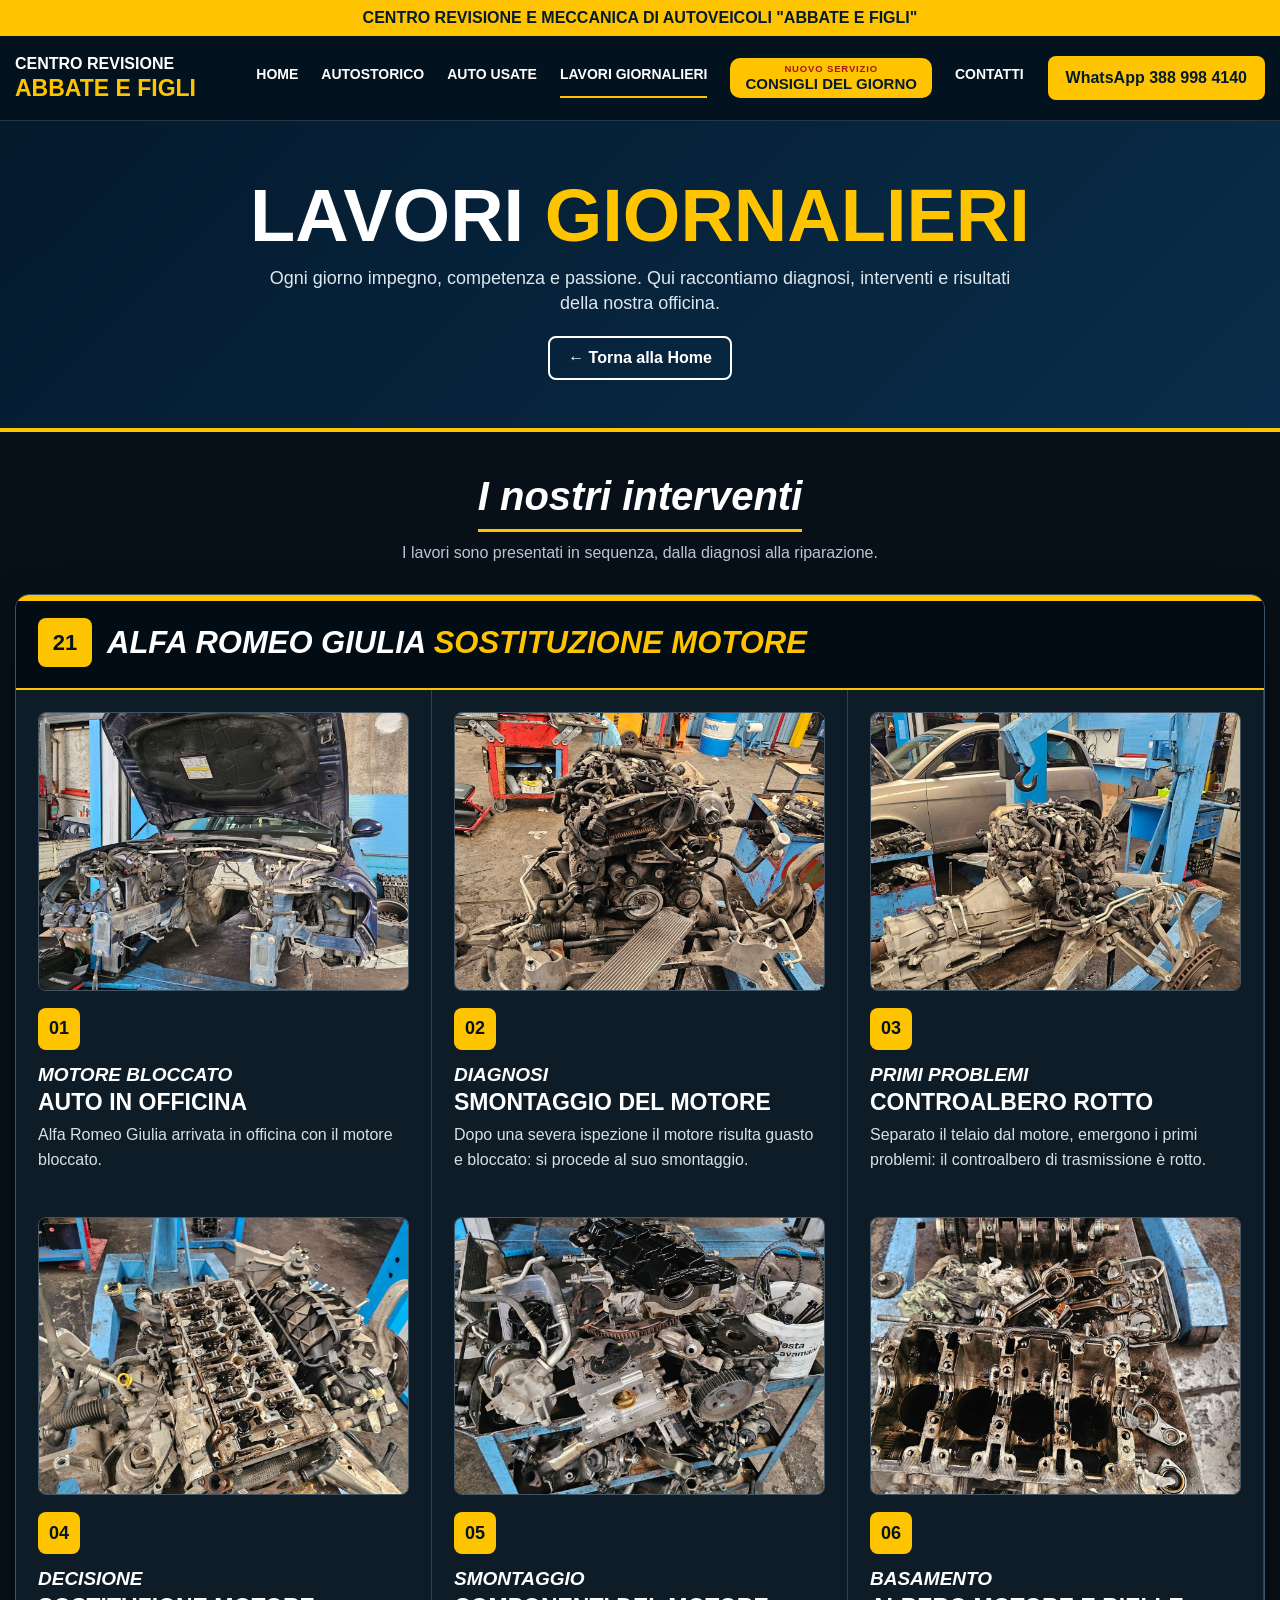
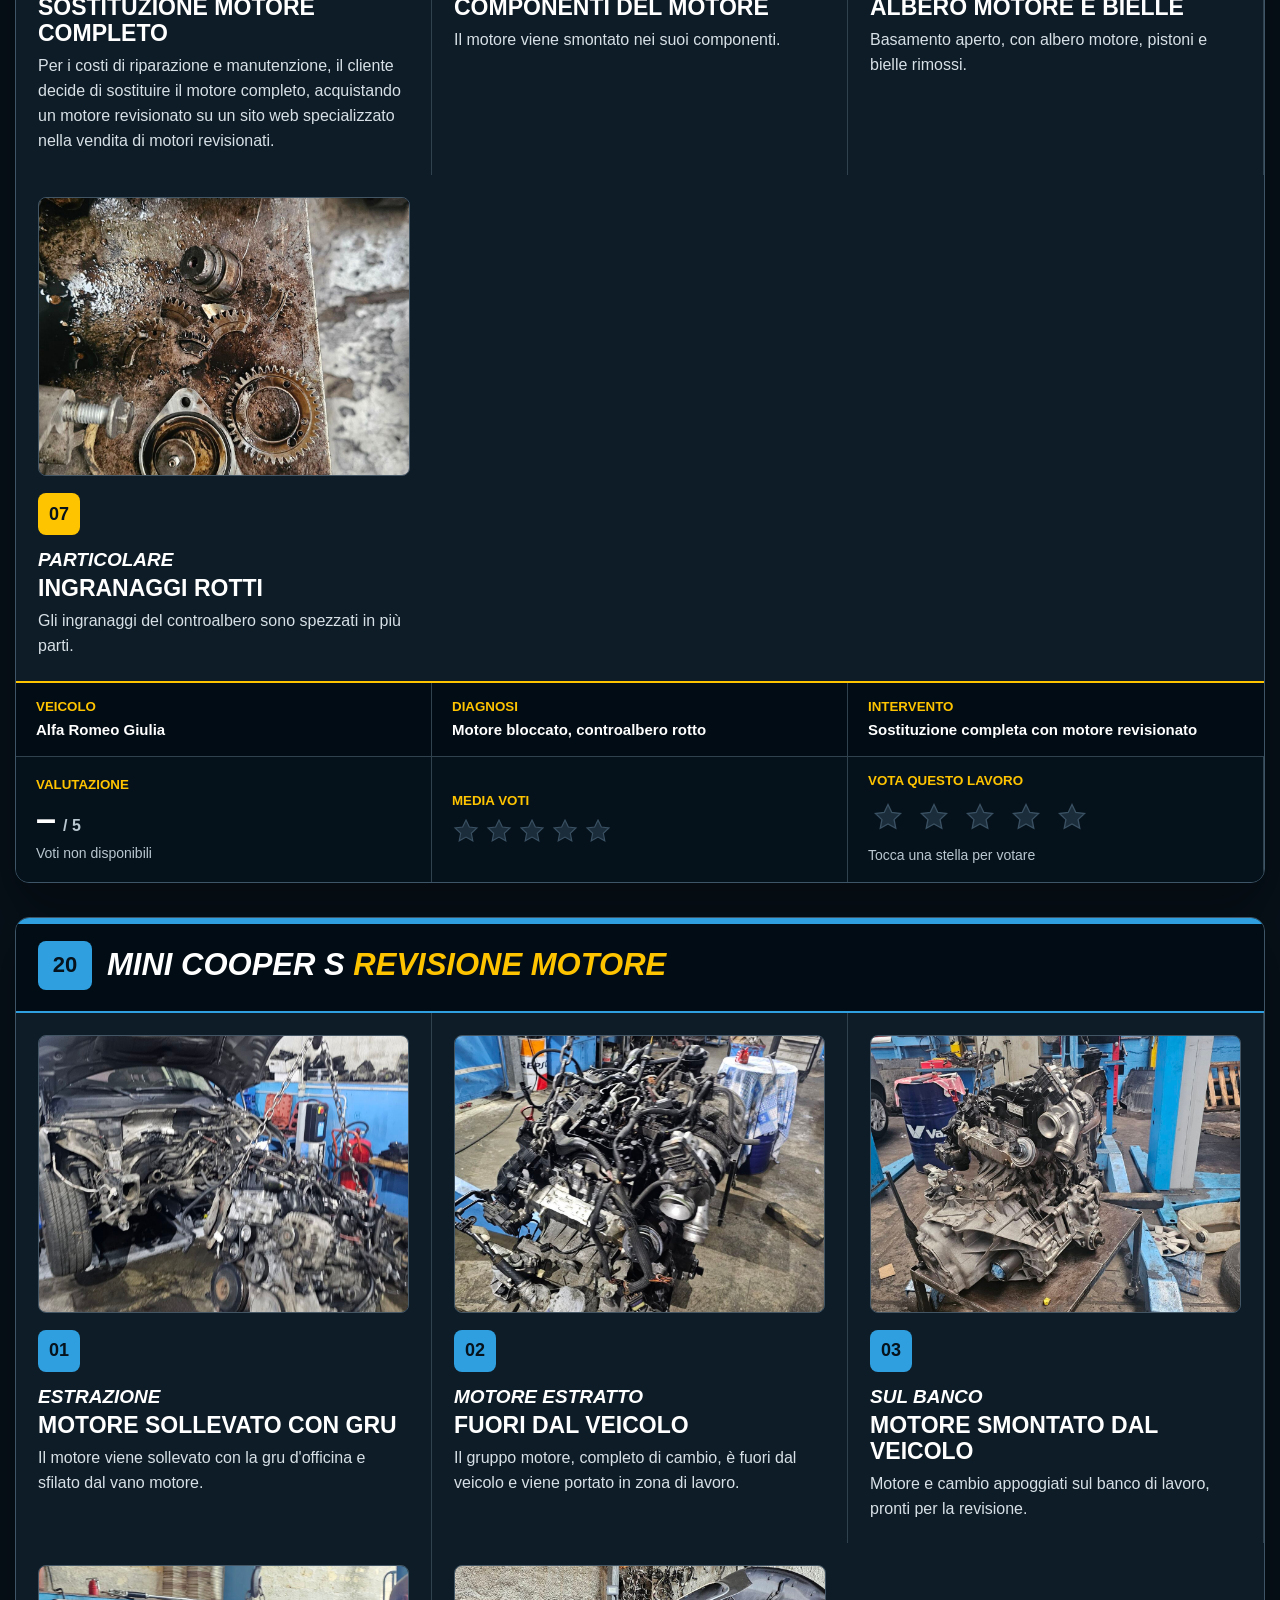
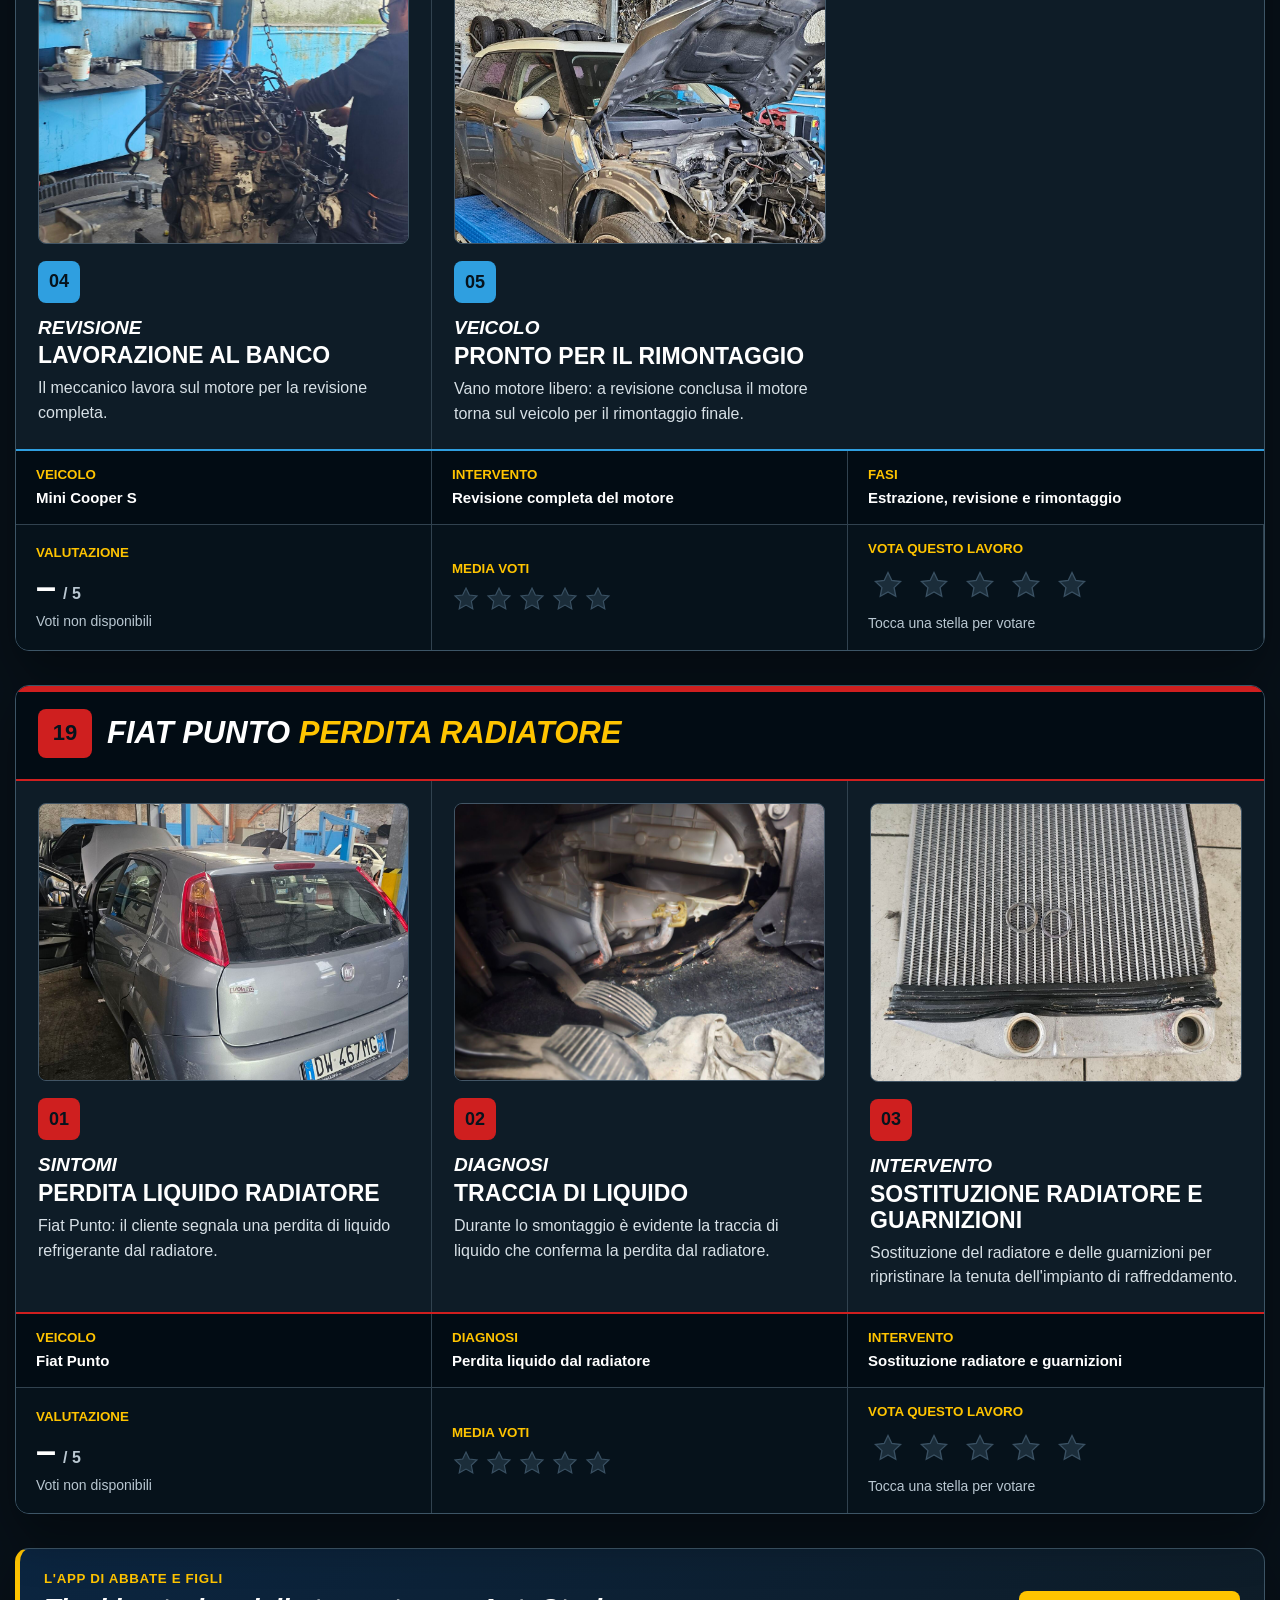
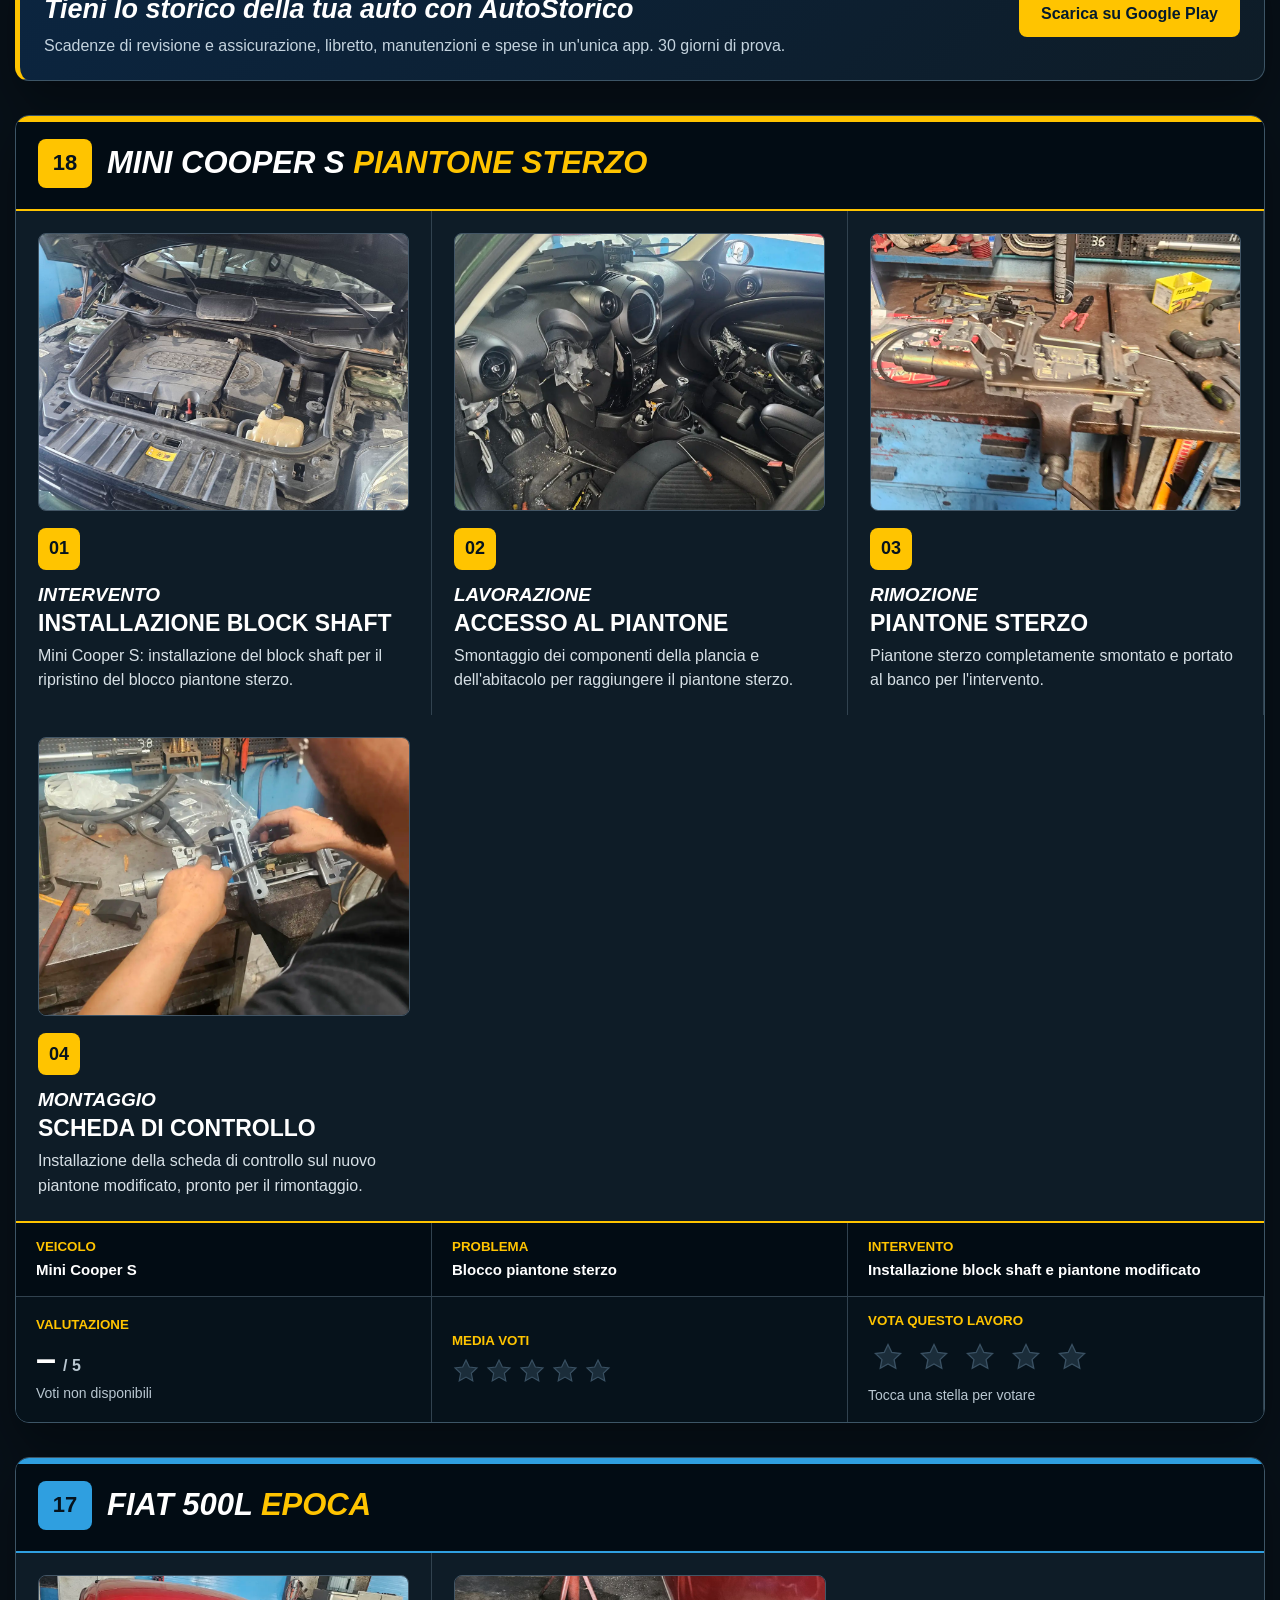
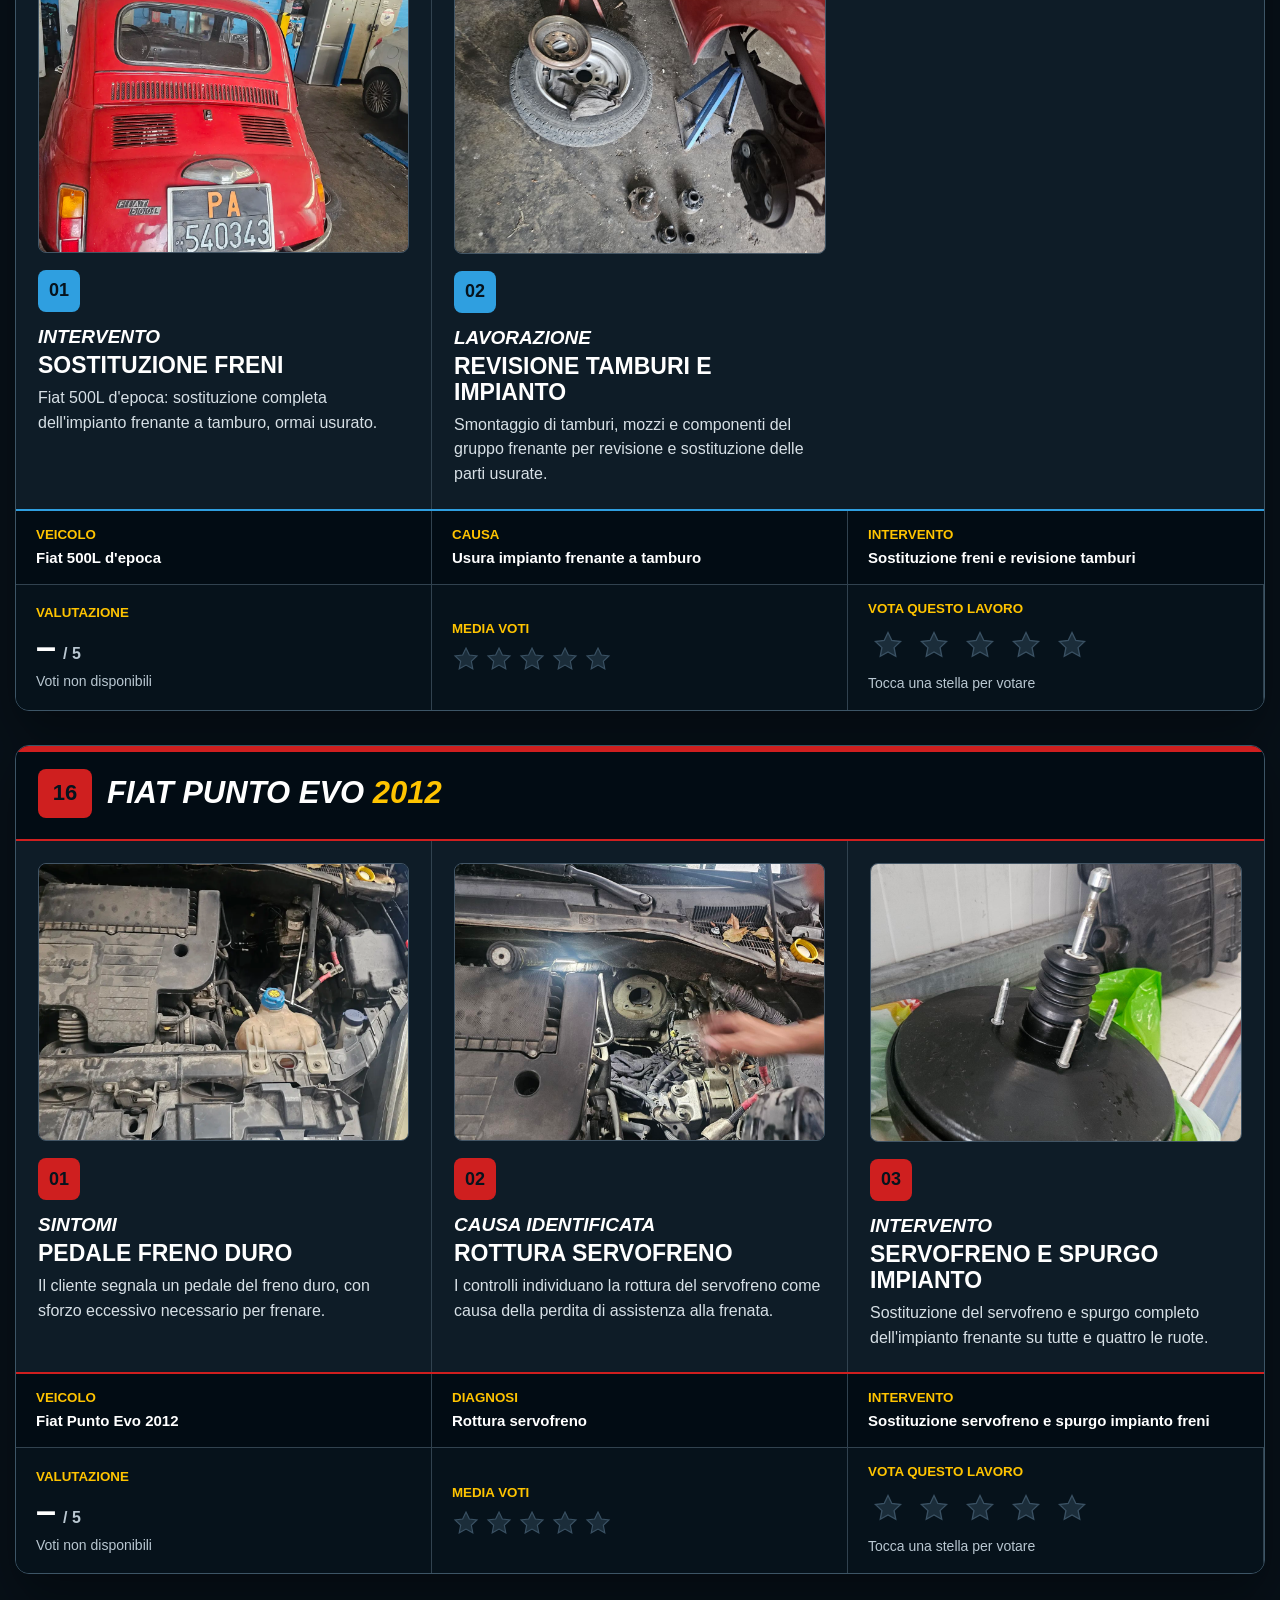
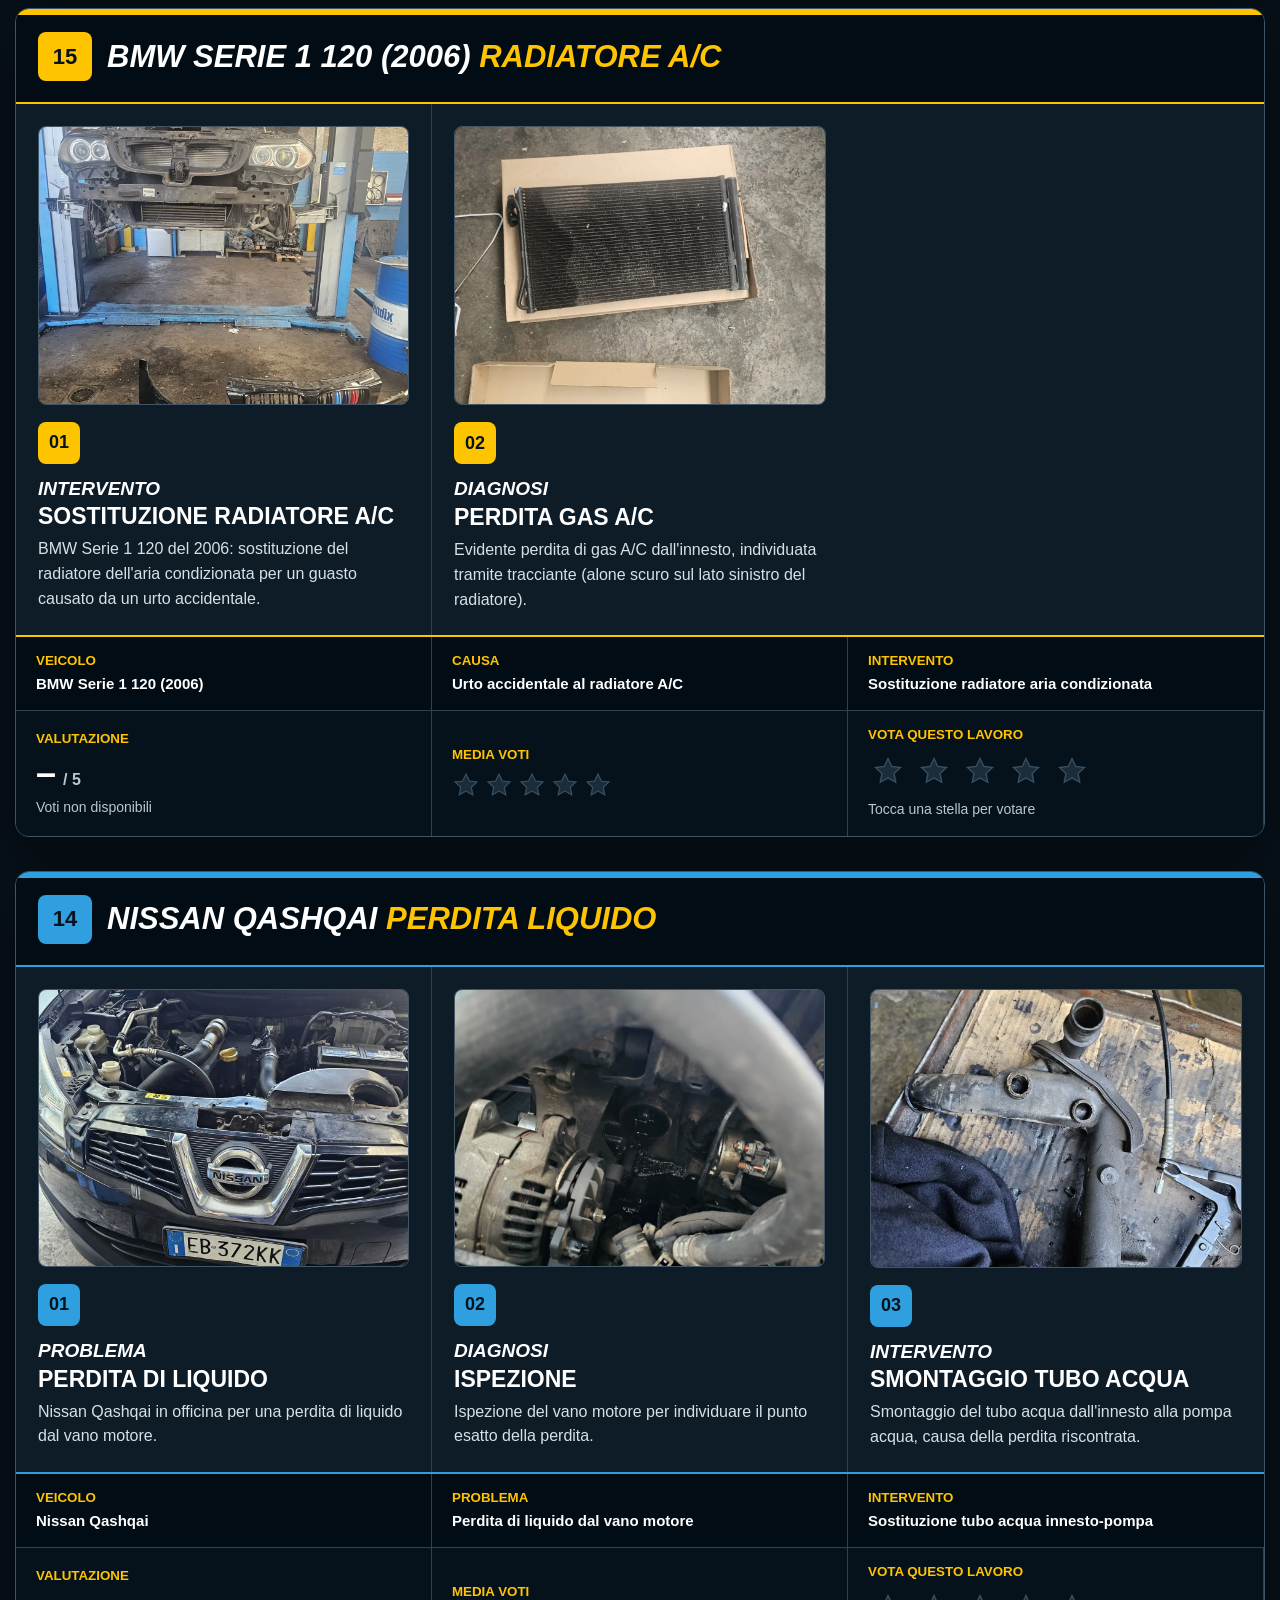
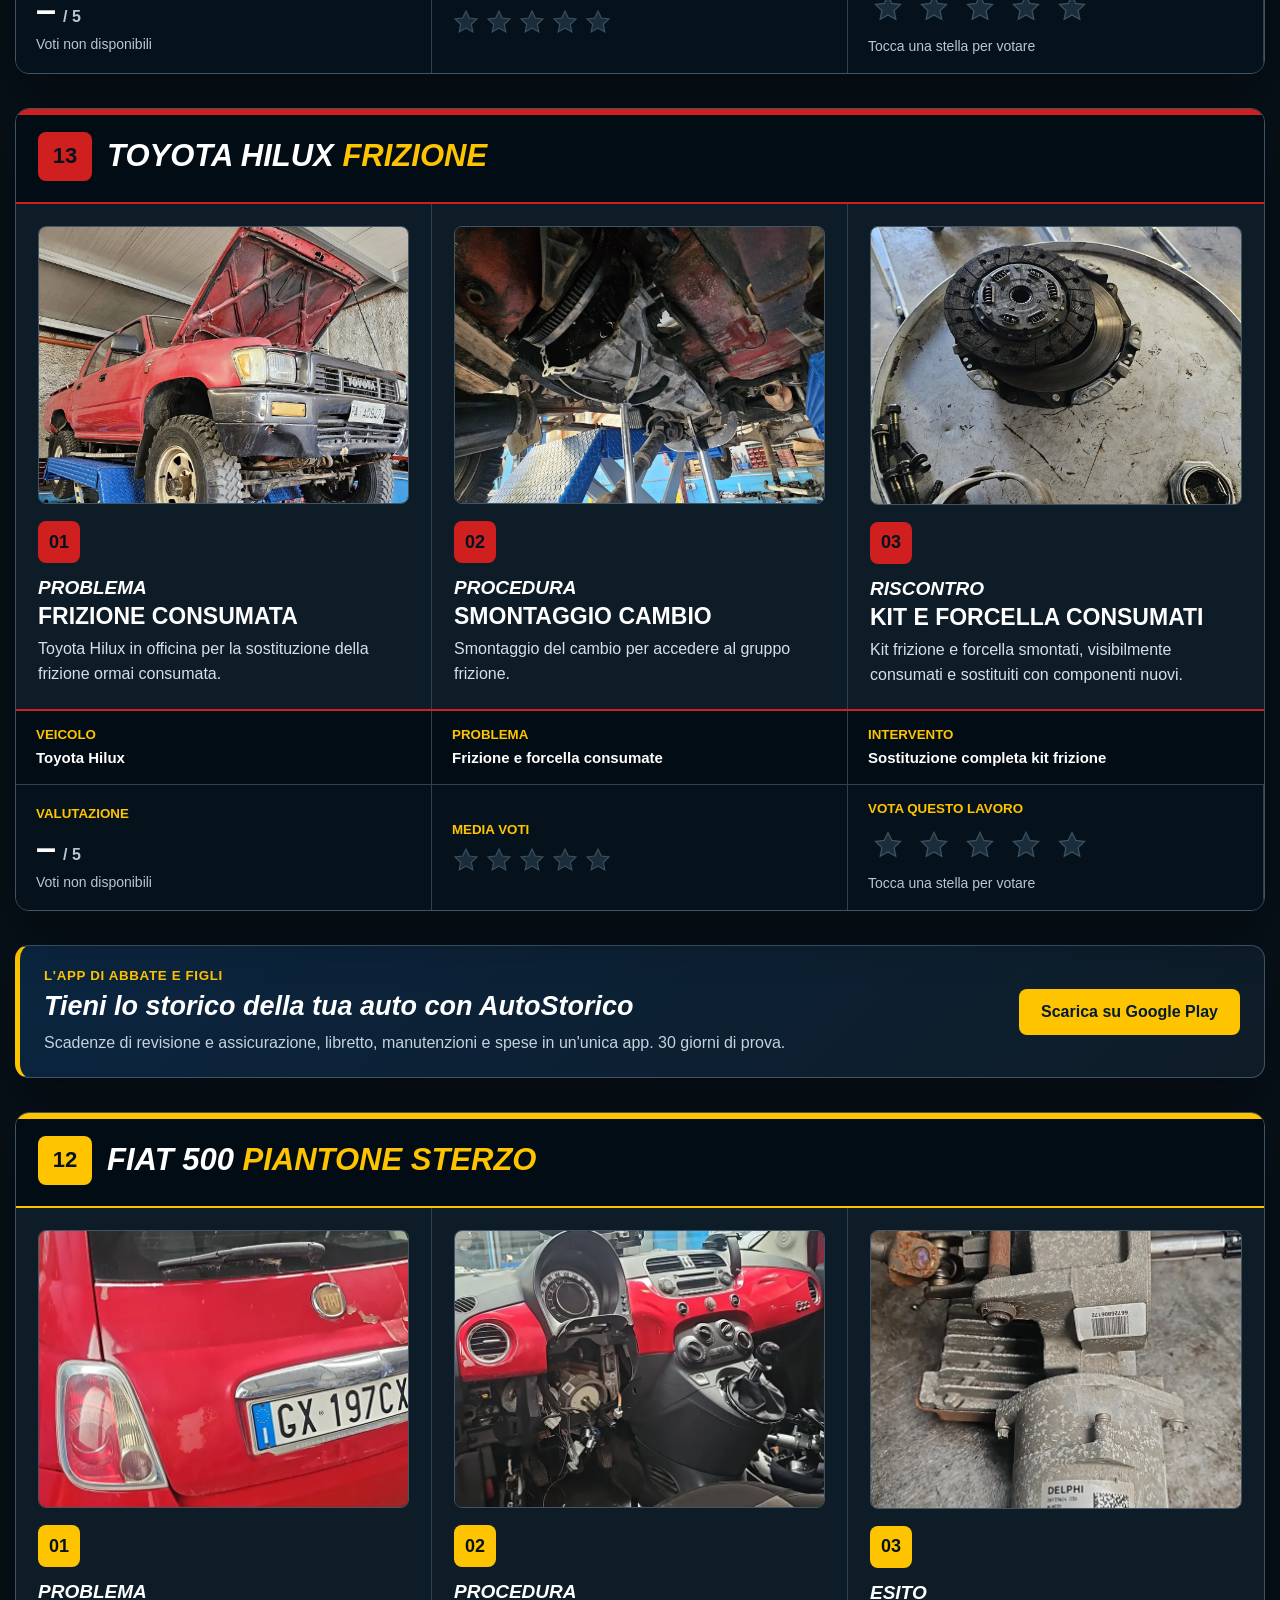
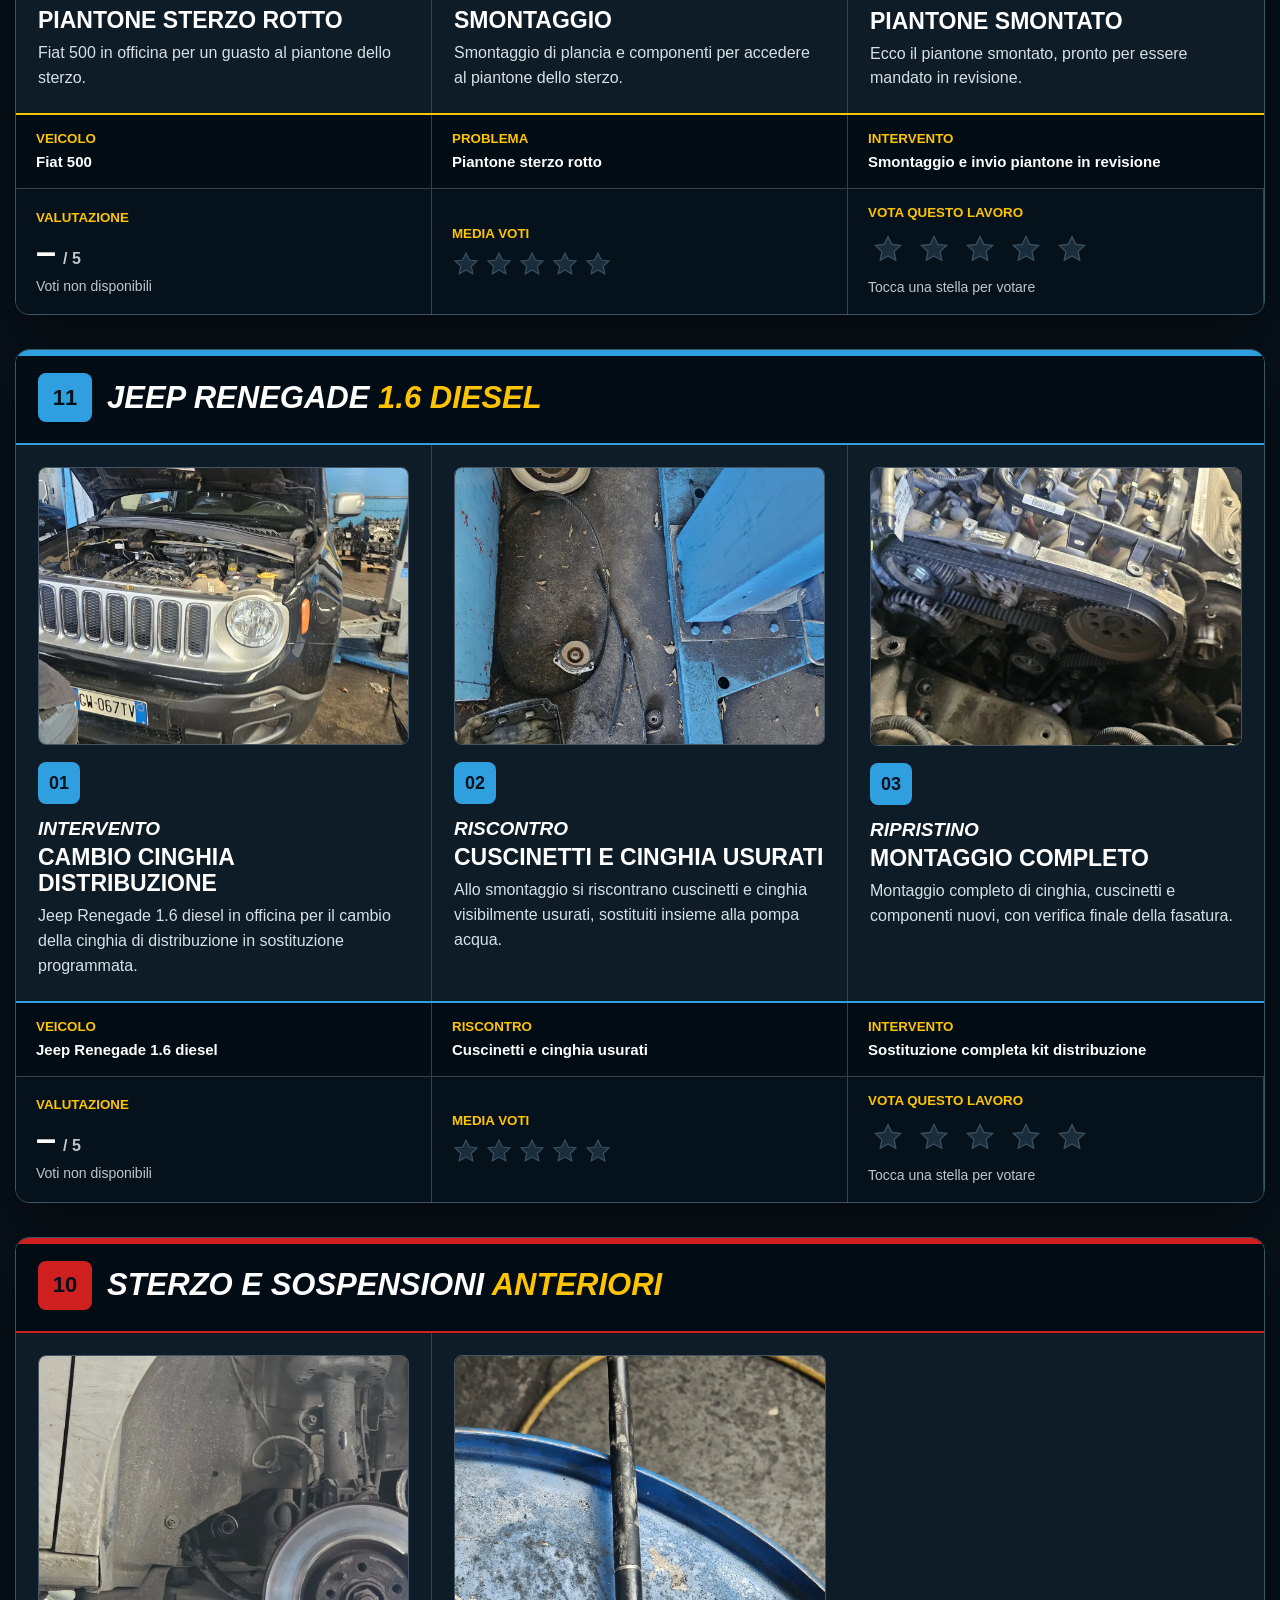
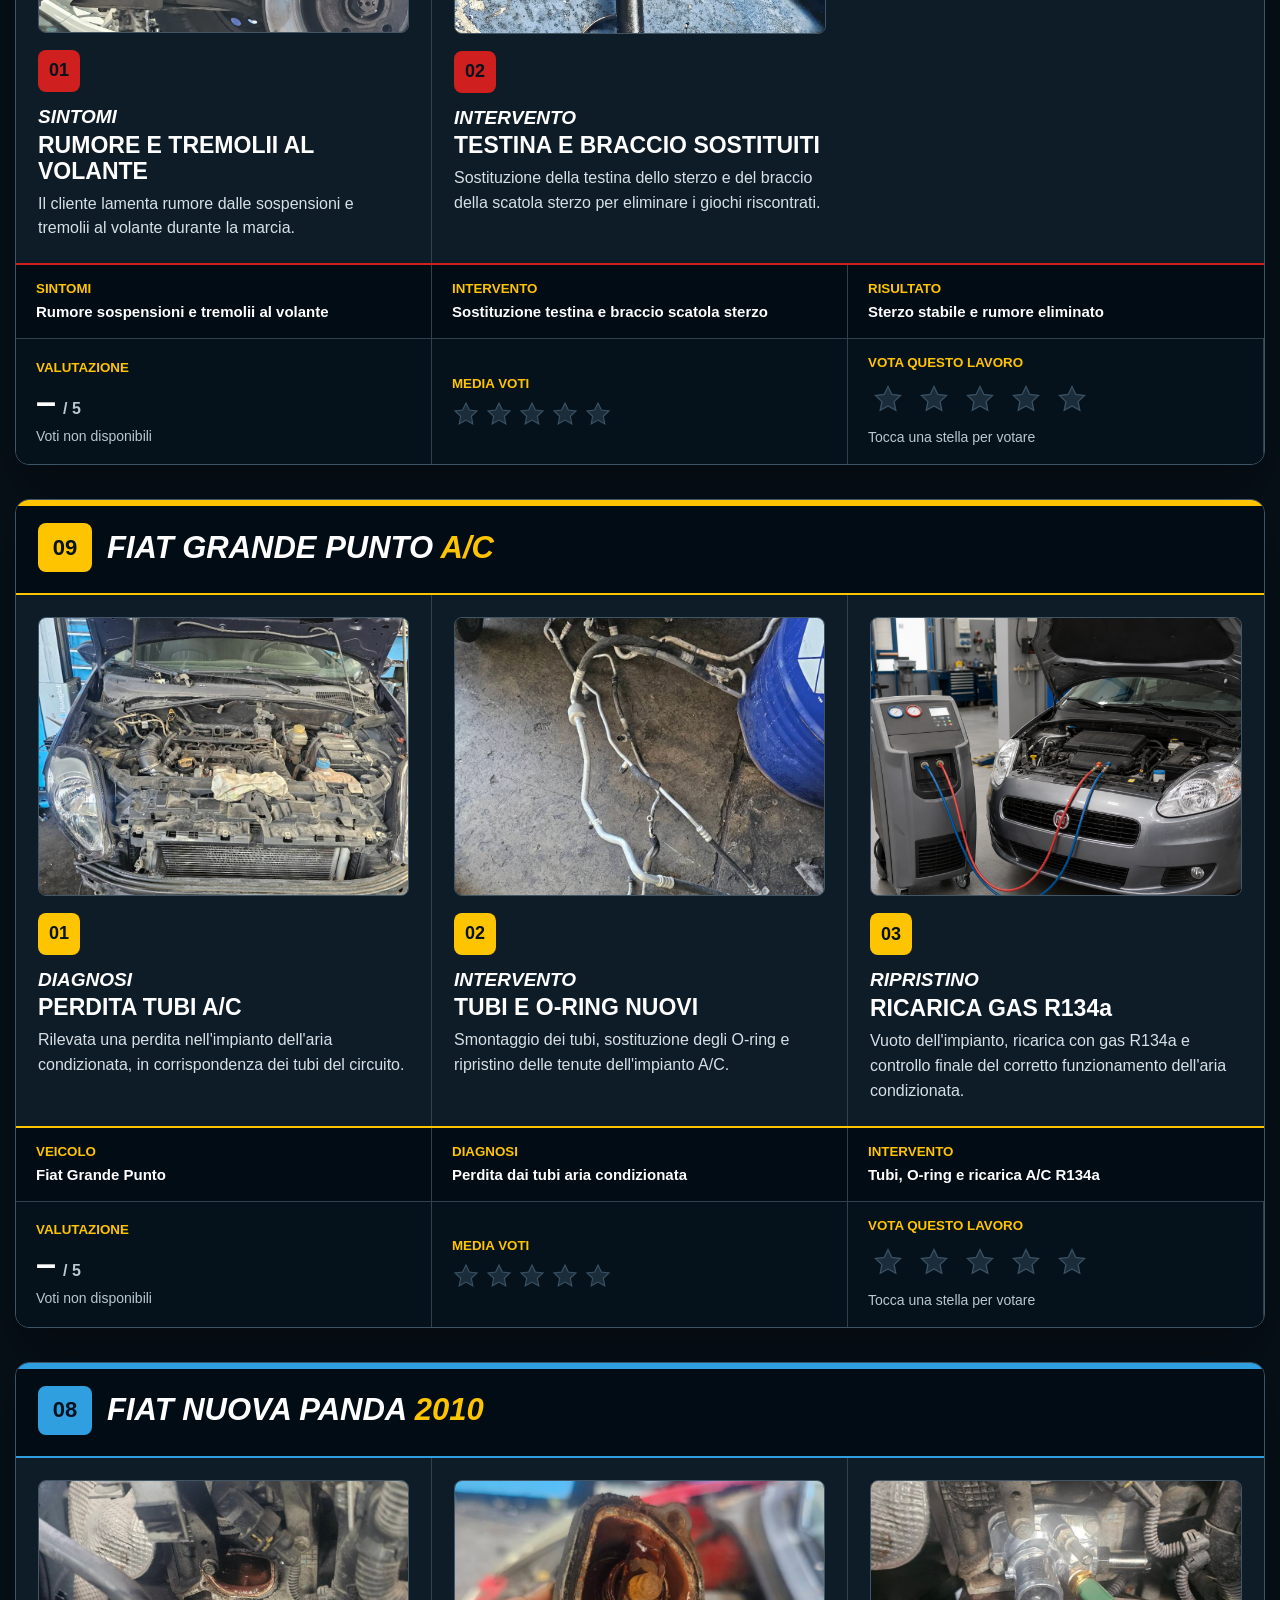
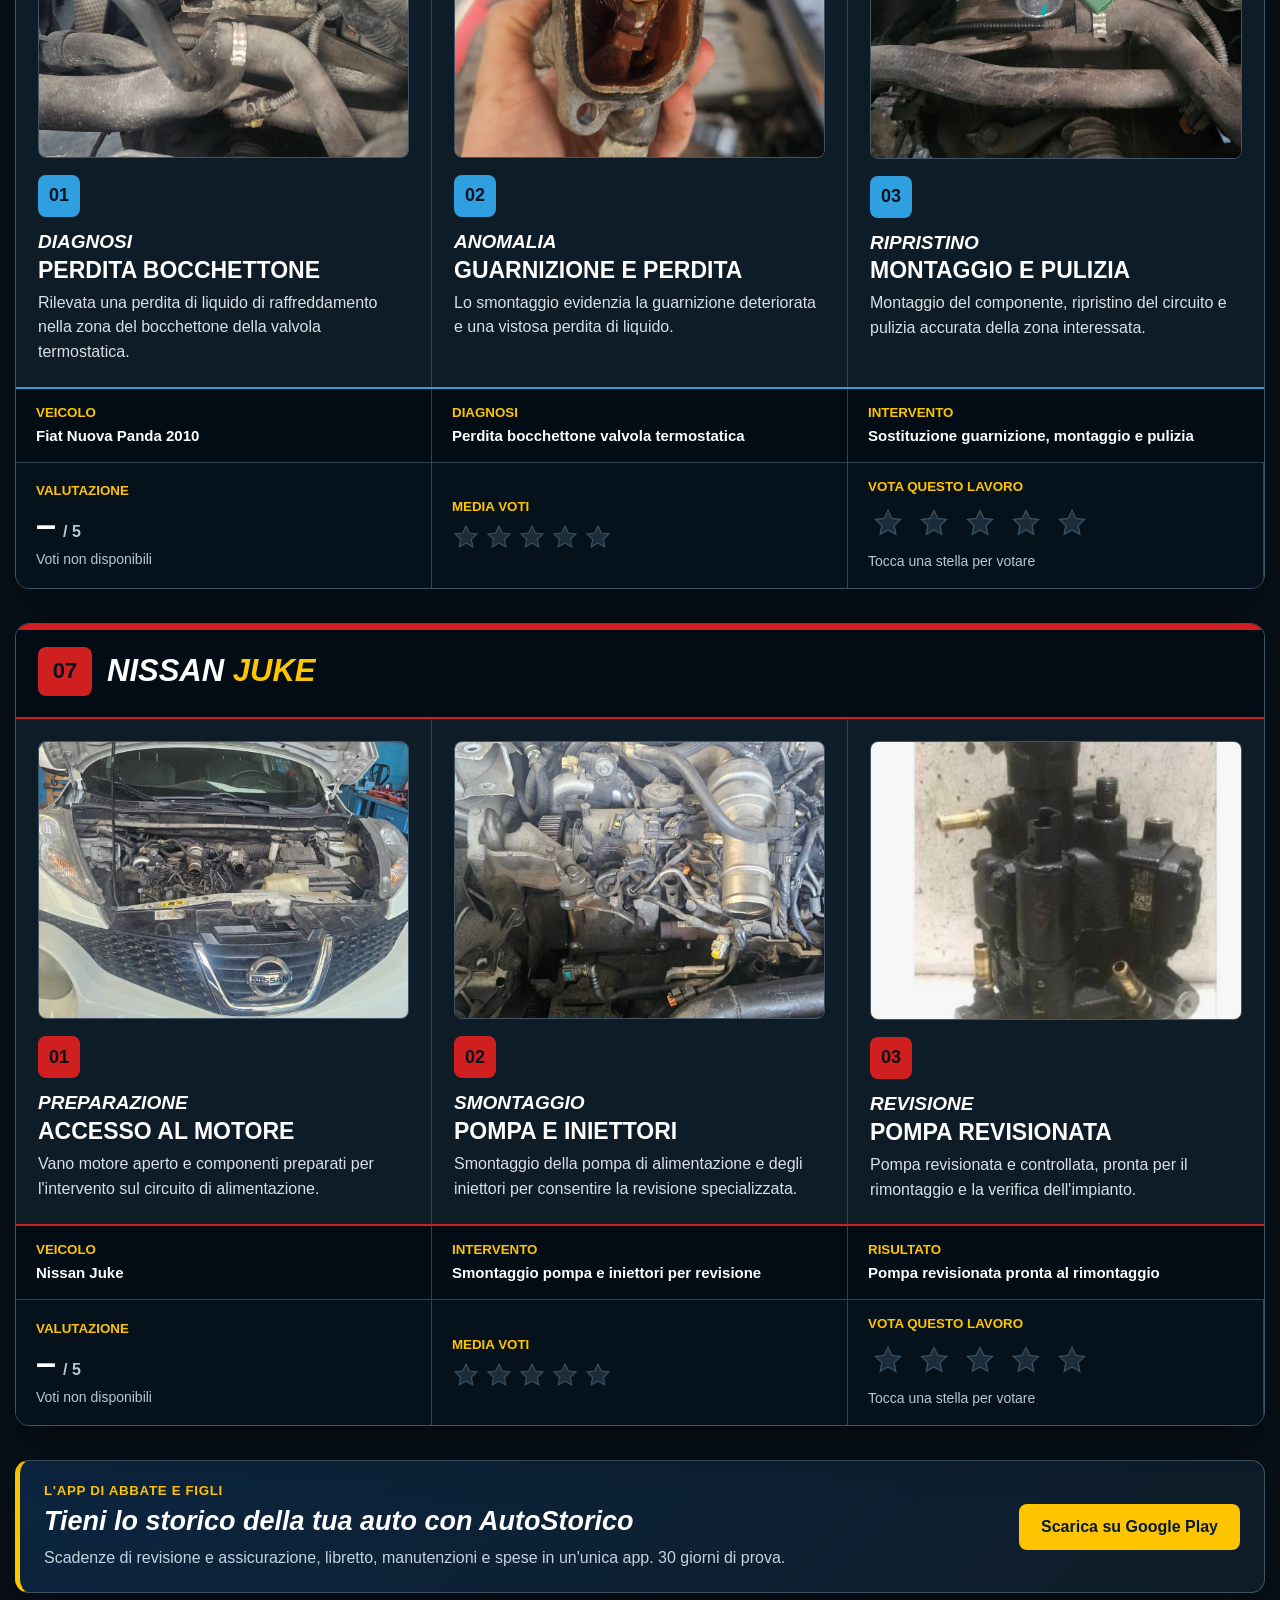
<file: lavori.html>
<!doctype html>
<html lang="it">
<head>
  <script>
/* Esclude le visite del proprietario da Google Analytics.
   Apri una volta ?no_track=1 per disattivare il tracciamento su questo dispositivo, ?no_track=0 per riattivarlo. */
(function(){
  try {
    var p = new URLSearchParams(location.search).get('no_track');
    if (p === '1') localStorage.setItem('no_track', '1');
    if (p === '0') localStorage.removeItem('no_track');
    if (localStorage.getItem('no_track') === '1') window['ga-disable-G-HGBM2XETY7'] = true;
  } catch (e) {}
})();
</script>
<script async src="https://www.googletagmanager.com/gtag/js?id=G-HGBM2XETY7"></script>
  <script>
    window.dataLayer = window.dataLayer || [];
    function gtag(){dataLayer.push(arguments);}
    gtag('js', new Date());
    gtag('config', 'G-HGBM2XETY7');
  </script>
  <meta charset="utf-8">
  <meta name="viewport" content="width=device-width, initial-scale=1">
  <title>Lavori giornalieri | Centro Revisione Abbate e Figli</title>
  <meta name="description" content="Interventi e lavori eseguiti dal Centro Revisione Abbate e Figli a Palermo.">
  <style>
    :root { --navy:#041a2d; --navy-deep:#020c14; --yellow:#ffc400; --red:#cf1f1f; --blue:#2f9fe0; --white:#fff; --muted:#b9c7d1; --line:#31424f; }
    * { box-sizing:border-box; }
    html { scroll-behavior:smooth; }
    body { margin:0; color:var(--white); background:#071018; font-family:Arial,Helvetica,sans-serif; opacity:0; animation:pageFadeIn .4s ease forwards; transition:opacity .28s ease; }
    body.fade-out { opacity:0 !important; animation:none; }
    @keyframes pageFadeIn { to { opacity:1; } }
    a { color:inherit; text-decoration:none; }
    .wrap { width:min(1280px,calc(100% - 30px)); margin:auto; }

    .notice { padding:9px 18px; color:var(--navy); background:var(--yellow); font-weight:900; text-align:center; }
    header { position:sticky; top:0; z-index:20; background:#03121f; border-bottom:1px solid #263847; }
    .topbar { display:flex; align-items:center; gap:24px; min-height:84px; }
    .logo { margin-right:auto; font-weight:900; line-height:1.05; }
    .logo strong { display:block; margin-top:4px; color:var(--yellow); font-size:23px; }
    nav { display:flex; gap:23px; font-size:14px; font-weight:900; }
    nav a { position:relative; padding:8px 0; }
    nav a::after { position:absolute; right:0; bottom:0; left:0; height:2px; background:var(--yellow); content:""; transform:scaleX(0); transform-origin:center; transition:transform .2s ease; }
    nav a:hover::after, nav a.active::after { transform:scaleX(1); }
    .wa { padding:13px 18px; border-radius:8px; background:var(--yellow); color:var(--navy); font-weight:900; white-space:nowrap; }

    .hero { padding:58px 0 48px; border-bottom:4px solid var(--yellow); background:linear-gradient(135deg,#041a2d,#092d4a); text-align:center; }
    .hero h1 { margin:0; font-size:clamp(44px,7vw,74px); line-height:1; }
    .hero h1 span { color:var(--yellow); }
    .hero p { max-width:760px; margin:13px auto 0; color:#dce7ef; font-size:18px; line-height:1.4; }
    .back { display:inline-flex; margin-top:20px; padding:11px 18px; border:2px solid #fff; border-radius:8px; font-weight:900; transition:background .2s ease,color .2s ease; }
    .back:hover { background:#fff; color:var(--navy); }

    main { padding:42px 0 70px; }
    .intro { margin-bottom:32px; text-align:center; }
    .intro h2 { display:inline-block; margin:0 0 12px; padding-bottom:10px; border-bottom:3px solid var(--yellow); font-size:40px; font-style:italic; }
    .intro p { margin:0; color:var(--muted); }
    .jobs { display:grid; gap:34px; }

    .job { --accent:var(--yellow); overflow:hidden; position:relative; border:1px solid #3d5566; border-radius:14px; background:#0e1c27; box-shadow:0 22px 48px rgba(0,0,0,.35); }
    .job:nth-of-type(3n+2) { --accent:var(--blue); }
    .job:nth-of-type(3n+3) { --accent:var(--red); }
    .job::before { position:absolute; top:0; right:0; left:0; z-index:1; height:6px; background:var(--accent); content:""; }
    .job-head { display:flex; align-items:center; gap:15px; padding:23px 22px 21px; border-bottom:2px solid var(--accent); background:var(--navy-deep); }
    .job-number, .phase-no { display:grid; flex:0 0 auto; place-items:center; border-radius:8px; background:var(--accent); color:#06131d; font-weight:900; }
    .job-number { width:54px; height:49px; font-size:22px; }
    .job-head h2 { margin:0; font-size:clamp(24px,3vw,31px); font-style:italic; line-height:1.1; }
    .job-head h2 span { color:var(--yellow); }

    .sequence { display:grid; grid-template-columns:repeat(3,minmax(0,1fr)); }
    .phase { display:flex; min-width:0; padding:22px; border-right:1px solid var(--line); flex-direction:column; align-items:flex-start; }
    .phase:last-child { border-right:0; }
    .phase img { width:100%; aspect-ratio:4 / 3; margin-bottom:17px; border:1px solid #425565; border-radius:8px; background:#111; object-fit:cover; cursor:zoom-in; transition:transform .3s ease,filter .3s ease; }
    .phase img:hover { transform:scale(1.02); filter:brightness(1.06); }
    .phase.no-media { justify-content:center; min-height:286px; background:linear-gradient(145deg,rgba(18,43,58,.9),rgba(8,21,30,.9)); }
    .phase.no-media::before { display:block; width:34px; height:3px; margin-bottom:18px; background:var(--accent); content:""; }
    .phase-no { width:42px; height:42px; margin:0 0 14px; font-size:18px; }
    .phase h3 { margin:0 0 8px; font-size:19px; font-style:italic; line-height:1.15; }
    .phase h3 strong { display:block; margin-top:4px; color:#fff; font-size:23px; font-style:normal; line-height:1.13; }
    .phase p { margin:0; color:#d7e0e6; line-height:1.55; }

    .job-foot { display:grid; grid-template-columns:repeat(3,minmax(0,1fr)); border-top:2px solid var(--accent); background:var(--navy-deep); }
    .fact { padding:16px 20px; border-right:1px solid var(--line); }
    .fact:last-child { border-right:0; }
    .fact small { display:block; margin-bottom:5px; color:var(--yellow); font-weight:900; }
    .fact strong { font-size:15px; line-height:1.4; }

    .cta { margin-top:30px; padding:28px; border:1px solid #344653; border-radius:13px; background:#0b151d; text-align:center; }
    .cta h2 { margin:0; font-style:italic; }
    .cta p { color:var(--muted); }
    .cta a { display:inline-flex; margin-top:8px; padding:14px 20px; border-radius:8px; background:var(--yellow); color:var(--navy); font-weight:900; transition:transform .2s ease,box-shadow .2s ease; }
    .cta a:hover { box-shadow:0 10px 22px rgba(255,196,0,.35); transform:translateY(-3px); }
    footer { padding:21px 0; border-top:1px solid #263746; background:#02080d; color:#d5dee7; font-size:13px; }
    .footer { display:flex; flex-wrap:wrap; justify-content:space-between; gap:16px; }

    @media (max-width:980px) { nav { gap:14px; font-size:12px; } .topbar { gap:16px; } }
    @media (max-width:900px) { nav { display:none; } .sequence,.job-foot { grid-template-columns:1fr; } .phase,.fact { border-right:0; border-bottom:1px solid var(--line); } .phase:last-child,.fact:last-child { border-bottom:0; } .phase { min-height:0; } .phase.no-media { min-height:0; } .phase img { max-height:520px; object-fit:contain; } }
    @media (max-width:600px) { .wrap { width:min(100% - 24px,1280px); } .topbar { min-height:72px; } .logo strong { font-size:21px; } .wa { padding:10px; font-size:12px; white-space:normal; } .hero { padding:45px 0; } .hero p { font-size:17px; } .intro h2 { font-size:34px; } .job-head { padding:20px; } .job-number { width:53px; height:48px; } .phase { padding:20px; } .jobs { gap:28px; } }
  
    /* ===== Valutazione a stelle sotto ogni lavoro ===== */
    .job-rating { display:grid; grid-template-columns:repeat(3,minmax(0,1fr)); border-top:1px solid var(--line); background:#06121b; }
    .rate-cell { display:flex; min-width:0; padding:16px 20px; border-right:1px solid var(--line); flex-direction:column; justify-content:center; }
    .rate-cell:last-child { border-right:0; }
    .rate-cell small { display:block; margin-bottom:9px; color:var(--yellow); font-weight:900; }
    .rate-avg { display:flex; align-items:baseline; gap:7px; line-height:1; }
    .rate-avg b { font-size:36px; font-weight:900; }
    .rate-avg span { color:var(--muted); font-weight:700; }
    .rate-count { margin-top:8px; color:var(--muted); font-size:14px; }
    .stars-static { --s:28px; --g:5px; position:relative; display:inline-block; align-self:flex-start; }
    .stars-static .row { display:flex; width:max-content; gap:var(--g); }
    .stars-static svg { display:block; width:var(--s); height:var(--s); }
    .stars-bg svg { fill:#1b2d3a; stroke:#3a5163; stroke-width:1; }
    .stars-fg { position:absolute; top:0; left:0; overflow:hidden; width:calc(var(--full,0) * (var(--s) + var(--g)) + var(--frac,0) * var(--s)); }
    .stars-fg svg { fill:var(--yellow); stroke:var(--yellow); stroke-width:1; }
    .stars-input { display:flex; gap:6px; }
    .stars-input button { all:unset; display:grid; width:40px; height:40px; place-items:center; border-radius:8px; cursor:pointer; transition:transform .15s ease; }
    .stars-input button svg { width:32px; height:32px; fill:#1b2d3a; stroke:#3a5163; stroke-width:1; transition:fill .15s ease,stroke .15s ease; }
    .stars-input button.on svg { fill:var(--yellow); stroke:var(--yellow); }
    .stars-input button:hover { transform:scale(1.12); }
    .stars-input button:focus-visible { outline:2px solid var(--yellow); outline-offset:2px; }
    .rate-msg { min-height:20px; margin-top:9px; color:var(--muted); font-size:14px; line-height:1.4; }
    .rate-msg.thanks { color:var(--yellow); font-weight:700; }
    @media (max-width:900px) {
      .job-rating { grid-template-columns:1fr 1fr; }
      .rate-cell:nth-child(2) { border-right:0; }
      .rate-vote { grid-column:1 / -1; border-top:1px solid var(--line); border-right:0; }
    }
    @media (max-width:420px) { .stars-static { --s:23px; --g:4px; } .rate-avg b { font-size:32px; } .stars-input button { width:38px; height:38px; } .stars-input button svg { width:30px; height:30px; } }
      .job-rating.local { grid-template-columns:repeat(3,minmax(0,1fr)); }
    .job-rating.local .rate-vote { grid-column:span 2; border-right:0; }
    .job-rating.local .rate-cell:nth-child(2) { display:none; }
    @media (max-width:900px) { .job-rating.local { grid-template-columns:1fr; } .job-rating.local .rate-vote { grid-column:auto; border-top:1px solid var(--line); } .job-rating.local .rate-summary { border-right:0; } }
      .rate-dist { grid-column:1 / -1; padding:14px 20px 18px; border-top:1px solid var(--line); }
    .rate-dist small { display:block; margin-bottom:10px; color:var(--yellow); font-weight:900; }
    .dist-row { display:grid; grid-template-columns:44px minmax(0,1fr) 84px; align-items:center; gap:12px; margin-top:7px; }
    .dist-lbl { font-weight:800; font-size:14px; }
    .dist-bar { display:block; height:10px; overflow:hidden; border-radius:6px; background:#1b2d3a; }
    .dist-bar i { display:block; height:100%; border-radius:6px; background:var(--yellow); }
    .dist-n { color:var(--muted); font-size:14px; text-align:right; }
  </style>
</head>
<body>
  <script>
    document.addEventListener('click',function(e){var a=e.target.closest('a');if(!a)return;var href=a.getAttribute('href');if(!href||href.charAt(0)==='#'||href.indexOf('http')===0||href.indexOf('mailto')===0||href.indexOf('tel')===0||a.target==='_blank')return;e.preventDefault();document.body.classList.add('fade-out');setTimeout(function(){window.location.href=href;},280);});
  </script>
  <div class="notice">CENTRO REVISIONE E MECCANICA DI AUTOVEICOLI "ABBATE E FIGLI"</div>
  <header><div class="wrap topbar"><a class="logo" href="index.html">CENTRO REVISIONE<strong>ABBATE E FIGLI</strong></a><nav><a href="index.html">HOME</a><a href="autostorico.html">AUTOSTORICO</a><a href="auto-usate.html">AUTO USATE</a><a class="active" href="lavori.html">LAVORI GIORNALIERI</a><a href="index.html#contatti">CONTATTI</a></nav><a class="wa" href="https://wa.me/393889984140" target="_blank" rel="noopener noreferrer">WhatsApp 388 998 4140</a></div></header>
  <section class="hero"><div class="wrap"><h1>LAVORI <span>GIORNALIERI</span></h1><p>Ogni giorno impegno, competenza e passione. Qui raccontiamo diagnosi, interventi e risultati della nostra officina.</p><a class="back" href="index.html">← Torna alla Home</a></div></section>
  <div id="new-jobs-banner" style="display:none;background:#0b2540;color:#fff;text-align:center;padding:12px 44px;font-weight:800;font-size:14px;position:relative">
    <span id="new-jobs-banner-text"></span>
    <button onclick="document.getElementById('new-jobs-banner').style.display='none'" aria-label="Chiudi" style="position:absolute;right:12px;top:50%;transform:translateY(-50%);background:rgba(255,255,255,.15);border:none;color:#fff;width:26px;height:26px;border-radius:50%;font-weight:900;cursor:pointer">✕</button>
  </div>
  <script>
  (function(){
    var count = document.querySelectorAll('article.job').length;
    var seen = parseInt(localStorage.getItem('autostorico_jobs_seen') || '0', 10);
    if (count > seen) {
      var added = count - seen;
      var banner = document.getElementById('new-jobs-banner');
      document.getElementById('new-jobs-banner-text').textContent =
        (added === 1 ? '🔧 Nuovo lavoro aggiunto!' : '🔧 ' + added + ' nuovi lavori aggiunti!');
      banner.style.display = 'block';
      localStorage.setItem('autostorico_jobs_seen', String(count));
    }
  })();
  </script>
  <main><div class="wrap"><div class="intro"><h2>I nostri interventi</h2><p>I lavori sono presentati in sequenza, dalla diagnosi alla riparazione.</p></div><div class="jobs">
    <article class="job"><div class="job-head"><div class="job-number">21</div><h2>ALFA ROMEO GIULIA <span>SOSTITUZIONE MOTORE</span></h2></div><div class="sequence"><section class="phase"><img src="assets/alfa-romeo-giulia-motore-bloccato-officina.jpg" alt="Alfa Romeo Giulia in officina con il motore bloccato e il vano motore aperto"><div class="phase-no">01</div><h3>MOTORE BLOCCATO<strong>AUTO IN OFFICINA</strong></h3><p>Alfa Romeo Giulia arrivata in officina con il motore bloccato.</p></section><section class="phase"><img src="assets/alfa-romeo-giulia-smontaggio-motore.jpg" alt="Motore dell'Alfa Romeo Giulia in fase di smontaggio"><div class="phase-no">02</div><h3>DIAGNOSI<strong>SMONTAGGIO DEL MOTORE</strong></h3><p>Dopo una severa ispezione il motore risulta guasto e bloccato: si procede al suo smontaggio.</p></section><section class="phase"><img src="assets/alfa-romeo-giulia-motore-separato-telaio.jpg" alt="Motore e cambio dell'Alfa Romeo Giulia separati dal telaio sul banco di lavoro"><div class="phase-no">03</div><h3>PRIMI PROBLEMI<strong>CONTROALBERO ROTTO</strong></h3><p>Separato il telaio dal motore, emergono i primi problemi: il controalbero di trasmissione è rotto.</p></section><section class="phase"><img src="assets/alfa-romeo-giulia-motore-aperto-testata.jpg" alt="Motore dell'Alfa Romeo Giulia con la testata aperta"><div class="phase-no">04</div><h3>DECISIONE<strong>SOSTITUZIONE MOTORE COMPLETO</strong></h3><p>Per i costi di riparazione e manutenzione, il cliente decide di sostituire il motore completo, acquistando un motore revisionato su un sito web specializzato nella vendita di motori revisionati.</p></section><section class="phase"><img src="assets/alfa-romeo-giulia-componenti-motore-smontati.jpg" alt="Componenti del motore dell'Alfa Romeo Giulia smontati e riposti sul carrello"><div class="phase-no">05</div><h3>SMONTAGGIO<strong>COMPONENTI DEL MOTORE</strong></h3><p>Il motore viene smontato nei suoi componenti.</p></section><section class="phase"><img src="assets/alfa-romeo-giulia-basamento-albero-motore.jpg" alt="Basamento aperto con albero motore, pistoni e bielle rimossi"><div class="phase-no">06</div><h3>BASAMENTO<strong>ALBERO MOTORE E BIELLE</strong></h3><p>Basamento aperto, con albero motore, pistoni e bielle rimossi.</p></section><section class="phase"><img src="assets/alfa-romeo-giulia-ingranaggi-controalbero-rotti.jpg" alt="Ingranaggi del controalbero rotti in più parti"><div class="phase-no">07</div><h3>PARTICOLARE<strong>INGRANAGGI ROTTI</strong></h3><p>Gli ingranaggi del controalbero sono spezzati in più parti.</p></section></div><div class="job-foot"><div class="fact"><small>VEICOLO</small><strong>Alfa Romeo Giulia</strong></div><div class="fact"><small>DIAGNOSI</small><strong>Motore bloccato, controalbero rotto</strong></div><div class="fact"><small>INTERVENTO</small><strong>Sostituzione completa con motore revisionato</strong></div></div></article>
    <article class="job"><div class="job-head"><div class="job-number">20</div><h2>MINI COOPER S <span>REVISIONE MOTORE</span></h2></div><div class="sequence"><section class="phase"><img src="assets/mini-cooper-s-revisione-motore-estrazione.jpg" alt="Motore della Mini Cooper S sollevato con la gru d'officina accanto al veicolo"><div class="phase-no">01</div><h3>ESTRAZIONE<strong>MOTORE SOLLEVATO CON GRU</strong></h3><p>Il motore viene sollevato con la gru d'officina e sfilato dal vano motore.</p></section><section class="phase"><img src="assets/mini-cooper-s-revisione-motore-estratto.jpg" alt="Motore Mini Cooper S estratto e sospeso in officina"><div class="phase-no">02</div><h3>MOTORE ESTRATTO<strong>FUORI DAL VEICOLO</strong></h3><p>Il gruppo motore, completo di cambio, è fuori dal veicolo e viene portato in zona di lavoro.</p></section><section class="phase"><img src="assets/mini-cooper-s-revisione-motore-su-banco.jpg" alt="Motore e cambio della Mini Cooper S smontati dal veicolo e appoggiati sul banco"><div class="phase-no">03</div><h3>SUL BANCO<strong>MOTORE SMONTATO DAL VEICOLO</strong></h3><p>Motore e cambio appoggiati sul banco di lavoro, pronti per la revisione.</p></section><section class="phase"><img src="assets/mini-cooper-s-revisione-motore-banco.jpg" alt="Meccanico al lavoro sul motore della Mini Cooper S appoggiato sul banco"><div class="phase-no">04</div><h3>REVISIONE<strong>LAVORAZIONE AL BANCO</strong></h3><p>Il meccanico lavora sul motore per la revisione completa.</p></section><section class="phase"><img src="assets/mini-cooper-s-revisione-motore-smontaggio.jpg" alt="Mini Cooper S sul ponte con il vano motore libero in attesa del rimontaggio del motore"><div class="phase-no">05</div><h3>VEICOLO<strong>PRONTO PER IL RIMONTAGGIO</strong></h3><p>Vano motore libero: a revisione conclusa il motore torna sul veicolo per il rimontaggio finale.</p></section></div><div class="job-foot"><div class="fact"><small>VEICOLO</small><strong>Mini Cooper S</strong></div><div class="fact"><small>INTERVENTO</small><strong>Revisione completa del motore</strong></div><div class="fact"><small>FASI</small><strong>Estrazione, revisione e rimontaggio</strong></div></div></article>
    <article class="job"><div class="job-head"><div class="job-number">19</div><h2>FIAT PUNTO <span>PERDITA RADIATORE</span></h2></div><div class="sequence"><section class="phase"><img src="assets/fiat-punto-perdita-liquido-radiatore.jpg" alt="Fiat Punto in officina per perdita di liquido dal radiatore"><div class="phase-no">01</div><h3>SINTOMI<strong>PERDITA LIQUIDO RADIATORE</strong></h3><p>Fiat Punto: il cliente segnala una perdita di liquido refrigerante dal radiatore.</p></section><section class="phase"><img src="assets/fiat-punto-traccia-liquido-smontaggio.jpg" alt="Traccia di liquido refrigerante evidente durante lo smontaggio"><div class="phase-no">02</div><h3>DIAGNOSI<strong>TRACCIA DI LIQUIDO</strong></h3><p>Durante lo smontaggio è evidente la traccia di liquido che conferma la perdita dal radiatore.</p></section><section class="phase"><img src="assets/fiat-punto-sostituzione-radiatore-guarnizioni.jpg" alt="Nuovo radiatore e guarnizioni pronti per la sostituzione sulla Fiat Punto"><div class="phase-no">03</div><h3>INTERVENTO<strong>SOSTITUZIONE RADIATORE E GUARNIZIONI</strong></h3><p>Sostituzione del radiatore e delle guarnizioni per ripristinare la tenuta dell'impianto di raffreddamento.</p></section></div><div class="job-foot"><div class="fact"><small>VEICOLO</small><strong>Fiat Punto</strong></div><div class="fact"><small>DIAGNOSI</small><strong>Perdita liquido dal radiatore</strong></div><div class="fact"><small>INTERVENTO</small><strong>Sostituzione radiatore e guarnizioni</strong></div></div></article>
    <article class="job"><div class="job-head"><div class="job-number">18</div><h2>MINI COOPER S <span>PIANTONE STERZO</span></h2></div><div class="sequence"><section class="phase"><img src="assets/mini-cooper-s-block-shaft-vano-motore.jpg" alt="Mini Cooper S in officina per installazione block shaft"><div class="phase-no">01</div><h3>INTERVENTO<strong>INSTALLAZIONE BLOCK SHAFT</strong></h3><p>Mini Cooper S: installazione del block shaft per il ripristino del blocco piantone sterzo.</p></section><section class="phase"><img src="assets/mini-cooper-s-smontaggio-plancia-piantone.webp" alt="Smontaggio della plancia della Mini Cooper S per accedere al piantone sterzo"><div class="phase-no">02</div><h3>LAVORAZIONE<strong>ACCESSO AL PIANTONE</strong></h3><p>Smontaggio dei componenti della plancia e dell'abitacolo per raggiungere il piantone sterzo.</p></section><section class="phase"><img src="assets/mini-cooper-s-piantone-sterzo-smontato.webp" alt="Piantone sterzo della Mini Cooper S smontato sul banco di lavoro"><div class="phase-no">03</div><h3>RIMOZIONE<strong>PIANTONE STERZO</strong></h3><p>Piantone sterzo completamente smontato e portato al banco per l'intervento.</p></section><section class="phase"><img src="assets/mini-cooper-s-scheda-controllo-piantone-modificato.webp" alt="Installazione della scheda di controllo sul nuovo piantone modificato"><div class="phase-no">04</div><h3>MONTAGGIO<strong>SCHEDA DI CONTROLLO</strong></h3><p>Installazione della scheda di controllo sul nuovo piantone modificato, pronto per il rimontaggio.</p></section></div><div class="job-foot"><div class="fact"><small>VEICOLO</small><strong>Mini Cooper S</strong></div><div class="fact"><small>PROBLEMA</small><strong>Blocco piantone sterzo</strong></div><div class="fact"><small>INTERVENTO</small><strong>Installazione block shaft e piantone modificato</strong></div></div></article>
    <article class="job"><div class="job-head"><div class="job-number">17</div><h2>FIAT 500L <span>EPOCA</span></h2></div><div class="sequence"><section class="phase"><img src="assets/fiat-500l-sostituzione-freni-tamburo.webp" alt="Fiat 500L d'epoca in officina per sostituzione impianto frenante a tamburo"><div class="phase-no">01</div><h3>INTERVENTO<strong>SOSTITUZIONE FRENI</strong></h3><p>Fiat 500L d'epoca: sostituzione completa dell'impianto frenante a tamburo, ormai usurato.</p></section><section class="phase"><img src="assets/fiat-500l-smontaggio-tamburi-impianto-frenante.jpg" alt="Tamburi e componenti dell'impianto frenante smontati dalla Fiat 500L"><div class="phase-no">02</div><h3>LAVORAZIONE<strong>REVISIONE TAMBURI E IMPIANTO</strong></h3><p>Smontaggio di tamburi, mozzi e componenti del gruppo frenante per revisione e sostituzione delle parti usurate.</p></section></div><div class="job-foot"><div class="fact"><small>VEICOLO</small><strong>Fiat 500L d'epoca</strong></div><div class="fact"><small>CAUSA</small><strong>Usura impianto frenante a tamburo</strong></div><div class="fact"><small>INTERVENTO</small><strong>Sostituzione freni e revisione tamburi</strong></div></div></article>
    <article class="job"><div class="job-head"><div class="job-number">16</div><h2>FIAT PUNTO EVO <span>2012</span></h2></div><div class="sequence"><section class="phase"><img src="assets/fiat-punto-evo-2012-pedale-freno-duro.webp" alt="Fiat Punto Evo 2012 in officina per pedale del freno duro"><div class="phase-no">01</div><h3>SINTOMI<strong>PEDALE FRENO DURO</strong></h3><p>Il cliente segnala un pedale del freno duro, con sforzo eccessivo necessario per frenare.</p></section><section class="phase"><img src="assets/fiat-punto-evo-2012-rottura-servofreno.jpg" alt="Servofreno Fiat Punto Evo rotto e smontato dal vano motore"><div class="phase-no">02</div><h3>CAUSA IDENTIFICATA<strong>ROTTURA SERVOFRENO</strong></h3><p>I controlli individuano la rottura del servofreno come causa della perdita di assistenza alla frenata.</p></section><section class="phase"><img src="assets/fiat-punto-evo-2012-sostituzione-servofreno-spurgo.jpg" alt="Nuovo servofreno Fiat Punto Evo pronto per il montaggio"><div class="phase-no">03</div><h3>INTERVENTO<strong>SERVOFRENO E SPURGO IMPIANTO</strong></h3><p>Sostituzione del servofreno e spurgo completo dell'impianto frenante su tutte e quattro le ruote.</p></section></div><div class="job-foot"><div class="fact"><small>VEICOLO</small><strong>Fiat Punto Evo 2012</strong></div><div class="fact"><small>DIAGNOSI</small><strong>Rottura servofreno</strong></div><div class="fact"><small>INTERVENTO</small><strong>Sostituzione servofreno e spurgo impianto freni</strong></div></div></article>
    <article class="job"><div class="job-head"><div class="job-number">15</div><h2>BMW SERIE 1 120 (2006) <span>RADIATORE A/C</span></h2></div><div class="sequence"><section class="phase"><img src="assets/bmw-serie1-radiatore-ac-sostituzione-urto.webp" alt="BMW Serie 1 120 del 2006 in officina per sostituzione radiatore aria condizionata"><div class="phase-no">01</div><h3>INTERVENTO<strong>SOSTITUZIONE RADIATORE A/C</strong></h3><p>BMW Serie 1 120 del 2006: sostituzione del radiatore dell'aria condizionata per un guasto causato da un urto accidentale.</p></section><section class="phase"><img src="assets/bmw-serie1-perdita-gas-ac-tracciante.webp" alt="Perdita gas aria condizionata evidenziata dal tracciante sul radiatore"><div class="phase-no">02</div><h3>DIAGNOSI<strong>PERDITA GAS A/C</strong></h3><p>Evidente perdita di gas A/C dall'innesto, individuata tramite tracciante (alone scuro sul lato sinistro del radiatore).</p></section></div><div class="job-foot"><div class="fact"><small>VEICOLO</small><strong>BMW Serie 1 120 (2006)</strong></div><div class="fact"><small>CAUSA</small><strong>Urto accidentale al radiatore A/C</strong></div><div class="fact"><small>INTERVENTO</small><strong>Sostituzione radiatore aria condizionata</strong></div></div></article>
    <article class="job"><div class="job-head"><div class="job-number">14</div><h2>NISSAN QASHQAI <span>PERDITA LIQUIDO</span></h2></div><div class="sequence"><section class="phase"><img src="assets/nissan-qashqai-perdita-liquido.webp" alt="Nissan Qashqai in officina per perdita di liquido"><div class="phase-no">01</div><h3>PROBLEMA<strong>PERDITA DI LIQUIDO</strong></h3><p>Nissan Qashqai in officina per una perdita di liquido dal vano motore.</p></section><section class="phase"><img src="assets/nissan-qashqai-ispezione-perdita.webp" alt="Ispezione della perdita nel vano motore Nissan Qashqai"><div class="phase-no">02</div><h3>DIAGNOSI<strong>ISPEZIONE</strong></h3><p>Ispezione del vano motore per individuare il punto esatto della perdita.</p></section><section class="phase"><img src="assets/nissan-qashqai-tubo-acqua-pompa-smontato.webp" alt="Tubo acqua da innesto a pompa acqua smontato Nissan Qashqai"><div class="phase-no">03</div><h3>INTERVENTO<strong>SMONTAGGIO TUBO ACQUA</strong></h3><p>Smontaggio del tubo acqua dall'innesto alla pompa acqua, causa della perdita riscontrata.</p></section></div><div class="job-foot"><div class="fact"><small>VEICOLO</small><strong>Nissan Qashqai</strong></div><div class="fact"><small>PROBLEMA</small><strong>Perdita di liquido dal vano motore</strong></div><div class="fact"><small>INTERVENTO</small><strong>Sostituzione tubo acqua innesto-pompa</strong></div></div></article>
    <article class="job"><div class="job-head"><div class="job-number">13</div><h2>TOYOTA HILUX <span>FRIZIONE</span></h2></div><div class="sequence"><section class="phase"><img src="assets/toyota-hilux-frizione-consumata.webp" alt="Toyota Hilux in officina per frizione consumata"><div class="phase-no">01</div><h3>PROBLEMA<strong>FRIZIONE CONSUMATA</strong></h3><p>Toyota Hilux in officina per la sostituzione della frizione ormai consumata.</p></section><section class="phase"><img src="assets/toyota-hilux-smontaggio-cambio.webp" alt="Smontaggio cambio Toyota Hilux per sostituzione frizione"><div class="phase-no">02</div><h3>PROCEDURA<strong>SMONTAGGIO CAMBIO</strong></h3><p>Smontaggio del cambio per accedere al gruppo frizione.</p></section><section class="phase"><img src="assets/toyota-hilux-kit-frizione-forcella-smontati.webp" alt="Kit frizione e forcella smontati e consumati Toyota Hilux"><div class="phase-no">03</div><h3>RISCONTRO<strong>KIT E FORCELLA CONSUMATI</strong></h3><p>Kit frizione e forcella smontati, visibilmente consumati e sostituiti con componenti nuovi.</p></section></div><div class="job-foot"><div class="fact"><small>VEICOLO</small><strong>Toyota Hilux</strong></div><div class="fact"><small>PROBLEMA</small><strong>Frizione e forcella consumate</strong></div><div class="fact"><small>INTERVENTO</small><strong>Sostituzione completa kit frizione</strong></div></div></article>
    <article class="job"><div class="job-head"><div class="job-number">12</div><h2>FIAT 500 <span>PIANTONE STERZO</span></h2></div><div class="sequence"><section class="phase"><img src="assets/fiat-500-piantone-sterzo-rotto.webp" alt="Fiat 500 in officina per piantone sterzo rotto"><div class="phase-no">01</div><h3>PROBLEMA<strong>PIANTONE STERZO ROTTO</strong></h3><p>Fiat 500 in officina per un guasto al piantone dello sterzo.</p></section><section class="phase"><img src="assets/fiat-500-smontaggio-piantone-sterzo.webp" alt="Smontaggio plancia e piantone sterzo Fiat 500"><div class="phase-no">02</div><h3>PROCEDURA<strong>SMONTAGGIO</strong></h3><p>Smontaggio di plancia e componenti per accedere al piantone dello sterzo.</p></section><section class="phase"><img src="assets/fiat-500-piantone-sterzo-smontato-revisione.webp" alt="Piantone sterzo Fiat 500 smontato pronto per la revisione"><div class="phase-no">03</div><h3>ESITO<strong>PIANTONE SMONTATO</strong></h3><p>Ecco il piantone smontato, pronto per essere mandato in revisione.</p></section></div><div class="job-foot"><div class="fact"><small>VEICOLO</small><strong>Fiat 500</strong></div><div class="fact"><small>PROBLEMA</small><strong>Piantone sterzo rotto</strong></div><div class="fact"><small>INTERVENTO</small><strong>Smontaggio e invio piantone in revisione</strong></div></div></article>
    <article class="job"><div class="job-head"><div class="job-number">11</div><h2>JEEP RENEGADE <span>1.6 DIESEL</span></h2></div><div class="sequence"><section class="phase"><img src="assets/jeep-renegade-1.6-diesel-cinghia-distribuzione.webp" alt="Jeep Renegade 1.6 diesel in officina per cambio cinghia distribuzione"><div class="phase-no">01</div><h3>INTERVENTO<strong>CAMBIO CINGHIA DISTRIBUZIONE</strong></h3><p>Jeep Renegade 1.6 diesel in officina per il cambio della cinghia di distribuzione in sostituzione programmata.</p></section><section class="phase"><img src="assets/jeep-renegade-cuscinetti-cinghia-usurati.webp" alt="Cuscinetti e cinghia di distribuzione usurati Jeep Renegade"><div class="phase-no">02</div><h3>RISCONTRO<strong>CUSCINETTI E CINGHIA USURATI</strong></h3><p>Allo smontaggio si riscontrano cuscinetti e cinghia visibilmente usurati, sostituiti insieme alla pompa acqua.</p></section><section class="phase"><img src="assets/jeep-renegade-montaggio-distribuzione-completo.webp" alt="Montaggio completo della distribuzione Jeep Renegade"><div class="phase-no">03</div><h3>RIPRISTINO<strong>MONTAGGIO COMPLETO</strong></h3><p>Montaggio completo di cinghia, cuscinetti e componenti nuovi, con verifica finale della fasatura.</p></section></div><div class="job-foot"><div class="fact"><small>VEICOLO</small><strong>Jeep Renegade 1.6 diesel</strong></div><div class="fact"><small>RISCONTRO</small><strong>Cuscinetti e cinghia usurati</strong></div><div class="fact"><small>INTERVENTO</small><strong>Sostituzione completa kit distribuzione</strong></div></div></article>
    <article class="job"><div class="job-head"><div class="job-number">10</div><h2>STERZO E SOSPENSIONI <span>ANTERIORI</span></h2></div><div class="sequence"><section class="phase"><img src="assets/sospensione-rumore-tremolii-volante.webp" alt="Sospensione anteriore in ispezione per rumore e tremolii al volante"><div class="phase-no">01</div><h3>SINTOMI<strong>RUMORE E TREMOLII AL VOLANTE</strong></h3><p>Il cliente lamenta rumore dalle sospensioni e tremolii al volante durante la marcia.</p></section><section class="phase"><img src="assets/testina-braccio-scatola-sterzo-sostituzione.webp" alt="Testina sterzo e braccio scatola sterzo sostituiti"><div class="phase-no">02</div><h3>INTERVENTO<strong>TESTINA E BRACCIO SOSTITUITI</strong></h3><p>Sostituzione della testina dello sterzo e del braccio della scatola sterzo per eliminare i giochi riscontrati.</p></section></div><div class="job-foot"><div class="fact"><small>SINTOMI</small><strong>Rumore sospensioni e tremolii al volante</strong></div><div class="fact"><small>INTERVENTO</small><strong>Sostituzione testina e braccio scatola sterzo</strong></div><div class="fact"><small>RISULTATO</small><strong>Sterzo stabile e rumore eliminato</strong></div></div></article>
    <article class="job"><div class="job-head"><div class="job-number">09</div><h2>FIAT GRANDE PUNTO <span>A/C</span></h2></div><div class="sequence"><section class="phase"><img src="assets/fiat-grande-punto-perdita-tubi-ac.jpg" alt="Fiat Grande Punto: perdita rilevata dai tubi dell'aria condizionata"><div class="phase-no">01</div><h3>DIAGNOSI<strong>PERDITA TUBI A/C</strong></h3><p>Rilevata una perdita nell'impianto dell'aria condizionata, in corrispondenza dei tubi del circuito.</p></section><section class="phase"><img src="assets/fiat-grande-punto-tubi-oring.jpg" alt="Tubi aria condizionata Fiat Grande Punto smontati per sostituzione O-ring"><div class="phase-no">02</div><h3>INTERVENTO<strong>TUBI E O-RING NUOVI</strong></h3><p>Smontaggio dei tubi, sostituzione degli O-ring e ripristino delle tenute dell'impianto A/C.</p></section><section class="phase"><img src="assets/fiat-grande-punto-ricarica-ac-r134a.png" alt="Fiat Grande Punto: ricarica aria condizionata con gas R134a"><div class="phase-no">03</div><h3>RIPRISTINO<strong>RICARICA GAS R134a</strong></h3><p>Vuoto dell'impianto, ricarica con gas R134a e controllo finale del corretto funzionamento dell'aria condizionata.</p></section></div><div class="job-foot"><div class="fact"><small>VEICOLO</small><strong>Fiat Grande Punto</strong></div><div class="fact"><small>DIAGNOSI</small><strong>Perdita dai tubi aria condizionata</strong></div><div class="fact"><small>INTERVENTO</small><strong>Tubi, O-ring e ricarica A/C R134a</strong></div></div></article>
    <article class="job"><div class="job-head"><div class="job-number">08</div><h2>FIAT NUOVA PANDA <span>2010</span></h2></div><div class="sequence"><section class="phase"><img src="assets/fiat-panda-2010-perdita-bocchettone-termostatica.jpg" alt="Fiat Nuova Panda 2010: perdita rilevata dal bocchettone della valvola termostatica"><div class="phase-no">01</div><h3>DIAGNOSI<strong>PERDITA BOCCHETTONE</strong></h3><p>Rilevata una perdita di liquido di raffreddamento nella zona del bocchettone della valvola termostatica.</p></section><section class="phase"><img src="assets/fiat-panda-2010-guarnizione-perdita-liquido.jpg" alt="Fiat Nuova Panda 2010: guarnizione deteriorata e perdita vistosa di liquido"><div class="phase-no">02</div><h3>ANOMALIA<strong>GUARNIZIONE E PERDITA</strong></h3><p>Lo smontaggio evidenzia la guarnizione deteriorata e una vistosa perdita di liquido.</p></section><section class="phase"><img src="assets/fiat-panda-2010-montaggio-pulizia.jpg" alt="Fiat Nuova Panda 2010: montaggio del nuovo bocchettone e pulizia della zona"><div class="phase-no">03</div><h3>RIPRISTINO<strong>MONTAGGIO E PULIZIA</strong></h3><p>Montaggio del componente, ripristino del circuito e pulizia accurata della zona interessata.</p></section></div><div class="job-foot"><div class="fact"><small>VEICOLO</small><strong>Fiat Nuova Panda 2010</strong></div><div class="fact"><small>DIAGNOSI</small><strong>Perdita bocchettone valvola termostatica</strong></div><div class="fact"><small>INTERVENTO</small><strong>Sostituzione guarnizione, montaggio e pulizia</strong></div></div></article>
    <article class="job"><div class="job-head"><div class="job-number">07</div><h2>NISSAN <span>JUKE</span></h2></div><div class="sequence"><section class="phase"><img src="assets/nissan-juke-accesso-motore.jpg" alt="Nissan Juke in officina con vano motore aperto per intervento su pompa e iniettori"><div class="phase-no">01</div><h3>PREPARAZIONE<strong>ACCESSO AL MOTORE</strong></h3><p>Vano motore aperto e componenti preparati per l'intervento sul circuito di alimentazione.</p></section><section class="phase"><img src="assets/nissan-juke-smontaggio-pompa-iniettori.jpg" alt="Nissan Juke: smontaggio della pompa e degli iniettori per revisione"><div class="phase-no">02</div><h3>SMONTAGGIO<strong>POMPA E INIETTORI</strong></h3><p>Smontaggio della pompa di alimentazione e degli iniettori per consentire la revisione specializzata.</p></section><section class="phase"><img src="assets/nissan-juke-pompa-revisionata.jpg" alt="Pompa di alimentazione Nissan Juke revisionata"><div class="phase-no">03</div><h3>REVISIONE<strong>POMPA REVISIONATA</strong></h3><p>Pompa revisionata e controllata, pronta per il rimontaggio e la verifica dell'impianto.</p></section></div><div class="job-foot"><div class="fact"><small>VEICOLO</small><strong>Nissan Juke</strong></div><div class="fact"><small>INTERVENTO</small><strong>Smontaggio pompa e iniettori per revisione</strong></div><div class="fact"><small>RISULTATO</small><strong>Pompa revisionata pronta al rimontaggio</strong></div></div></article>
    <article class="job"><div class="job-head"><div class="job-number">06</div><h2>OPEL CORSA <span>2008</span></h2></div><div class="sequence"><section class="phase"><img src="assets/opel-corsa-2008-perdita-circuito-acqua.jpg" alt="Opel Corsa 2008 con perdita dal circuito acqua"><div class="phase-no">01</div><h3>ANOMALIA<strong>PERDITA CIRCUITO ACQUA</strong></h3><p>Il controllo iniziale rileva una perdita nel circuito di raffreddamento del veicolo.</p></section><section class="phase"><img src="assets/opel-corsa-2008-perdita-valvola-termostatica.jpg" alt="Opel Corsa 2008: ispezione della valvola termostatica"><div class="phase-no">02</div><h3>ISPEZIONE<strong>PERDITA VALVOLA TERMOSTATICA</strong></h3><p>Dopo l'ispezione dell'impianto acqua viene individuata la perdita in corrispondenza della valvola termostatica.</p></section><section class="phase"><img src="assets/opel-corsa-2008-ripristino-tubi-radiatore.jpg" alt="Opel Corsa 2008: ripristino impianto e sostituzione dei tubi radiatore"><div class="phase-no">03</div><h3>RIPRISTINO<strong>SOSTITUZIONE COPPIA TUBI</strong></h3><p>Ripristino dell'impianto di raffreddamento con sostituzione della coppia di tubi collegati al radiatore.</p></section></div><div class="job-foot"><div class="fact"><small>VEICOLO</small><strong>Opel Corsa 2008</strong></div><div class="fact"><small>DIAGNOSI</small><strong>Perdita dalla valvola termostatica</strong></div><div class="fact"><small>INTERVENTO</small><strong>Ripristino circuito e sostituzione tubi radiatore</strong></div></div></article>
    <article class="job"><div class="job-head"><div class="job-number">05</div><h2>AUDI A1 2011 <span>CAYB 66 kW</span></h2></div><div class="sequence"><section class="phase"><img src="assets/audi-a1-accesso-iniettori.jpg" alt="Audi A1: accesso agli iniettori nel vano motore"><div class="phase-no">01</div><h3>PREPARAZIONE<strong>ACCESSO AGLI INIETTORI</strong></h3><p>Rimozione degli elementi necessari per accedere al rail e preparare il motore all'intervento.</p></section><section class="phase"><img src="assets/audi-a1-sostituzione-bobine-iniettori.jpg" alt="Audi A1: componente sostituito durante l'intervento su bobine e iniettori"><div class="phase-no">02</div><h3>INTERVENTO<strong>SOSTITUZIONE BOBINE E 4 INIETTORI</strong></h3><p>Sostituzione delle bobine e dei quattro iniettori, con verifica del fissaggio e delle tenute.</p></section><section class="phase"><img src="assets/audi-a1-diagnosi-finale.png" alt="Audi A1: diagnosi elettronica e test finale dopo l'intervento"><div class="phase-no">03</div><h3>VERIFICA<strong>TEST COMPLETATI</strong></h3><p>Controllo dell'impianto, diagnosi elettronica e verifica del corretto funzionamento del motore.</p></section></div><div class="job-foot"><div class="fact"><small>VEICOLO</small><strong>Audi A1 2011 – motore CAYB 66 kW</strong></div><div class="fact"><small>INTERVENTO</small><strong>Sostituzione bobine e 4 iniettori</strong></div><div class="fact"><small>RISULTATO</small><strong>Diagnosi finale completata e funzionamento verificato</strong></div></div></article>
    <article class="job"><div class="job-head"><div class="job-number">04</div><h2>MANUTENZIONE <span>ORDINARIA</span></h2></div><div class="sequence"><section class="phase"><img src="assets/manutenzione-ordinaria-controllo-veicolo.jpg" alt="Controllo preliminare del vano motore per manutenzione ordinaria"><div class="phase-no">01</div><h3>PREPARAZIONE<strong>CONTROLLO VEICOLO</strong></h3><p>Preparazione del motore e verifica preliminare dei principali componenti e livelli.</p></section><section class="phase"><img src="assets/manutenzione-ordinaria-filtri-sostituiti.png" alt="Filtri aria motore, abitacolo antipolline e gasolio nuovi sostituiti durante la manutenzione"><div class="phase-no">02</div><h3>INTERVENTI<strong>OLIO, FILTRI E LIVELLI</strong></h3><p>Sostituiti filtro aria motore, filtro abitacolo antipolline e filtro gasolio, con cambio olio e controllo dei livelli.</p></section><section class="phase"><img src="assets/manutenzione-ordinaria-controllo-finale.png" alt="Controllo finale dopo la manutenzione ordinaria"><div class="phase-no">03</div><h3>RISULTATO<strong>EFFICIENZA E SICUREZZA</strong></h3><p>Manutenzione completata con controlli finali per mantenere il motore efficiente, affidabile e sicuro.</p></section></div><div class="job-foot"><div class="fact"><small>TIPO DI LAVORO</small><strong>Manutenzione ordinaria</strong></div><div class="fact"><small>CONTROLLI</small><strong>Olio, filtri, livelli e componenti</strong></div><div class="fact"><small>VANTAGGI</small><strong>Affidabilità, efficienza e consumi corretti</strong></div></div></article>
    <article class="job"><div class="job-head"><div class="job-number">03</div><h2>DAEWOO <span>MATIZ</span></h2></div><div class="sequence"><section class="phase"><img src="assets/1000402318.jpg" alt="Daewoo Matiz tappo acqua da sostituire"><div class="phase-no">01</div><h3>GUASTO<strong>TAPPO ACQUA CORROSO</strong></h3><p>La perdita di liquido di raffreddamento è causata dall'usura e dalla corrosione del tappo acqua.</p></section><section class="phase"><img src="assets/1000402320.jpg" alt="Daewoo Matiz basamento sporco prima della pulizia"><div class="phase-no">02</div><h3>PRIMA<strong>BASAMENTO SPORCO</strong></h3><p>Si rilevano morchie, ruggine e residui accumulati nella zona del basamento motore.</p></section><section class="phase"><img src="assets/1000402324.jpg" alt="Daewoo Matiz: basamento pulito dopo la sostituzione del tappo acqua"><div class="phase-no">03</div><h3>DOPO<strong>PULIZIA E RIPRISTINO</strong></h3><p>Sostituzione del tappo acqua e pulizia accurata del basamento per eliminare incrostazioni e residui.</p></section></div><div class="job-foot"><div class="fact"><small>VEICOLO</small><strong>Daewoo Matiz</strong></div><div class="fact"><small>INTERVENTO</small><strong>Sostituzione tappo acqua e pulizia basamento</strong></div><div class="fact"><small>RISULTATO</small><strong>Perdita eliminata e zona motore ripristinata</strong></div></div></article>
    <article class="job"><div class="job-head"><div class="job-number">02</div><h2>ALFA ROMEO <span>159</span></h2></div><div class="sequence"><section class="phase"><img src="assets/20260731_084900.jpg" alt="Alfa Romeo 159 sollevata in officina per problema alla turbina"><div class="phase-no">01</div><h3>SINTOMI<strong>SCARSE PRESTAZIONI</strong></h3><p>Il cliente lamenta scarse prestazioni e un rumore grave in accelerazione, con evidente perdita di potenza.</p></section><section class="phase"><img src="assets/20260731_084905.jpg" alt="Turbina Alfa Romeo 159 revisionata"><div class="phase-no">02</div><h3>CAUSA IDENTIFICATA<strong>ROTTURA TURBINA</strong></h3><p>I controlli individuano la turbina danneggiata come causa del malfunzionamento.</p></section><section class="phase"><img src="assets/alfa-romeo-159-revisione-pulizia-turbina.png" alt="Revisione e pulizia della turbina Alfa Romeo 159"><div class="phase-no">03</div><h3>INTERVENTO<strong>TURBINA REVISIONATA</strong></h3><p>La turbina viene revisionata presso un centro specializzato e successivamente rimontata e verificata.</p></section></div><div class="job-foot"><div class="fact"><small>VEICOLO</small><strong>Alfa Romeo 159</strong></div><div class="fact"><small>INTERVENTO</small><strong>Revisione e montaggio turbina</strong></div><div class="fact"><small>RISULTATO</small><strong>Prestazioni ripristinate e rumore eliminato</strong></div></div></article>
    <article class="job"><div class="job-head"><div class="job-number">01</div><h2>FIAT TIPO <span>2022</span></h2></div><div class="sequence"><section class="phase"><img src="assets/20260731_102250.jpg" alt="Fiat Tipo 2022: vano motore durante la diagnosi"><div class="phase-no">01</div><h3>FIAT TIPO 2022<strong>NON PARTE</strong></h3><p>Il cliente segnala che l'auto non si avvia. Vengono effettuati i primi controlli per individuare la causa.</p></section><section class="phase"><img src="assets/20260731_114352.jpg" alt="Cinghia di distribuzione spezzata Fiat Tipo"><div class="phase-no">02</div><h3>CAUSA IDENTIFICATA<strong>CINGHIA SPEZZATA</strong></h3><p>Dopo approfonditi controlli si scopre la rottura della cinghia di distribuzione e del cuscinetto tenditore.</p></section><section class="phase"><img src="assets/image-1785752836606(1).jpg" alt="Fiat Tipo: testata con due valvole di scarico compromesse"><div class="phase-no">03</div><h3>DANNO RISCONTRATO<strong>2 VALVOLE COMPROMESSE</strong></h3><p>L'ispezione della testata conferma che due valvole di scarico risultano compromesse.</p></section></div><div class="job-foot"><div class="fact"><small>VEICOLO</small><strong>Fiat Tipo 2022</strong></div><div class="fact"><small>DIAGNOSI</small><strong>Rottura distribuzione e cuscinetto</strong></div><div class="fact"><small>INTERVENTO</small><strong>Ripristino testata e componenti danneggiati</strong></div></div></article>
  </div><div class="cta"><h2>Informazioni su un intervento</h2><p>Contattaci direttamente su WhatsApp per informazioni e preventivi.</p><a href="https://wa.me/393889984140" target="_blank" rel="noopener noreferrer">Scrivici su WhatsApp</a></div></div></main>
  <footer><div class="wrap footer"><span>© Centro Revisione Abbate e Figli</span><span>Viale della Resurrezione 74/A, Palermo</span><span><a href="mailto:giacomoabbate140@gmail.com">giacomoabbate140@gmail.com</a></span><span>388 998 4140</span></div></footer>
  <script>
    (function(){var GROUPS=['.workshop-gallery-grid','.qualification-gallery','.diagnostic-images','.phones','.reviews-grid'];var ov=document.createElement('div');ov.style.cssText='display:none;position:fixed;inset:0;background:rgba(2,10,18,.92);z-index:9999;align-items:center;justify-content:center;padding:24px;cursor:zoom-out';var zi=document.createElement('img');zi.style.cssText='max-width:92vw;max-height:92vh;width:auto;object-fit:contain;border-radius:6px;box-shadow:0 25px 60px rgba(0,0,0,.6)';ov.appendChild(zi);function makeArrow(dir){var b=document.createElement('button');b.type='button';b.setAttribute('aria-label',dir==='prev'?'Foto precedente':'Foto successiva');b.innerHTML=dir==='prev'?'&#10094;':'&#10095;';b.style.cssText='position:fixed;top:50%;'+(dir==='prev'?'left:14px':'right:14px')+';transform:translateY(-50%);z-index:10000;background:rgba(255,255,255,.14);color:#fff;border:1px solid rgba(255,255,255,.4);border-radius:50%;width:46px;height:46px;font-size:18px;line-height:1;cursor:pointer;display:none;align-items:center;justify-content:center';document.body.appendChild(b);return b;}var prevBtn=makeArrow('prev');var nextBtn=makeArrow('next');document.body.appendChild(ov);var currentGroup=[];var currentIndex=0;function show(index){if(!currentGroup.length)return;currentIndex=(index+currentGroup.length)%currentGroup.length;var el=currentGroup[currentIndex];zi.src=el.currentSrc||el.src;zi.alt=el.alt||'';var multi=currentGroup.length>1;prevBtn.style.display=multi?'flex':'none';nextBtn.style.display=multi?'flex':'none';}function openFor(el){var group=null;for(var i=0;i<GROUPS.length;i++){var container=el.closest(GROUPS[i]);if(container){group=Array.prototype.slice.call(container.querySelectorAll('img'));break;}}currentGroup=group&&group.length?group:[el];show(currentGroup.indexOf(el));ov.style.display='flex';}document.querySelectorAll('img').forEach(function(el){el.style.cursor='zoom-in';el.addEventListener('click',function(e){e.preventDefault();e.stopPropagation();openFor(el);});});prevBtn.addEventListener('click',function(e){e.stopPropagation();show(currentIndex-1);});nextBtn.addEventListener('click',function(e){e.stopPropagation();show(currentIndex+1);});ov.addEventListener('click',function(){ov.style.display='none';prevBtn.style.display='none';nextBtn.style.display='none';});document.addEventListener('keydown',function(e){if(ov.style.display!=='flex')return;if(e.key==='Escape'){ov.style.display='none';prevBtn.style.display='none';nextBtn.style.display='none';}if(e.key==='ArrowRight')show(currentIndex+1);if(e.key==='ArrowLeft')show(currentIndex-1);});var touchStartX=null;ov.addEventListener('touchstart',function(e){touchStartX=e.changedTouches[0].clientX;});ov.addEventListener('touchend',function(e){if(touchStartX===null)return;var dx=e.changedTouches[0].clientX-touchStartX;if(Math.abs(dx)>40){if(dx<0)show(currentIndex+1);else show(currentIndex-1);}touchStartX=null;});})();
  </script>
<script>
/* Valutazione a stelle (0-5) sotto ogni lavoro. Si applica da sola a tutti gli article.job, anche ai lavori futuri. */
(function(){
  /* Database condiviso (Supabase). Servono solo chiavi PUBBLICHE: Project URL e anon/publishable key. */
  var SUPABASE_URL='https://akegznovhcifxbdgsnxx.supabase.co';
  var SUPABASE_KEY='sb_publishable_U9l_vFazO5x0GqlndV74iQ_RA8TCDAb';

  var REMOTE=!!(SUPABASE_URL&&SUPABASE_KEY);
  var KEY='abbate_job_votes',DEV='abbate_device_id';
  var STAR='<svg viewBox="0 0 24 24" aria-hidden="true" focusable="false"><path d="M12 2.6l2.85 6.02 6.55.8-4.83 4.55 1.25 6.5L12 17.2l-5.82 3.27 1.25-6.5L2.6 9.42l6.55-.8z"/></svg>';
  function stars(n){var h='';for(var i=0;i<n;i++){h+=STAR;}return h;}

  function deviceId(){
    try{
      var d=localStorage.getItem(DEV);
      if(d&&d.length>=16){return d;}
      d=(window.crypto&&crypto.randomUUID)?crypto.randomUUID():(Date.now().toString(16)+Math.random().toString(16).slice(2)+Math.random().toString(16).slice(2));
      localStorage.setItem(DEV,d);return d;
    }catch(e){return 'anon-'+Date.now().toString(16)+Math.random().toString(16).slice(2);}
  }
  function rpc(fn,body){
    var h={'Content-Type':'application/json','apikey':SUPABASE_KEY};
    if(SUPABASE_KEY.indexOf('eyJ')===0){h['Authorization']='Bearer '+SUPABASE_KEY;}
    return fetch(SUPABASE_URL.replace(/\/+$/,'')+'/rest/v1/rpc/'+fn,{method:'POST',headers:h,body:JSON.stringify(body||{})}).then(function(r){
      if(!r.ok){throw new Error('HTTP '+r.status);}
      return r.text().then(function(t){return t?JSON.parse(t):null;});
    });
  }

  var Store={
    mine:function(){try{return JSON.parse(localStorage.getItem(KEY)||'{}')||{};}catch(e){return {};}},
    totals:function(ids){
      if(!REMOTE){ /* senza database: solo il voto di questo dispositivo (provvisorio) */
        var m=this.mine(),t={};ids.forEach(function(id){t[id]=m[id]?{count:1,sum:m[id]}:{count:0,sum:0};});return Promise.resolve(t);
      }
      return rpc('get_job_rating_totals').then(function(rows){
        var t={};(rows||[]).forEach(function(r){t[r.rated_job]={count:+r.vote_count,sum:+r.vote_sum,d:[+r.s1||0,+r.s2||0,+r.s3||0,+r.s4||0,+r.s5||0]};});return t;
      });
    },
    vote:function(id,n){
      var self=this;
      function save(){var m=self.mine();m[id]=n;try{localStorage.setItem(KEY,JSON.stringify(m));}catch(e){}}
      if(!REMOTE){save();return Promise.resolve();}
      return rpc('submit_job_rating',{p_job_id:id,p_device_id:deviceId(),p_stars:n}).then(save);
    }
  };

  var jobs=[].slice.call(document.querySelectorAll('article.job'));
  if(!jobs.length){return;}
  var state='loading',cache=null;
  var items=jobs.map(function(job){
    var numEl=job.querySelector('.job-number');
    var id=numEl?numEl.textContent.trim():'';
    var titleEl=job.querySelector('.job-head h2');
    var title=titleEl?titleEl.textContent.replace(/\s+/g,' ').trim():'questo lavoro';
    var box=document.createElement('div');
    box.className='job-rating'+(REMOTE?'':' local');
    box.innerHTML=
      '<div class="rate-cell rate-summary"><small>'+(REMOTE?'VALUTAZIONE':'LA TUA VALUTAZIONE')+'</small><div class="rate-avg"><b>&ndash;</b><span>/ 5</span></div><div class="rate-count">Caricamento&hellip;</div></div>'+
      '<div class="rate-cell"><small>MEDIA VOTI</small><div class="stars-static" role="img"><div class="row stars-bg">'+stars(5)+'</div><div class="stars-fg"><div class="row">'+stars(5)+'</div></div></div></div>'+
      '<div class="rate-cell rate-vote"><small>VOTA QUESTO LAVORO</small><div class="stars-input" role="radiogroup" aria-label="Vota '+title.replace(/"/g,'')+' da 1 a 5 stelle"></div><div class="rate-msg">Tocca una stella per votare</div></div>'+(REMOTE?'<div class="rate-dist" style="display:none"></div>':'');
    var foot=job.querySelector('.job-foot');
    if(foot){foot.insertAdjacentElement('afterend',box);}else{job.appendChild(box);}
    var input=box.querySelector('.stars-input');
    for(var i=1;i<=5;i++){
      var b=document.createElement('button');
      b.type='button';b.setAttribute('role','radio');b.setAttribute('aria-checked','false');
      b.setAttribute('aria-label','Vota '+i+(i===1?' stella':' stelle')+' su 5');
      b.dataset.v=i;b.innerHTML=STAR;input.appendChild(b);
    }
    return {id:id,box:box,input:input,btns:[].slice.call(input.children),busy:false};
  });
  var ids=items.map(function(i){return i.id;});

  function paintInput(it,n){it.btns.forEach(function(b,i){b.classList.toggle('on',i<n);});}
  function renderDist(it,t,c){
    var el=it.box.querySelector('.rate-dist');if(!el){return;}
    if(!t||!c){el.innerHTML='';el.style.display='none';return;}
    var d=t.d||[0,0,0,0,0],h='';
    for(var k=5;k>=1;k--){
      var n=d[k-1]||0,pc=Math.round(n*100/c);
      h+='<div class="dist-row"><span class="dist-lbl">'+k+' &#9733;</span><span class="dist-bar"><i style="width:'+pc+'%"></i></span><span class="dist-n">'+n+(n===1?' voto':' voti')+' &middot; '+pc+'%</span></div>';
    }
    el.innerHTML='<small>COME HANNO VOTATO</small>'+h;el.style.display='';
  }
  function paint(it){
    var t=(state==='ok'&&cache)?(cache[it.id]||{count:0,sum:0}):null;
    var mine=Store.mine()[it.id]||0;
    if(!REMOTE){
      it.box.querySelector('.rate-avg b').textContent=mine?(mine+',0'):'\u2013';
      it.box.querySelector('.rate-count').textContent=mine?'Il tuo voto':'Non hai ancora votato';
      paintInput(it,mine);
      it.btns.forEach(function(b,i){b.setAttribute('aria-checked',String(i+1===mine));});
      var lm=it.box.querySelector('.rate-msg');
      if(mine){lm.textContent='Grazie! Hai votato '+mine+' su 5. Puoi cambiare voto.';lm.className='rate-msg thanks';}
      else{lm.textContent='Tocca una stella per votare';lm.className='rate-msg';}
      return;
    }
    var avgEl=it.box.querySelector('.rate-avg b'),cntEl=it.box.querySelector('.rate-count'),fg=it.box.querySelector('.stars-fg'),box=it.box.querySelector('.stars-static');
    if(t){
      var c=t.count||0,avg=c?t.sum/c:0,full=Math.floor(avg),frac=avg-full;
      avgEl.textContent=avg.toFixed(1).replace('.',',');
      cntEl.textContent=c?(c+(c===1?' voto':' voti')):'Nessun voto';
      fg.style.setProperty('--full',full);fg.style.setProperty('--frac',frac.toFixed(3));
      box.setAttribute('aria-label','Valutazione media '+avg.toFixed(1).replace('.',',')+' su 5, '+c+(c===1?' voto':' voti'));
      renderDist(it,t,c);
    }else{
      renderDist(it,null,0);
      avgEl.textContent='\u2013';
      cntEl.textContent=state==='loading'?'Caricamento\u2026':'Voti non disponibili';
      fg.style.setProperty('--full',0);fg.style.setProperty('--frac',0);
    }
    paintInput(it,mine);
    it.btns.forEach(function(b,i){b.setAttribute('aria-checked',String(i+1===mine));});
    var msg=it.box.querySelector('.rate-msg');
    if(mine){msg.textContent='Grazie! Hai votato '+mine+' su 5. Puoi cambiare voto.';msg.className='rate-msg thanks';}
    else{msg.textContent='Tocca una stella per votare';msg.className='rate-msg';}
  }
  function load(){
    return Store.totals(ids).then(function(t){state='ok';cache=t;},function(){state='error';cache=null;}).then(function(){items.forEach(paint);});
  }

  items.forEach(function(it){
    it.input.addEventListener('mouseover',function(e){
      var b=e.target.closest('button');if(!b){return;}
      paintInput(it,+b.dataset.v);
      var m=it.box.querySelector('.rate-msg');m.textContent='Vota '+b.dataset.v+' su 5';m.className='rate-msg';
    });
    it.input.addEventListener('mouseleave',function(){paint(it);});
    it.input.addEventListener('click',function(e){
      var b=e.target.closest('button');if(!b||it.busy){return;}
      var n=+b.dataset.v,msg=it.box.querySelector('.rate-msg');
      it.busy=true;msg.textContent='Invio del voto\u2026';msg.className='rate-msg';
      Store.vote(it.id,n).then(function(){
        it.busy=false;
        if(window.gtag){try{gtag('event','rate_job',{job_id:it.id,stars:n});}catch(err){}}
        return load();
      }).catch(function(){
        it.busy=false;msg.textContent='Voto non inviato. Riprova tra poco.';msg.className='rate-msg';paintInput(it,Store.mine()[it.id]||0);
      });
    });
  });
  items.forEach(paint);
  load();
})();
</script>
<script src="app-promo.js"></script>
<script src="site-nav.js"></script>
<script src="analytics-events.js"></script>
<script src="contact-bar.js"></script>
</body>
</html>
</file>
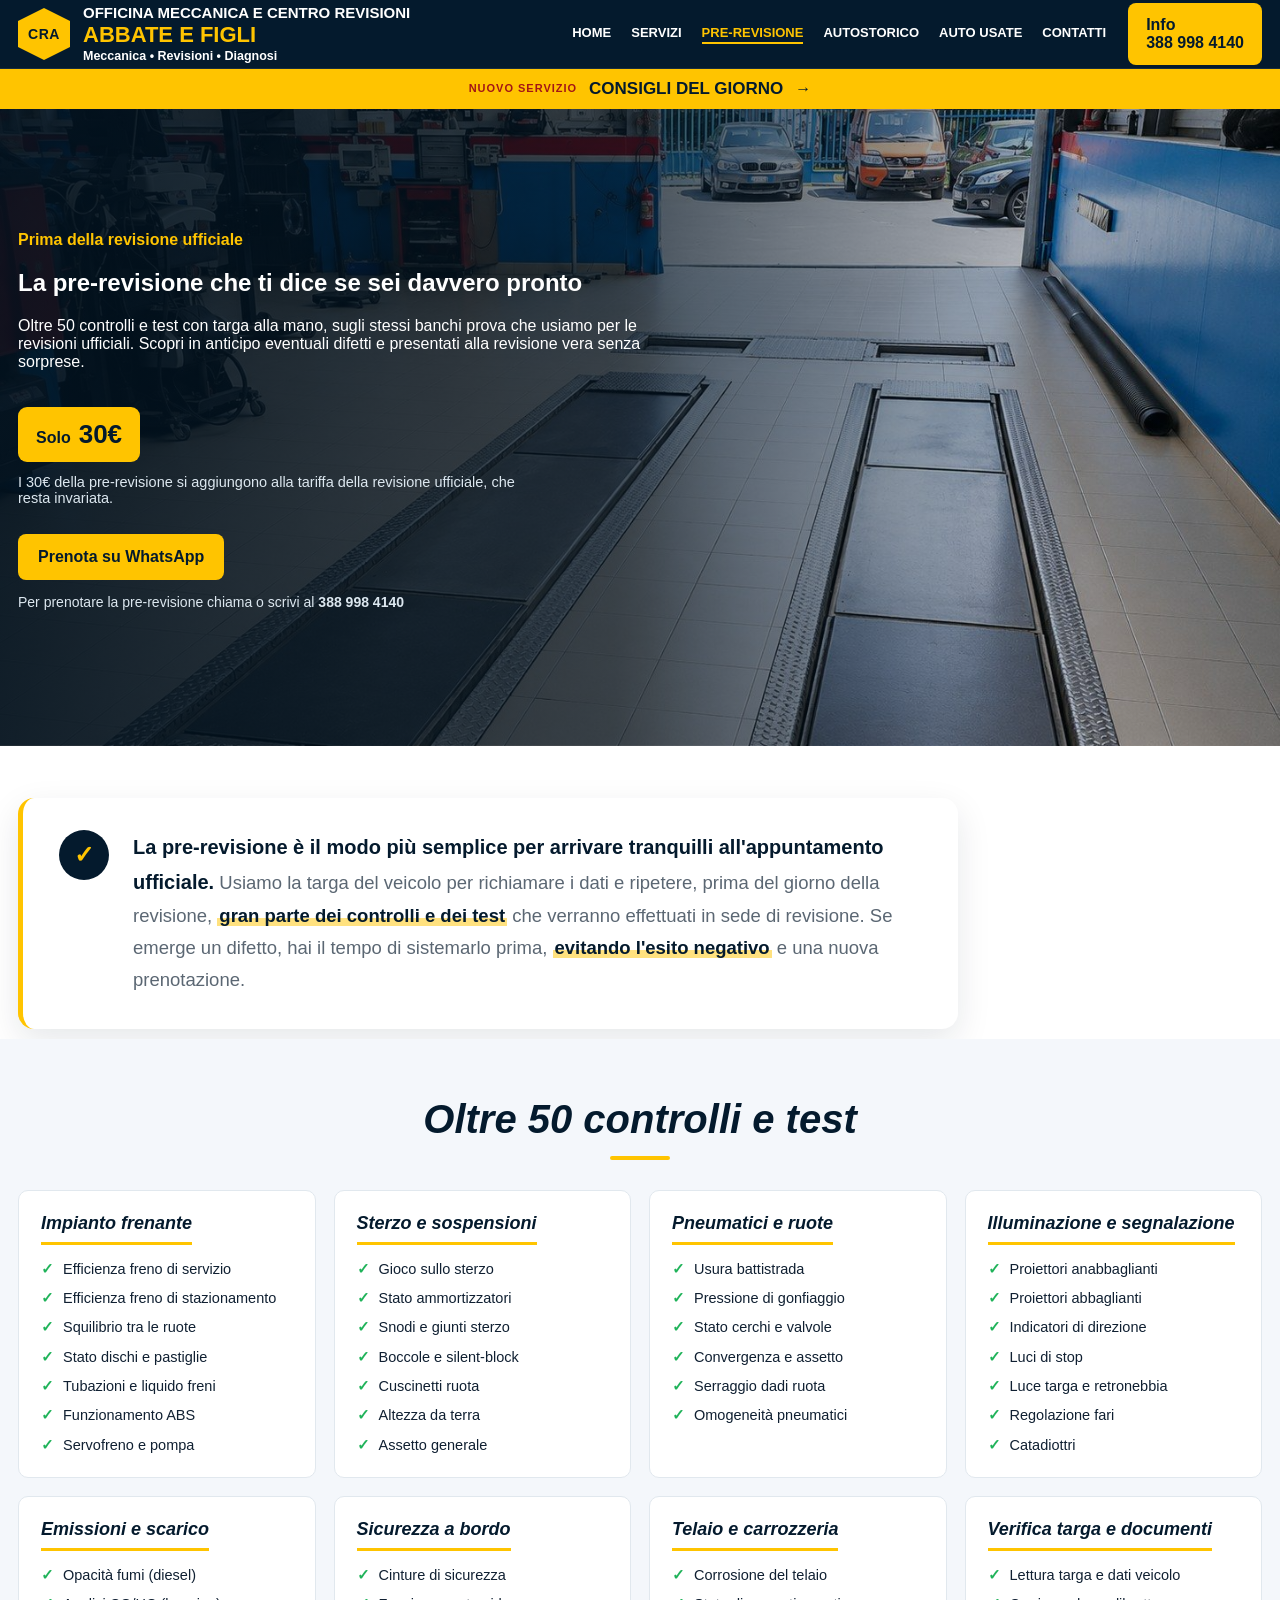
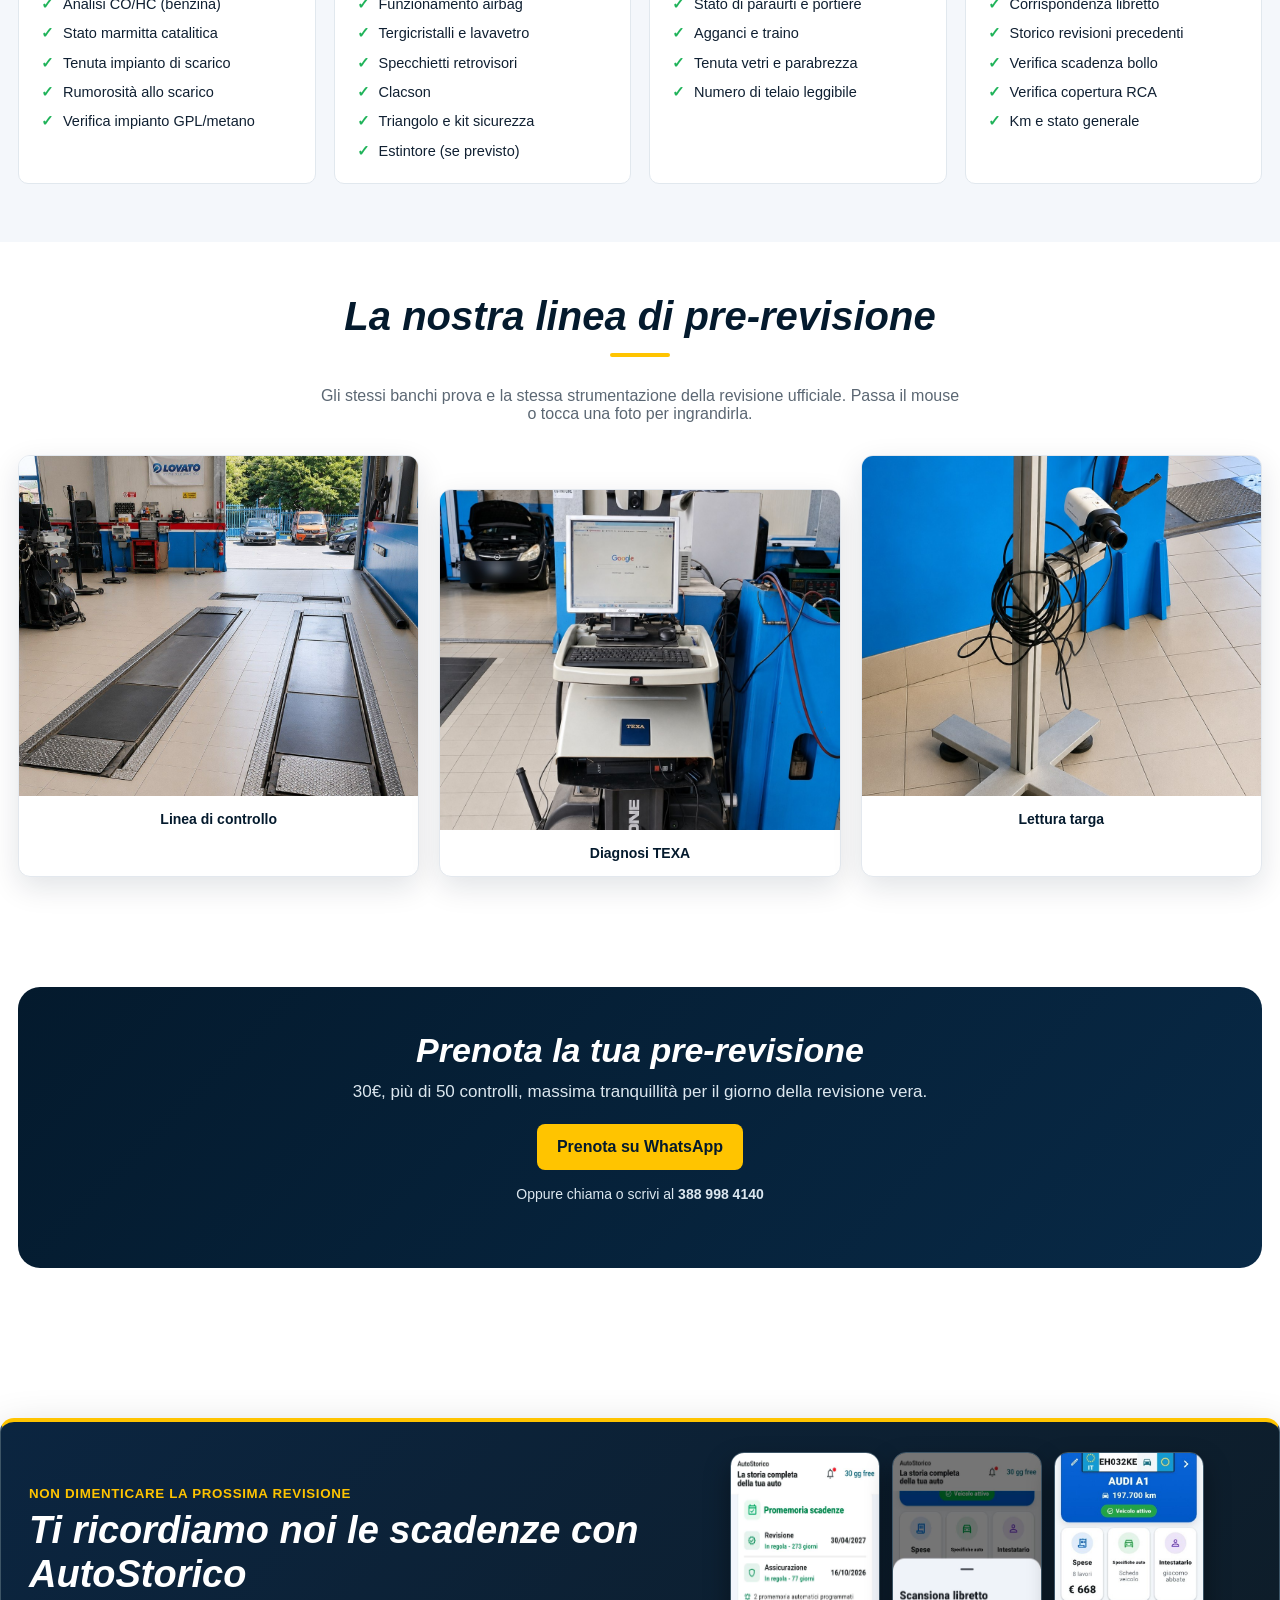
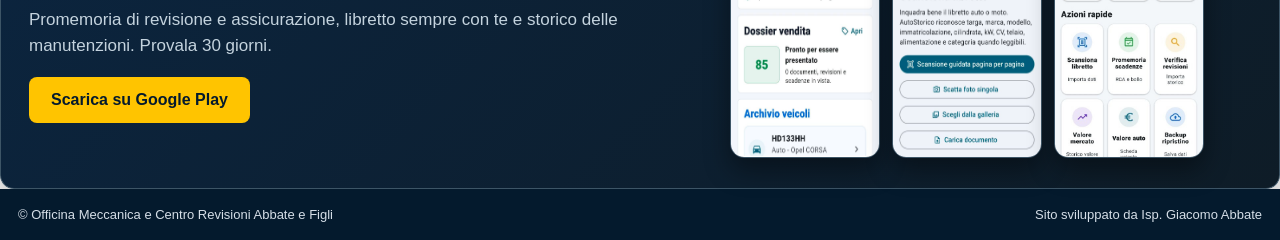
<file: pre-revisione.html>
<!doctype html>
<html lang="it">
<head>
<script>
/* Esclude le visite del proprietario da Google Analytics.
   Apri una volta ?no_track=1 per disattivare il tracciamento su questo dispositivo, ?no_track=0 per riattivarlo. */
(function(){
  try {
    var p = new URLSearchParams(location.search).get('no_track');
    if (p === '1') localStorage.setItem('no_track', '1');
    if (p === '0') localStorage.removeItem('no_track');
    if (localStorage.getItem('no_track') === '1') window['ga-disable-G-HGBM2XETY7'] = true;
  } catch (e) {}
})();
</script>
<script async src="https://www.googletagmanager.com/gtag/js?id=G-HGBM2XETY7"></script>
<script>
  window.dataLayer = window.dataLayer || [];
  function gtag(){dataLayer.push(arguments);}
  gtag('js', new Date());
  gtag('config', 'G-HGBM2XETY7');
</script>

<meta charset="utf-8">
<meta name="viewport" content="width=device-width, initial-scale=1">
<title>Pre-Revisione a 30€ | Centro Revisione Abbate e Figli Palermo</title>
<meta name="description" content="Pre-revisione a 30€ con oltre 50 controlli e test con targa: scopri prima se la tua auto è pronta per la revisione ufficiale. Officina Abbate e Figli, Palermo.">
<meta name="robots" content="index, follow">
<link rel="canonical" href="https://abbaterevisioniauto.it/pre-revisione.html">
<meta property="og:locale" content="it_IT">
<meta property="og:type" content="website">
<meta property="og:title" content="Pre-Revisione a 30€ | Centro Revisione Abbate e Figli">
<meta property="og:description" content="Oltre 50 controlli e test con targa prima della revisione ufficiale. Scopri se la tua auto è pronta.">
<meta property="og:url" content="https://abbaterevisioniauto.it/pre-revisione.html">
<meta property="og:image" content="https://abbaterevisioniauto.it/assets/pre_revisione_1.jpg">
<meta name="twitter:card" content="summary_large_image">
<script type="application/ld+json">{"@context":"https://schema.org","@type":"Service","serviceType":"Pre-revisione veicoli","provider":{"@type":"AutoRepair","name":"Officina Meccanica e Centro Revisioni Abbate e Figli","address":{"@type":"PostalAddress","streetAddress":"Viale della Resurrezione 74/A","addressLocality":"Palermo","addressRegion":"PA","postalCode":"90146","addressCountry":"IT"}},"areaServed":"Palermo","offers":{"@type":"Offer","price":"30","priceCurrency":"EUR"}}</script>
<style>
body{opacity:0;animation:pageFadeIn .4s ease forwards;transition:opacity .28s ease}@keyframes pageFadeIn{to{opacity:1}}body.fade-out{opacity:0!important;animation:none}
<style>
body{opacity:0;animation:pageFadeIn .4s ease forwards;transition:opacity .28s ease}@keyframes pageFadeIn{to{opacity:1}}body.fade-out{opacity:0!important;animation:none}
:root{--navy:#041a2d;--navy2:#082946;--yellow:#ffc400;--white:#fff;--text:#102032;--muted:#5b6773;--light:#f4f7fb;--green:#20b35a;--line:#dfe7ee}
*{box-sizing:border-box}html{scroll-behavior:smooth}body{margin:0;font-family:Arial,Helvetica,sans-serif;color:var(--text);background:#fff}img{display:block;width:100%}img:not(.logo-badge){transition:filter .2s ease}a{text-decoration:none;color:inherit}.wrap{width:min(1440px,calc(100% - 36px));margin:auto}
header{position:sticky;top:0;z-index:50;background:var(--navy);color:white;border-bottom:1px solid rgba(255,255,255,.08)}.revision-notice{background:var(--yellow);color:var(--navy);font-weight:900;font-size:14px;text-align:center;padding:9px 18px}.revision-notice span{display:inline-block;margin:0 7px}.topbar{min-height:68px;display:flex;align-items:center;gap:22px}.logo{display:flex;align-items:center;gap:13px;margin-right:auto;font-weight:900;line-height:1}.logo-badge{width:52px;height:52px;background:var(--yellow);color:var(--navy);display:grid;place-items:center;clip-path:polygon(50% 0%,100% 25%,100% 75%,50% 100%,0% 75%,0% 25%);transition:transform .25s ease;font-size:14px;font-weight:900;letter-spacing:.5px}.logo:hover .logo-badge{transform:rotate(8deg) scale(1.05)}.logo span{font-size:15px}.logo strong{display:block;color:var(--yellow);font-size:22px;margin-top:4px}.logo small{display:block;margin-top:4px}.desktop-nav{display:flex;gap:20px;font-weight:800;font-size:13px;white-space:nowrap}.desktop-nav a{position:relative;padding-bottom:4px;transition:color .2s ease}.desktop-nav a:after{content:"";position:absolute;left:0;bottom:0;width:0;height:2px;background:var(--yellow);transition:width .25s ease}.desktop-nav a:hover,.desktop-nav a.active{color:var(--yellow)}.desktop-nav a:hover:after,.desktop-nav a.active:after{width:100%}.wa-btn,.primary-btn,.outline-btn{display:inline-flex;align-items:center;justify-content:center;border-radius:8px;font-weight:900;transition:transform .2s ease,box-shadow .2s ease}.wa-btn:hover,.primary-btn:hover{transform:translateY(-3px);box-shadow:0 10px 20px rgba(255,196,0,.35)}.outline-btn:hover{transform:translateY(-3px);background:rgba(255,255,255,.12)}.wa-btn{background:var(--yellow);color:var(--navy);padding:13px 18px}.primary-btn{background:var(--yellow);color:var(--navy);padding:14px 20px}.outline-btn{border:2px solid rgba(255,255,255,.75);color:white;padding:12px 20px}.menu-toggle{display:none;border:2px solid var(--yellow);background:transparent;color:#fff;border-radius:7px;padding:10px 13px;font-weight:900;cursor:pointer}.mobile-nav{display:none;background:#06243c;border-top:1px solid rgba(255,255,255,.12);padding:10px 18px 16px}.mobile-nav.is-open{display:grid}.mobile-nav a{padding:13px 5px;border-bottom:1px solid rgba(255,255,255,.12);font-weight:900}.mobile-nav a:last-child{border-bottom:0}.play-btn{display:inline-flex;align-items:center;gap:9px;background:#101820;color:#fff;border:1px solid rgba(255,255,255,.35);border-radius:8px;padding:12px 16px;margin-top:22px;font-weight:900}.play-btn small{display:block;font-weight:700;color:#cdd7df;font-size:11px}.play-btn strong{display:block;font-size:15px}
.hero{min-height:590px;color:#fff;display:flex;align-items:center;background-color:#082946;background-image:linear-gradient(90deg,rgba(2,18,31,.96) 0%,rgba(2,18,31,.68) 44%,rgba(2,18,31,.12) 75%),url('assets/officina_2.jpg');background-size:cover,auto 100%;background-position:center,right center;background-repeat:no-repeat}.hero-copy{max-width:700px;padding:72px 0 105px}.kicker{color:var(--yellow);font-weight:900;margin-bottom:18px}.hero h1{font-size:clamp(52px,6.8vw,88px);line-height:1.02;margin:0 0 22px;font-style:italic}.hero h1 em{font-style:normal;color:var(--yellow)}.hero p{font-size:21px;line-height:1.6;max-width:650px}.actions{display:flex;gap:14px;flex-wrap:wrap;margin-top:28px}
.quickbar{background:var(--navy);color:white}.quickgrid{display:grid;grid-template-columns:repeat(5,1fr)}.quickitem{padding:22px 18px;border-right:1px solid rgba(255,255,255,.12);display:flex;gap:12px;align-items:center;font-weight:700}.quickitem:last-child{border-right:0}.icon{width:46px;height:46px;border:2px solid var(--yellow);border-radius:50%;display:grid;place-items:center;color:var(--yellow);font-size:22px;flex:0 0 auto}
.revision-feature{padding:34px 0 0;background:#fff}.revision-feature-inner{display:grid;grid-template-columns:1fr 1fr;background:#f4f7fb;border:1px solid #e1e8ee;border-radius:10px;overflow:hidden}.revision-feature img{height:360px;object-fit:cover;object-position:center 52%;filter:contrast(1.08) saturate(1.08) brightness(1.04)}.revision-feature-copy{padding:38px;display:flex;flex-direction:column;justify-content:center}.revision-feature-copy h2{margin:0 0 16px;color:var(--navy);font-size:41px;line-height:1.1;font-style:italic;display:inline-block;padding-bottom:10px;border-bottom:3px solid var(--yellow)}.revision-feature-copy p{margin:0;color:var(--muted);font-size:17px;line-height:1.6}.revision-feature-tags{display:flex;flex-wrap:wrap;gap:9px;margin-top:21px}.revision-feature-tags span{background:#fff;border:1px solid #cfdce6;border-radius:7px;padding:8px 11px;color:var(--navy);font-weight:900;font-size:13px}
section{padding:58px 0}.section-title{text-align:center;font-size:40px;margin:0 0 30px;color:var(--navy);font-style:italic}.section-title:after{content:"";display:block;width:60px;height:4px;background:var(--yellow);margin:14px auto 0;border-radius:10px}.services{display:grid;grid-template-columns:repeat(4,1fr);gap:18px}.service-card{background:#fff;border-radius:10px;overflow:hidden;box-shadow:0 10px 30px rgba(7,28,48,.12);border:1px solid #e3e8ee;transition:transform .3s ease,box-shadow .3s ease}.service-card:hover{transform:translateY(-8px);box-shadow:0 20px 42px rgba(7,28,48,.22)}.service-card img{height:180px;object-fit:cover;transition:transform .4s ease}.service-card:hover img{transform:scale(1.07)}.service-card.gas-service img{height:220px;object-fit:contain;object-position:center;background:#eaf0f4;padding:5px}.diagnostic-images{display:grid;grid-template-columns:1fr 1fr;height:180px;overflow:hidden;background:#edf2f6}.service-card .diagnostic-images img{width:100%;height:180px;object-fit:cover}.service-card .body{padding:18px;text-align:center}.service-card h3{margin:0 0 10px;color:var(--navy);font-size:19px;font-style:italic}.service-card p{margin:0;color:var(--muted);font-size:14px;line-height:1.55}.featured-services{display:grid;grid-template-columns:repeat(2,1fr);gap:20px;margin-top:26px}.featured-service{display:grid;grid-template-columns:1.05fr .95fr;min-height:240px;background:var(--navy);color:#fff;border-radius:10px;overflow:hidden;box-shadow:0 10px 24px rgba(7,28,48,.16);transition:transform .3s ease,box-shadow .3s ease}.featured-service:hover{transform:translateY(-6px);box-shadow:0 18px 36px rgba(7,28,48,.3)}.featured-service img{height:100%;min-height:240px;object-fit:cover;transition:transform .4s ease}.featured-service:hover img{transform:scale(1.06)}.featured-service .body{padding:28px;display:flex;flex-direction:column;justify-content:center}.featured-service .eyebrow{color:var(--yellow);font-size:12px;font-weight:900;margin-bottom:9px}.featured-service h3{margin:0 0 10px;font-size:28px;font-style:italic}.featured-service p{margin:0;color:#d7e2ea;line-height:1.5}
.gas-services{padding:0 0 58px;background:#fff}.gas-services-inner{display:grid;grid-template-columns:.9fr 1.1fr;background:var(--navy);border-radius:10px;overflow:hidden;color:#fff}.gas-services-inner>img{width:calc(100% - 48px);height:auto;max-height:430px;align-self:center;justify-self:center;object-fit:contain;background:#eaf0f4;border-radius:8px;padding:10px}.gas-services-copy{padding:38px}.gas-services-copy h2{margin:0 0 16px;font-size:41px;font-style:italic;display:inline-block;padding-bottom:10px;border-bottom:3px solid var(--yellow)}.gas-services-copy>p{margin:0;color:#d7e2ea;font-size:17px;line-height:1.6}.gas-services-list{display:grid;gap:12px;margin:24px 0}.gas-services-item{display:grid;grid-template-columns:48px 1fr;gap:13px;align-items:start;background:rgba(255,255,255,.08);border:1px solid rgba(255,255,255,.15);border-radius:7px;padding:14px}.gas-service-badge{width:48px;height:48px;display:grid;place-items:center;border-radius:50%;background:var(--yellow);color:var(--navy);font-size:13px;font-weight:900}.gas-services-item h3{margin:0 0 4px;font-size:17px}.gas-services-item p{margin:0;color:#d7e2ea;font-size:14px;line-height:1.45}.gas-services-link{display:inline-flex;align-items:center;justify-content:center;min-height:48px;padding:10px 16px;background:var(--yellow);border-radius:7px;color:var(--navy);font-weight:900;transition:transform .2s ease,box-shadow .2s ease}.gas-services-link:hover{transform:translateY(-3px);box-shadow:0 10px 20px rgba(255,196,0,.35)}
.reviews-section{padding:0 0 58px;background:#fff}.reviews-panel{display:grid;grid-template-columns:1.2fr .8fr;gap:28px;align-items:center;background:#f4f7fb;border:1px solid #e1e8ee;border-radius:10px;padding:36px 40px}.reviews-copy .kicker{margin-bottom:10px}.reviews-copy h2{margin:0 0 16px;color:var(--navy);font-size:39px;font-style:italic;display:inline-block;padding-bottom:10px;border-bottom:3px solid var(--yellow)}.reviews-copy p{margin:0;color:var(--muted);font-size:17px;line-height:1.6}.reviews-actions{display:grid;gap:12px}.review-cta,.review-secondary{display:flex;align-items:center;justify-content:center;min-height:54px;border-radius:7px;padding:12px 18px;text-align:center;font-weight:900;transition:transform .2s ease,box-shadow .2s ease}.review-cta:hover,.review-secondary:hover{transform:translateY(-3px);box-shadow:0 10px 20px rgba(7,28,48,.18)}.review-cta{background:var(--yellow);color:var(--navy)}.review-secondary{border:1px solid #adc1d0;color:var(--navy);background:#fff}.reviews-grid{grid-column:1/-1;display:grid;grid-template-columns:repeat(2,1fr);gap:16px}.review-card{display:flex;flex-direction:column;gap:12px;min-height:205px;background:#fff;border:1px solid #dce6ed;border-radius:8px;padding:22px;transition:transform .3s ease,box-shadow .3s ease}.review-card:hover{transform:translateY(-5px);box-shadow:0 14px 28px rgba(7,28,48,.14)}.review-card blockquote{margin:0;line-height:1.55}.review-author{margin-top:auto;display:flex;justify-content:space-between;gap:12px;color:var(--navy);font-weight:900}.review-meta{font-size:13px;color:#667786}.review-stars{color:#efad00;letter-spacing:2px}.review-footer{grid-column:1/-1;color:var(--muted)}.review-form{grid-column:1/-1;display:grid;gap:14px;padding:24px;background:#eaf1f6;border:1px solid #cfdee8;border-radius:8px}.review-form-grid{display:grid;grid-template-columns:repeat(2,1fr);gap:13px}.review-field{display:grid;gap:7px;font-size:14px;font-weight:900;color:var(--navy)}.review-field.full{grid-column:1/-1}.review-field input,.review-field select,.review-field textarea{width:100%;border:1px solid #aec2d1;border-radius:6px;background:#fff;font:inherit;font-weight:400;padding:12px}.review-field textarea{min-height:110px}.review-submit{justify-self:start;padding:12px 18px;border:0;border-radius:7px;background:#0b5d7b;color:#fff;font-weight:900}
.qualifications{background:#f4f7fb}.qualifications-grid{display:grid;grid-template-columns:.85fr 1.65fr;gap:30px}.qualification-copy h2{margin:0 0 6px;color:var(--navy);font-size:47px;font-style:italic;display:inline-block;padding-bottom:10px;border-bottom:3px solid var(--yellow)}.qualification-copy p{color:var(--muted);font-size:17px;line-height:1.6}.qualification-list{list-style:none;padding:0;display:grid;gap:12px}.qualification-list li:before{content:"+";margin-right:10px;color:var(--navy);background:var(--yellow);border-radius:50%;padding:2px 7px;font-weight:900}.qualification-gallery{display:grid;grid-template-columns:repeat(2,1fr);gap:16px}.qualification-gallery figure{margin:0;background:#fff;border:1px solid #e1e8ee;border-radius:8px;overflow:hidden;transition:transform .3s ease,box-shadow .3s ease}.qualification-gallery figure:hover{transform:translateY(-6px);box-shadow:0 14px 30px rgba(7,28,48,.18)}.qualification-gallery img{height:260px;object-fit:contain;background:#edf2f6;padding:8px}.qualification-gallery figcaption{padding:13px;text-align:center;color:var(--navy);font-weight:900}
.autostorico{background:linear-gradient(135deg,var(--navy),var(--navy2));color:white;border-radius:22px;padding:38px}.auto-grid{display:grid;grid-template-columns:.9fr 1.7fr;gap:28px;align-items:center}.auto-copy h2{font-size:52px;margin:0 0 8px;font-style:italic;display:inline-block;padding-bottom:10px;border-bottom:3px solid var(--yellow)}.auto-copy h2 span{color:var(--yellow)}.auto-copy p{color:#dce7ef;line-height:1.55}.auto-copy ul{list-style:none;padding:0;display:grid;gap:9px}.auto-copy li{padding-left:26px;text-indent:-26px}.auto-copy li:before{content:"✓";color:var(--yellow);font-weight:900;margin-right:10px}.phones{display:flex;gap:14px;overflow-x:auto}.phone{margin:0;flex:0 0 calc((100% - 28px)/3);background:#fff;border-radius:12px;overflow:hidden;transition:transform .3s ease,box-shadow .3s ease}.phone:hover{transform:translateY(-6px);box-shadow:0 14px 30px rgba(0,0,0,.25)}.phone img{height:350px;object-fit:contain;background:#f2f5f8}.phone figcaption{padding:11px;text-align:center;color:var(--navy);font-size:13px;font-weight:900}
.info{background:#f4f7fb}.info-grid{display:grid;grid-template-columns:1fr 1.4fr 1.2fr 1.1fr;background:white;border-radius:12px;box-shadow:0 8px 26px rgba(5,28,48,.1);overflow:hidden}.info-box{padding:24px;border-right:1px solid #e3e8ee}.info-box:last-child{border-right:0}.info-box h3{color:var(--navy);margin-top:0}.team{display:grid;grid-template-columns:repeat(3,1fr);gap:12px}.person-photo{height:140px;border-radius:8px;background:linear-gradient(135deg,#dbe7ef,#a9bfd0);display:flex;align-items:flex-end;justify-content:center;padding:14px;color:var(--navy);font-weight:900;text-align:center}.role{font-size:12px;color:#526070;margin-top:6px}.map{width:100%;height:190px;border:0;border-radius:9px}footer{background:var(--navy);color:#d5dee7;padding:18px 0;font-size:13px}.footer-row{display:flex;justify-content:space-between;gap:20px;flex-wrap:wrap}
@media(max-width:1100px){.desktop-nav{display:none}.menu-toggle{display:block}.services{grid-template-columns:repeat(2,1fr)}.quickgrid{grid-template-columns:repeat(2,1fr)}.auto-grid,.qualifications-grid,.revision-feature-inner,.gas-services-inner,.reviews-panel{grid-template-columns:1fr}.featured-services{grid-template-columns:1fr}.reviews-grid{grid-template-columns:1fr}.review-form-grid{grid-template-columns:1fr}.review-field.full{grid-column:auto}.info-grid{grid-template-columns:1fr 1fr}}
@media(max-width:700px){.revision-notice{font-size:12px}.topbar{min-height:78px;padding:10px 0;gap:10px;align-items:center}.logo-badge{width:42px;height:42px;border-width:3px;font-size:11px}.logo span{font-size:11px}.logo strong{font-size:16px}.logo small{font-size:9px}.wa-btn{font-size:10px;padding:9px}.menu-toggle{font-size:11px;padding:9px}.hero{min-height:610px;background-size:cover,cover;background-position:center,62% center}.hero-copy{padding:58px 0 80px}.hero h1{font-size:43px}.quickgrid,.services,.info-grid,.team{grid-template-columns:1fr}.qualification-gallery{grid-template-columns:repeat(2,1fr)}.featured-service{grid-template-columns:1fr}.phones{gap:12px}.phone{flex-basis:calc((100% - 12px)/2)}.autostorico{padding:24px}.auto-copy h2{font-size:36px}}
.pre-revisione-promo{padding:0 0 58px;background:#fff}.pre-revisione-inner{display:grid;grid-template-columns:1.15fr .85fr;background:linear-gradient(135deg,var(--navy),var(--navy2));border-radius:22px;overflow:hidden;color:#fff}.pre-revisione-copy{padding:44px}.pre-revisione-copy h2{margin:0 0 16px;font-size:38px;line-height:1.15;font-style:italic;display:inline-block;padding-bottom:10px;border-bottom:3px solid var(--yellow)}.pre-revisione-copy p{margin:0;color:#dce7ef;font-size:17px;line-height:1.6}.pre-revisione-copy strong{color:var(--yellow)}.pre-revisione-tags{display:flex;flex-wrap:wrap;gap:9px;margin:22px 0 6px}.pre-revisione-tags span{background:rgba(255,255,255,.1);border:1px solid rgba(255,255,255,.25);border-radius:7px;padding:8px 12px;font-weight:900;font-size:13px}.pre-revisione-photo img{height:100%;min-height:340px;object-fit:cover}
.pr-hero{min-height:420px;color:#fff;display:flex;align-items:center;background-color:#082946;background-image:linear-gradient(90deg,rgba(2,18,31,.92) 0%,rgba(2,18,31,.72) 48%,rgba(2,18,31,.2) 85%),url('assets/pre_revisione_1.jpg');background-size:cover,cover;background-position:center,center}.pr-hero-copy{max-width:680px;padding:64px 0}.pr-price-badge{display:inline-flex;align-items:baseline;gap:8px;background:var(--yellow);color:var(--navy);border-radius:9px;padding:12px 18px;font-weight:900;margin-top:20px}.pr-price-badge strong{font-size:26px}
.pr-intro{padding:52px 0 10px}.pr-intro-card{max-width:940px;display:flex;gap:24px;align-items:flex-start;background:#fff;border-left:5px solid var(--yellow);border-radius:16px;box-shadow:0 12px 34px rgba(7,28,48,.1);padding:32px 36px}.pr-intro-icon{flex:0 0 auto;width:50px;height:50px;border-radius:50%;background:var(--navy);color:var(--yellow);display:grid;place-items:center;font-size:24px;font-weight:900}.pr-intro-text p{margin:0;color:var(--muted);font-size:18.5px;line-height:1.75}.pr-intro-text .lead{color:var(--navy);font-weight:900;font-size:20px}.pr-intro-text .hl{background:linear-gradient(180deg,transparent 62%,rgba(255,196,0,.5) 62%);font-weight:800;color:var(--navy);padding:0 2px}@media(max-width:700px){.pr-intro-card{flex-direction:column;padding:26px 22px;gap:16px}.pr-intro-text .lead{font-size:18px}.pr-intro-text p{font-size:16.5px}}
.pr-checklist{background:#f4f7fb}.pr-checklist-grid{display:grid;grid-template-columns:repeat(4,1fr);gap:18px}.pr-check-card{background:#fff;border:1px solid #e1e8ee;border-radius:10px;padding:22px}.pr-check-card h3{margin:0 0 14px;color:var(--navy);font-size:18px;font-style:italic;display:inline-block;padding-bottom:8px;border-bottom:3px solid var(--yellow)}.pr-check-card ul{list-style:none;margin:0;padding:0;display:grid;gap:9px}.pr-check-card li{color:var(--text);font-size:14.5px;line-height:1.4;padding-left:22px;position:relative}.pr-check-card li:before{content:"✓";position:absolute;left:0;color:#20b35a;font-weight:900}
.pr-gallery{padding:52px 0}.pr-gallery-grid{display:flex;gap:20px}.pr-gallery-grid figure{position:relative;margin:0;flex:1;background:#fff;border-radius:12px;overflow:hidden;box-shadow:0 10px 30px rgba(7,28,48,.12);border:1px solid #e3e8ee;transition:transform .3s ease,box-shadow .3s ease}.pr-gallery-grid figure:hover{transform:translateY(-8px);box-shadow:0 22px 46px rgba(7,28,48,.24)}.pr-gallery-grid figure:nth-child(2){margin-top:34px}.pr-gallery-grid img{width:100%;height:340px;object-fit:cover;display:block}.pr-gallery-grid figcaption{padding:15px;text-align:center;color:var(--navy);font-weight:900;font-size:14px}.pr-gallery-grid .zoom-hint{position:absolute;top:14px;right:14px;display:flex;align-items:center;gap:6px;background:rgba(8,41,70,.82);color:#fff;font-size:12px;font-weight:800;padding:7px 12px;border-radius:20px;opacity:0;transform:translateY(-6px);transition:opacity .25s ease,transform .25s ease;pointer-events:none}.pr-gallery-grid figure:hover .zoom-hint{opacity:1;transform:translateY(0)}.pr-gallery-lead{max-width:640px;margin:0 auto 32px;text-align:center;color:var(--muted);font-size:16px}
.pr-cta{background:linear-gradient(135deg,var(--navy),var(--navy2));border-radius:22px;color:#fff;padding:44px;text-align:center;margin-bottom:58px}.pr-cta h2{margin:0 0 12px;font-size:34px;font-style:italic}.pr-cta p{margin:0 0 22px;color:#dce7ef;font-size:17px}
@media(max-width:1100px){.pr-checklist-grid{grid-template-columns:repeat(2,1fr)}}
@media(max-width:700px){.pr-hero{min-height:460px}.pr-hero-copy{padding:48px 0}.pr-checklist-grid{grid-template-columns:1fr}.pr-gallery-grid{flex-direction:column}.pr-gallery-grid figure:nth-child(2){margin-top:0}}
</style>
</head>
<body>
<script>
document.addEventListener('click',function(e){var a=e.target.closest('a');if(!a)return;var href=a.getAttribute('href');if(!href||href.charAt(0)==='#'||href.indexOf('http')===0||href.indexOf('mailto')===0||href.indexOf('tel')===0||a.target==='_blank')return;e.preventDefault();document.body.classList.add('fade-out');setTimeout(function(){window.location.href=href;},280);});
</script>

<header>
<div class="wrap topbar">
<a class="logo" href="index.html"><div class="logo-badge">CRA</div><span>OFFICINA MECCANICA E CENTRO REVISIONI<strong>ABBATE E FIGLI</strong><small>Meccanica • Revisioni • Diagnosi</small></span></a>
<nav class="desktop-nav"><a href="index.html#home">HOME</a><a href="index.html#servizi">SERVIZI</a><a class="active" href="pre-revisione.html">PRE-REVISIONE</a><a href="autostorico.html">AUTOSTORICO</a><a href="auto-usate.html">AUTO USATE</a><a href="index.html#contatti">CONTATTI</a></nav>
<button class="menu-toggle" id="menu-toggle" type="button" aria-expanded="false" aria-controls="mobile-nav">MENU</button>
<a class="wa-btn" href="https://wa.me/393889984140?text=Buongiorno%2C%20vorrei%20prenotare%20una%20pre-revisione." target="_blank">Info<br>388 998 4140</a>
</div>
<nav class="mobile-nav" id="mobile-nav"><a href="index.html#home">HOME</a><a href="index.html#servizi">SERVIZI E MECCANICA</a><a href="pre-revisione.html">PRE-REVISIONE</a><a href="autostorico.html">AUTOSTORICO</a><a href="auto-usate.html">AUTO USATE</a><a href="index.html#contatti">CONTATTI</a></nav>
</header>
<main>
<section class="pr-hero"><div class="wrap"><div class="pr-hero-copy"><div class="kicker">Prima della revisione ufficiale</div><h1>La pre-revisione che ti dice se sei davvero pronto</h1><p>Oltre 50 controlli e test con targa alla mano, sugli stessi banchi prova che usiamo per le revisioni ufficiali. Scopri in anticipo eventuali difetti e presentati alla revisione vera senza sorprese.</p><div class="pr-price-badge"><span>Solo</span><strong>30€</strong></div><p style="margin-top:12px;color:#dce7ef;font-size:14.5px;max-width:520px">I 30€ della pre-revisione si aggiungono alla tariffa della revisione ufficiale, che resta invariata.</p><div class="actions"><a class="primary-btn" href="https://wa.me/393889984140?text=Buongiorno%2C%20vorrei%20prenotare%20una%20pre-revisione." target="_blank">Prenota su WhatsApp</a></div><p style="margin-top:14px;color:#dce7ef;font-size:14px">Per prenotare la pre-revisione chiama o scrivi al <strong>388 998 4140</strong></p></div></div></section>
<section class="pr-intro"><div class="wrap"><div class="pr-intro-card"><div class="pr-intro-icon">✓</div><div class="pr-intro-text"><p><span class="lead">La pre-revisione è il modo più semplice per arrivare tranquilli all'appuntamento ufficiale.</span> Usiamo la targa del veicolo per richiamare i dati e ripetere, prima del giorno della revisione, <span class="hl">gran parte dei controlli e dei test</span> che verranno effettuati in sede di revisione. Se emerge un difetto, hai il tempo di sistemarlo prima, <span class="hl">evitando l'esito negativo</span> e una nuova prenotazione.</p></div></div></div></section>
<section class="pr-checklist"><div class="wrap"><h2 class="section-title">Oltre 50 controlli e test</h2><div class="pr-checklist-grid">
<div class="pr-check-card"><h3>Impianto frenante</h3><ul><li>Efficienza freno di servizio</li><li>Efficienza freno di stazionamento</li><li>Squilibrio tra le ruote</li><li>Stato dischi e pastiglie</li><li>Tubazioni e liquido freni</li><li>Funzionamento ABS</li><li>Servofreno e pompa</li></ul></div>
<div class="pr-check-card"><h3>Sterzo e sospensioni</h3><ul><li>Gioco sullo sterzo</li><li>Stato ammortizzatori</li><li>Snodi e giunti sterzo</li><li>Boccole e silent-block</li><li>Cuscinetti ruota</li><li>Altezza da terra</li><li>Assetto generale</li></ul></div>
<div class="pr-check-card"><h3>Pneumatici e ruote</h3><ul><li>Usura battistrada</li><li>Pressione di gonfiaggio</li><li>Stato cerchi e valvole</li><li>Convergenza e assetto</li><li>Serraggio dadi ruota</li><li>Omogeneità pneumatici</li></ul></div>
<div class="pr-check-card"><h3>Illuminazione e segnalazione</h3><ul><li>Proiettori anabbaglianti</li><li>Proiettori abbaglianti</li><li>Indicatori di direzione</li><li>Luci di stop</li><li>Luce targa e retronebbia</li><li>Regolazione fari</li><li>Catadiottri</li></ul></div>
<div class="pr-check-card"><h3>Emissioni e scarico</h3><ul><li>Opacità fumi (diesel)</li><li>Analisi CO/HC (benzina)</li><li>Stato marmitta catalitica</li><li>Tenuta impianto di scarico</li><li>Rumorosità allo scarico</li><li>Verifica impianto GPL/metano</li></ul></div>
<div class="pr-check-card"><h3>Sicurezza a bordo</h3><ul><li>Cinture di sicurezza</li><li>Funzionamento airbag</li><li>Tergicristalli e lavavetro</li><li>Specchietti retrovisori</li><li>Clacson</li><li>Triangolo e kit sicurezza</li><li>Estintore (se previsto)</li></ul></div>
<div class="pr-check-card"><h3>Telaio e carrozzeria</h3><ul><li>Corrosione del telaio</li><li>Stato di paraurti e portiere</li><li>Agganci e traino</li><li>Tenuta vetri e parabrezza</li><li>Numero di telaio leggibile</li></ul></div>
<div class="pr-check-card"><h3>Verifica targa e documenti</h3><ul><li>Lettura targa e dati veicolo</li><li>Corrispondenza libretto</li><li>Storico revisioni precedenti</li><li>Verifica scadenza bollo</li><li>Verifica copertura RCA</li><li>Km e stato generale</li></ul></div>
</div></div></section>
<section class="pr-gallery"><div class="wrap"><h2 class="section-title">La nostra linea di pre-revisione</h2><p class="pr-gallery-lead">Gli stessi banchi prova e la stessa strumentazione della revisione ufficiale. Passa il mouse o tocca una foto per ingrandirla.</p><div class="pr-gallery-grid"><figure><img src="assets/pre_revisione_1.jpg" alt="Banchi prova per la pre-revisione nell'officina Abbate e Figli"><span class="zoom-hint">🔍 Ingrandisci</span><figcaption>Linea di controllo</figcaption></figure><figure><img src="assets/pre_revisione_2.jpg" alt="Postazione diagnosi TEXA per la pre-revisione"><span class="zoom-hint">🔍 Ingrandisci</span><figcaption>Diagnosi TEXA</figcaption></figure><figure><img src="assets/pre_revisione_3.jpg" alt="Telecamera lettura targa per il test di pre-revisione"><span class="zoom-hint">🔍 Ingrandisci</span><figcaption>Lettura targa</figcaption></figure></div></div></section>
<section><div class="wrap"><div class="pr-cta"><h2>Prenota la tua pre-revisione</h2><p>30€, più di 50 controlli, massima tranquillità per il giorno della revisione vera.</p><a class="primary-btn" href="https://wa.me/393889984140?text=Buongiorno%2C%20vorrei%20prenotare%20una%20pre-revisione." target="_blank">Prenota su WhatsApp</a><p style="margin-top:16px;color:#dce7ef;font-size:14px">Oppure chiama o scrivi al <strong>388 998 4140</strong></p></div></div></section>
</main>
<footer><div class="wrap footer-row"><span>© Officina Meccanica e Centro Revisioni Abbate e Figli</span><span>Sito sviluppato da Isp. Giacomo Abbate</span></div></footer>
<script>
const menuToggle=document.getElementById('menu-toggle');const mobileNav=document.getElementById('mobile-nav');menuToggle.addEventListener('click',function(){const open=mobileNav.classList.toggle('is-open');menuToggle.setAttribute('aria-expanded',open?'true':'false');menuToggle.textContent=open?'CHIUDI':'MENU';});mobileNav.querySelectorAll('a').forEach(function(link){link.addEventListener('click',function(){mobileNav.classList.remove('is-open');menuToggle.setAttribute('aria-expanded','false');menuToggle.textContent='MENU';});});
(function(){var GROUPS=['.workshop-gallery-grid','.qualification-gallery','.diagnostic-images','.phones','.reviews-grid'];var ov=document.createElement('div');ov.style.cssText='display:none;position:fixed;inset:0;background:rgba(2,10,18,.92);z-index:9999;align-items:center;justify-content:center;padding:24px;cursor:zoom-out';var zi=document.createElement('img');zi.style.cssText='max-width:92vw;max-height:92vh;width:auto;object-fit:contain;border-radius:6px;box-shadow:0 25px 60px rgba(0,0,0,.6)';ov.appendChild(zi);function makeArrow(dir){var b=document.createElement('button');b.type='button';b.setAttribute('aria-label',dir==='prev'?'Foto precedente':'Foto successiva');b.innerHTML=dir==='prev'?'&#10094;':'&#10095;';b.style.cssText='position:fixed;top:50%;'+(dir==='prev'?'left:14px':'right:14px')+';transform:translateY(-50%);z-index:10000;background:rgba(255,255,255,.14);color:#fff;border:1px solid rgba(255,255,255,.4);border-radius:50%;width:46px;height:46px;font-size:18px;line-height:1;cursor:pointer;display:none;align-items:center;justify-content:center';document.body.appendChild(b);return b;}var prevBtn=makeArrow('prev');var nextBtn=makeArrow('next');document.body.appendChild(ov);var currentGroup=[];var currentIndex=0;function show(index){if(!currentGroup.length)return;currentIndex=(index+currentGroup.length)%currentGroup.length;var el=currentGroup[currentIndex];zi.src=el.currentSrc||el.src;zi.alt=el.alt||'';var multi=currentGroup.length>1;prevBtn.style.display=multi?'flex':'none';nextBtn.style.display=multi?'flex':'none';}function openFor(el){var group=null;for(var i=0;i<GROUPS.length;i++){var container=el.closest(GROUPS[i]);if(container){group=Array.prototype.slice.call(container.querySelectorAll('img'));break;}}currentGroup=group&&group.length?group:[el];show(currentGroup.indexOf(el));ov.style.display='flex';}document.querySelectorAll('img').forEach(function(el){el.style.cursor='zoom-in';el.addEventListener('click',function(e){e.preventDefault();e.stopPropagation();openFor(el);});});prevBtn.addEventListener('click',function(e){e.stopPropagation();show(currentIndex-1);});nextBtn.addEventListener('click',function(e){e.stopPropagation();show(currentIndex+1);});ov.addEventListener('click',function(){ov.style.display='none';prevBtn.style.display='none';nextBtn.style.display='none';});document.addEventListener('keydown',function(e){if(ov.style.display!=='flex')return;if(e.key==='Escape'){ov.style.display='none';prevBtn.style.display='none';nextBtn.style.display='none';}if(e.key==='ArrowRight')show(currentIndex+1);if(e.key==='ArrowLeft')show(currentIndex-1);});var touchStartX=null;ov.addEventListener('touchstart',function(e){touchStartX=e.changedTouches[0].clientX;});ov.addEventListener('touchend',function(e){if(touchStartX===null)return;var dx=e.changedTouches[0].clientX-touchStartX;if(Math.abs(dx)>40){if(dx<0)show(currentIndex+1);else show(currentIndex-1);}touchStartX=null;});})();
</script>
<script src="app-promo.js"></script>
<script src="site-nav.js"></script>
<script src="analytics-events.js"></script>
<script src="contact-bar.js"></script>
</body>
</html>
</file>
<file: styles.css>
:root { --ink:#11202a; --muted:#53636d; --line:#dbe5e8; --blue:#096f92; --deep:#123c4a; --soft:#f1f7f8; --green:#168752; --orange:#c87205; --purple:#7150b8; }
* { box-sizing:border-box; } html { scroll-behavior:smooth; } body { margin:0; color:var(--ink); background:#fff; font-family:Manrope,Arial,sans-serif; } main,footer { max-width:1160px; margin:auto; padding-inline:28px; }
.topbar { height:84px; display:flex; align-items:center; justify-content:space-between; }.brand { color:var(--ink); font-size:20px; font-weight:800; text-decoration:none; display:inline-flex; gap:10px; align-items:center; }.brand-mark { width:31px; height:31px; display:grid; place-items:center; color:white; background:var(--blue); border-radius:7px; }.topbar nav { display:flex; gap:24px; }.topbar nav a,.secondary-link { color:var(--blue); font-size:14px; font-weight:800; text-decoration:none; }
.hero { min-height:650px; display:grid; grid-template-columns:1.1fr .9fr; gap:76px; align-items:center; padding:76px 70px 76px 62px; background:var(--soft); border-radius:8px; overflow:hidden; }.eyebrow { margin:0 0 14px; color:var(--blue); font-size:13px; font-weight:800; letter-spacing:1px; } h1,h2,h3,p { letter-spacing:0; } h1 { max-width:680px; margin:0; font-size:60px; line-height:1.1; font-style:italic; } .lead { max-width:620px; margin:24px 0 30px; color:var(--muted); font-size:20px; line-height:1.65; }.actions { display:flex; align-items:center; flex-wrap:wrap; gap:22px; }.store-button { display:inline-flex; align-items:center; justify-content:center; min-height:51px; padding:12px 21px; color:white; background:var(--blue); border-radius:6px; font-size:14px; font-weight:800; text-decoration:none; transition:transform .2s ease,box-shadow .2s ease; }.store-button:hover { transform:translateY(-3px); box-shadow:0 12px 22px #096f9240; }.trust-row { display:flex; flex-wrap:wrap; gap:16px; margin-top:24px; color:var(--muted); font-size:14px; font-weight:700; }.trust-row span:first-child { color:var(--green); }.hero-media { width:min(100%,324px); justify-self:end; border:8px solid #14242e; border-radius:31px; overflow:hidden; box-shadow:0 28px 54px #12364738; background:white; transition:transform .3s ease; }.hero-media:hover { transform:translateY(-6px); }.hero-media img { width:100%; display:block; }
.intro-band { display:grid; grid-template-columns:1fr 1fr; gap:44px; padding:78px 10%; text-align:center; }.intro-band p,.intro-band strong { font-size:22px; line-height:1.5; }.intro-band p { margin:0; color:var(--muted); }.intro-band strong { color:var(--ink); }.features { padding:70px 0 98px; border-top:1px solid var(--line); }.section-heading { max-width:700px; }.section-heading h2,.split-copy h2,.scan-section h2,.security h2,.cta h2 { margin:0; font-size:43px; line-height:1.2; font-style:italic; }.section-heading h2,.split-copy h2,.scan-section h2 { display:inline-block; padding-bottom:10px; border-bottom:3px solid var(--blue); }.section-heading > p:last-child,.split-copy p,.scan-section p,.security p,.cta p { color:var(--muted); line-height:1.65; }.section-heading > p:last-child { margin:17px 0 0; font-size:17px; }.feature-grid { display:grid; grid-template-columns:repeat(4,1fr); gap:22px; margin-top:42px; }.feature-grid article { min-height:220px; padding:26px; border:1px solid var(--line); border-radius:8px; transition:transform .3s ease,box-shadow .3s ease; }.feature-grid article:hover { transform:translateY(-6px); box-shadow:0 16px 32px #12364720; }.feature-icon { width:43px; height:43px; display:grid; place-items:center; border-radius:8px; font-size:20px; font-weight:800; }.blue { color:#096fbe;background:#e5f1ff; }.green { color:var(--green);background:#e4f6eb; }.orange { color:var(--orange);background:#fff1dc; }.purple { color:var(--purple);background:#eee7ff; }.gold { color:#a1750a;background:#fff3cf; }.teal { color:#0c7f74;background:#e0f7f3; }.pink { color:#b8298f;background:#fbe4f3; }.red { color:#c22b2b;background:#fde3e3; }.feature-grid h3 { margin:17px 0 8px; font-size:19px; }.feature-grid p { margin:0; color:var(--muted); font-size:15px; line-height:1.6; }
.app-guide { margin:0; padding:82px 7% 72px; color:var(--ink); background:#e7f5ef; border-radius:12px; overflow:hidden; }.app-guide .section-heading { max-width:760px; }.app-guide .eyebrow { color:#16775a; }.app-guide .section-heading h2 { color:#143d34; }.app-guide .section-heading > p:last-child { color:#4c685f; }.app-guide-grid { display:grid; gap:52px; margin:64px 0 54px; }.app-guide-card { display:grid; grid-template-columns:minmax(245px,.72fr) minmax(0,1fr); gap:76px; align-items:center; min-height:520px; padding:40px 8%; background:#f7fcfa; border:1px solid #cbe3d9; border-radius:16px; box-shadow:0 18px 44px #174c3e12; transition:transform .3s ease,box-shadow .3s ease; }.app-guide-card:hover { transform:translateY(-6px); box-shadow:0 26px 54px #174c3e22; }.app-guide-card:nth-child(even) { grid-template-columns:minmax(0,1fr) minmax(245px,.72fr); }.app-guide-card:nth-child(even) figure { order:2; transform:translateY(30px); }.app-guide-card:nth-child(odd) figure { transform:translateY(-18px); }.app-guide-card figure { width:min(100%,292px); max-height:520px; justify-self:center; margin:0; overflow:hidden; background:white; border:7px solid #172832; border-radius:29px; box-shadow:0 22px 44px #123e3233; }.app-guide-card figure img { width:100%; display:block; object-fit:cover; object-position:top center; }.app-guide-copy { max-width:520px; }.card-number { display:inline-grid; width:36px; height:36px; place-items:center; color:white; background:#168752; border-radius:50%; font-size:12px; font-weight:800; }.card-kicker { margin:18px 0 8px!important; color:#168752!important; font-size:12px!important; font-weight:800; letter-spacing:1px; }.app-guide-copy h3 { margin:0 0 15px; color:#173f35; font-size:34px; line-height:1.2; font-style:italic; }.app-guide-copy > p:not(.card-kicker) { margin:0; color:#52675f; font-size:17px; line-height:1.7; }.app-guide-copy ul { padding:0; margin:20px 0 0; list-style:none; color:#234e42; font-size:15px; font-weight:700; line-height:2; }.app-guide-copy li::before { content:'✓'; margin-right:10px; color:#168752; }.more-functions { display:flex; flex-wrap:wrap; justify-content:center; gap:10px; }.more-functions span { padding:11px 15px; color:#0f493e; background:white; border:1px solid #c8e5d8; border-radius:999px; font-size:13px; font-weight:800; }.estimate-note { max-width:760px; margin:22px auto 0; color:#5b7069; font-size:13px; line-height:1.55; text-align:center; }
.split-panel { display:grid; grid-template-columns:.76fr 1fr; gap:90px; align-items:center; padding:82px 9%; background:#edf6f8; border-radius:8px; }.screen-card { width:min(100%,286px); justify-self:center; overflow:hidden; border:7px solid #172832; border-radius:29px; box-shadow:0 20px 42px #1236472b; }.screen-card img,.scan-image img { width:100%; display:block; }.split-copy p { margin:16px 0; }.split-copy ul { padding:0; list-style:none; color:var(--ink); font-size:14px; font-weight:700; line-height:2.15; }.split-copy li::before { content:'✓'; margin-right:10px; color:var(--green); }.scan-section { display:grid; grid-template-columns:1fr .75fr; gap:86px; align-items:center; padding:96px 10%; }.scan-section p { max-width:525px; margin:17px 0 22px; }.scan-image { width:min(100%,288px); justify-self:center; overflow:hidden; border:7px solid #172832; border-radius:29px; box-shadow:0 18px 38px #12364724; }.security { display:grid; grid-template-columns:auto 1fr auto; gap:22px; align-items:center; padding:34px 40px; border:1px solid #b9dfe0; border-radius:8px; background:#f4fbfb; }.security-icon { width:48px; height:48px; display:grid; place-items:center; color:white; background:var(--green); border-radius:50%; font-weight:800; }.security h2 { font-size:24px; font-style:italic; }.security p { max-width:700px; margin:7px 0 0; font-size:14px; }.cta { padding:80px 12%; text-align:center; color:white; background:var(--deep); border-radius:8px; margin:82px 0 36px; }.cta .eyebrow { color:#8de0e4; }.cta h2 { max-width:750px; margin-inline:auto; }.cta p { max-width:590px; margin:16px auto 0; color:#d6e7ea; }.cta .store-button { margin-top:26px; color:var(--deep); background:white; }.disabled { cursor:default; } footer { display:flex; justify-content:space-between; padding-bottom:30px; color:var(--muted); font-size:13px; }
@media (max-width:900px) { .app-guide-card,.app-guide-card:nth-child(even) { gap:42px; padding:38px 5%; } }
@media (max-width:800px) { main,footer { padding-inline:18px; }.topbar nav { display:none; }.hero { grid-template-columns:1fr; gap:42px; min-height:0; padding:50px 27px; }.hero-media { justify-self:center; }.intro-band { grid-template-columns:1fr; gap:22px; padding:60px 8%; }.feature-grid { grid-template-columns:repeat(3,1fr); }.app-guide { padding:56px 28px 52px; }.split-panel,.scan-section { grid-template-columns:1fr; gap:44px; padding:60px 26px; }.split-copy { order:-1; }.security { grid-template-columns:auto 1fr; padding:28px; }.security .secondary-link { grid-column:2; }.cta { padding:60px 25px; margin-top:60px; } h1 { font-size:38px; }.section-heading h2,.split-copy h2,.scan-section h2,.cta h2 { font-size:29px; } }
@media (max-width:650px) { .app-guide { padding:58px 20px 50px; }.app-guide-grid { gap:28px; margin-top:46px; }.app-guide-card,.app-guide-card:nth-child(even) { grid-template-columns:1fr; gap:32px; min-height:0; padding:32px 23px 38px; }.app-guide-card:nth-child(even) figure { order:0; }.app-guide-card:nth-child(n) figure { transform:none; max-height:none; }.app-guide-copy h3 { font-size:26px; }.app-guide-copy > p:not(.card-kicker) { font-size:16px; } }
@media (max-width:430px) { .feature-grid { grid-template-columns:1fr; }.intro-band p,.intro-band strong { font-size:18px; } footer { flex-direction:column; gap:6px; }.trust-row { display:grid; gap:8px; } }
.gold-copy h3 { font-size:38px; }
.gold-copy > p:not(.card-kicker) { font-size:19px; line-height:1.75; }
.gold-copy ul { font-size:16.5px; }
.gold-copy .card-kicker { font-size:13px!important; }
@media (max-width:650px) { .gold-copy h3 { font-size:28px; } .gold-copy > p:not(.card-kicker) { font-size:17px; } .gold-copy ul { font-size:15.5px; } }
</file>
